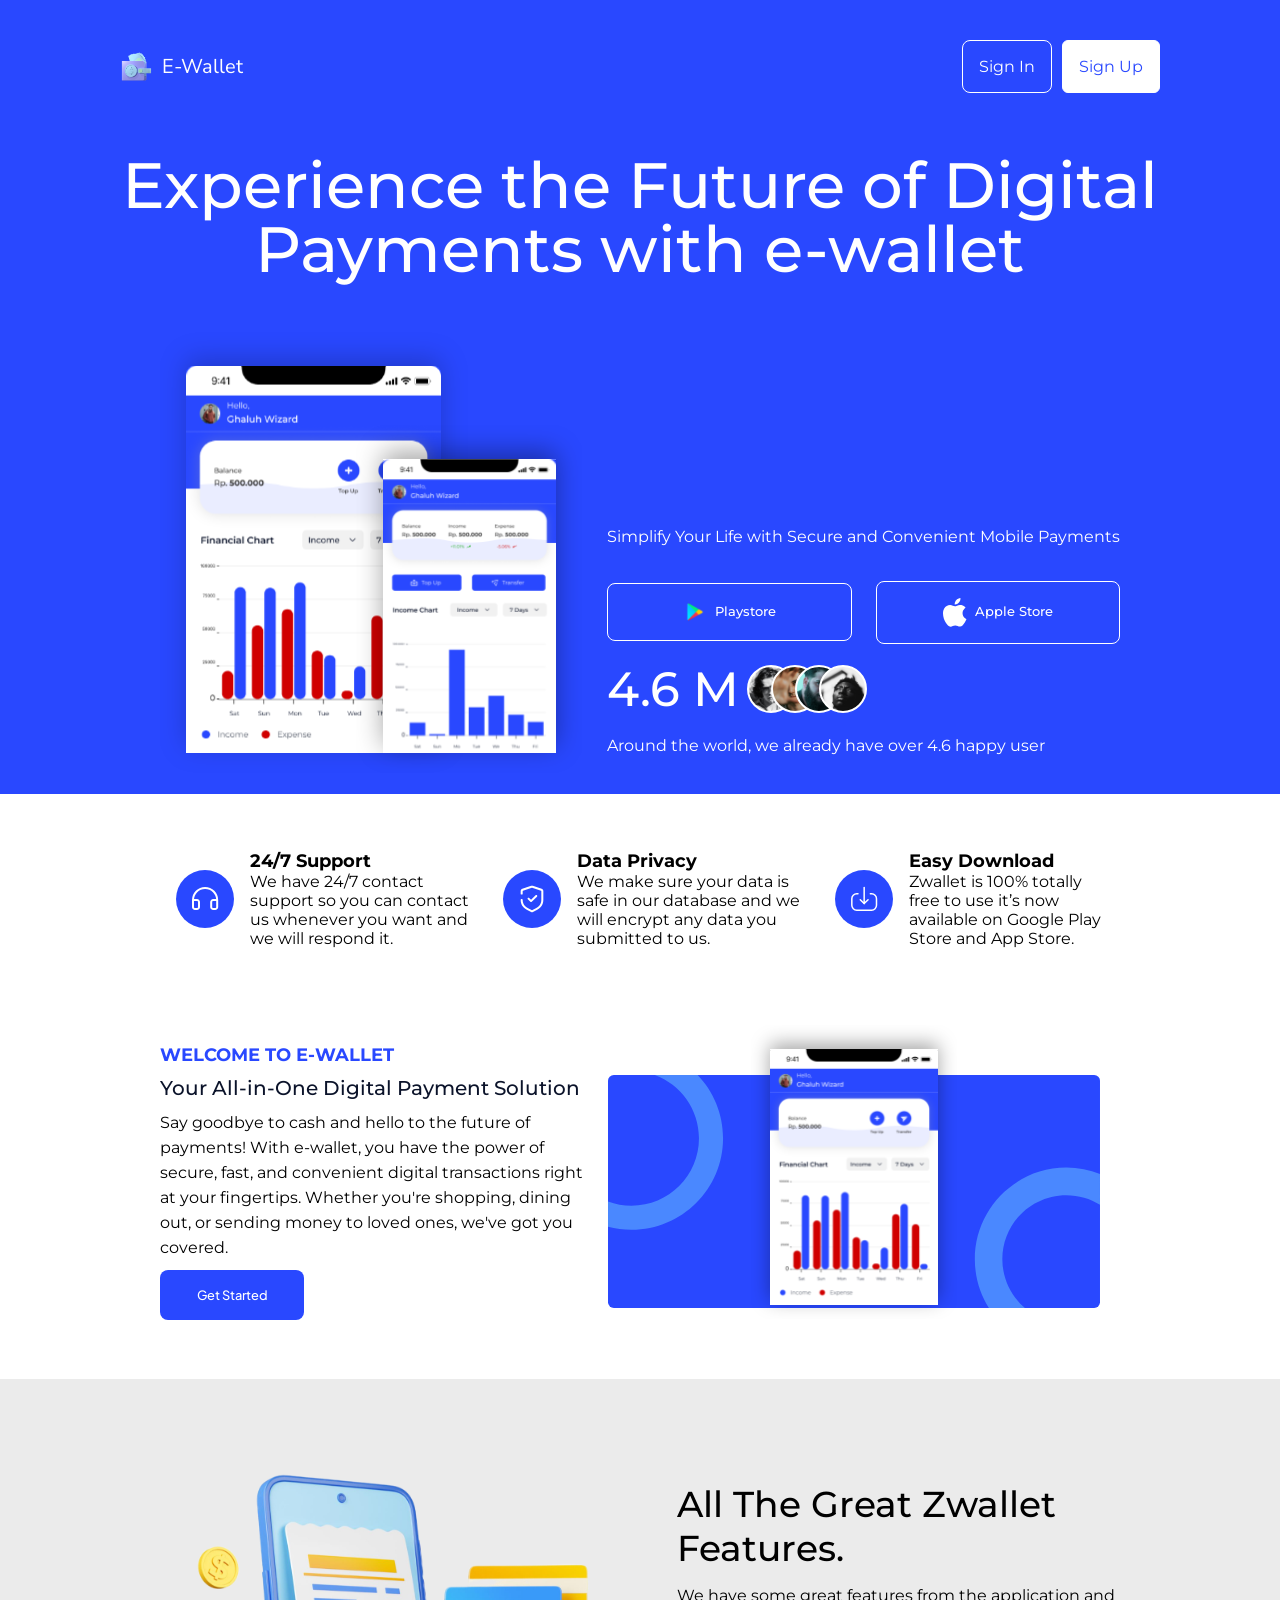
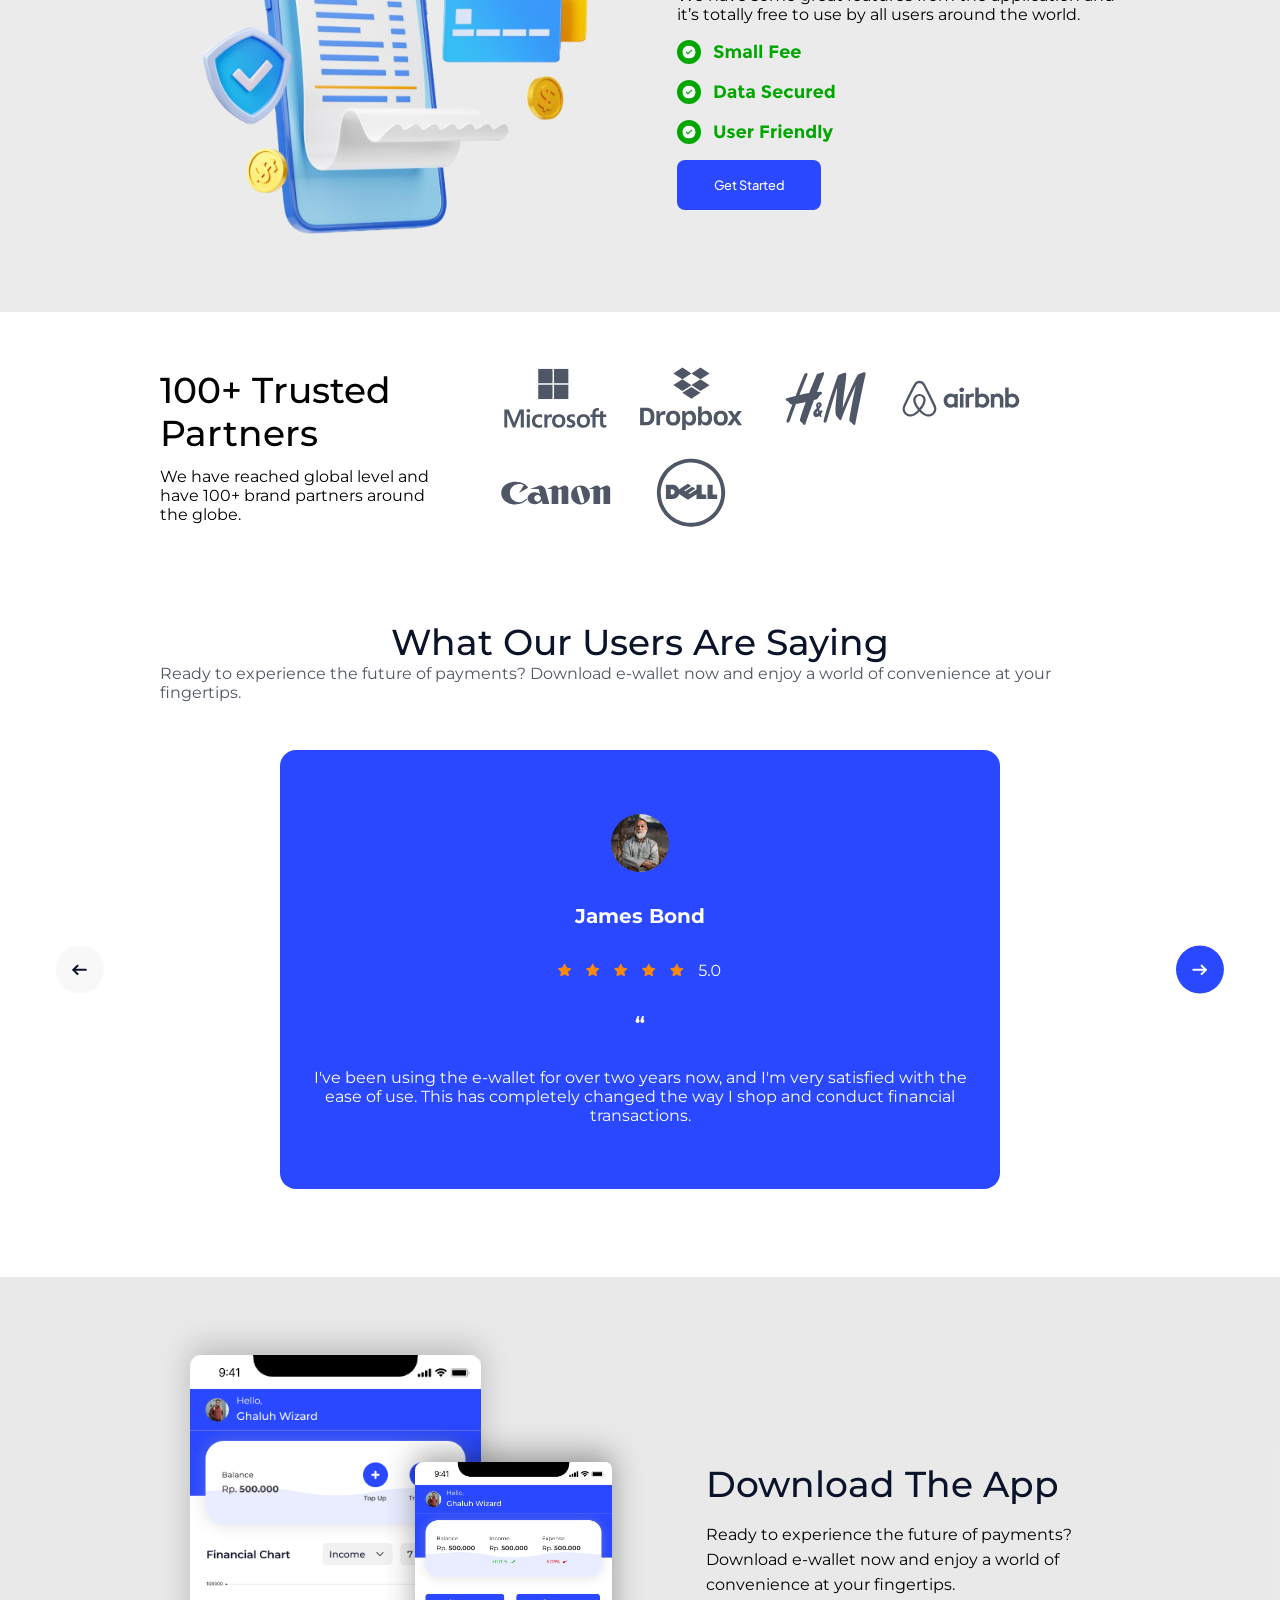
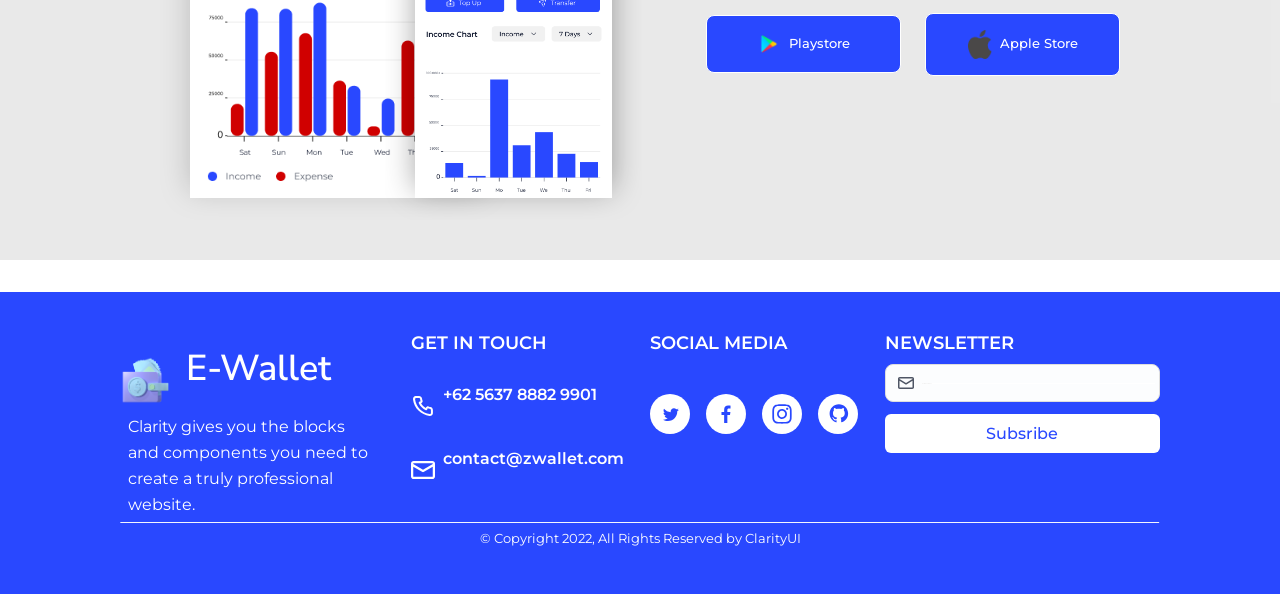
<file: index.html>
<!doctype html>
<html lang="en">
  <head>
    <meta charset="UTF-8" />
    <meta name="viewport" content="width=device-width, initial-scale=1.0" />
    <title>Landing Page V2</title>
    <link rel="preconnect" href="https://fonts.googleapis.com" />
    <link rel="preconnect" href="https://fonts.gstatic.com" crossorigin />
    <link
      href="https://fonts.googleapis.com/css2?family=Montserrat:ital,wght@0,100..900;1,100..900&family=Nunito+Sans:ital,opsz,wght@0,6..12,200..1000;1,6..12,200..1000&family=Plus+Jakarta+Sans:ital,wght@0,200..800;1,200..800&display=swap"
      rel="stylesheet"
    />
    <link rel="stylesheet" href="/style/landingPageV2.css" />
  </head>
  <body>
    <header>
      <nav class="navbar">
        <div class="logo">
          <img class="logo_image" src="../asset/money_wallet.png" alt="logo" />
          <p class="brand">E-Wallet</p>
        </div>

        <div class="btn-nav">
          <button onclick="location.href='../pages/register.html'" class="btn-detail">Sign In</button>
          <button onclick="location.href='../pages/login.html'" class="btn-detail-white">Sign Up</button>
        </div>
      </nav>
    </header>

    <main>
      <section class="hero">
        <div class="title">
          <h1>Experience the Future of Digital Payments with e-wallet</h1>
        </div>
        <div class="description">
          <img src="../asset/Group 1580.svg" alt="dashboard" />
          <div class="user-download">
            <p class="ads">
              Simplify Your Life with Secure and Convenient Mobile Payments
            </p>
            <div class="btn-download">
              <button>
                <img src="../asset/gplay.png" alt="gplay" />
                <p>Playstore</p>
              </button>
              <button>
                <img src="../asset/iconapple.svg" id="apple" alt="apple-store" />
                <p>Apple Store</p>
              </button>
            </div>
            <div class="total-user">
              <h1>4.6 M</h1>
              <img src="../asset/user.svg" alt="user" />
            </div>
            <p class="ads">
              Around the world, we already have over 4.6 happy user
            </p>
          </div>
        </div>
      </section>

      <section class="hero-1">
        <div class="feature-detail">
          <img src="../asset/Group 1307.svg" alt="icon-headphone" />
          <div class="content">
            <h3>24/7 Support</h3>
            <p>
              We have 24/7 contact support so you can contact us whenever you
              want and we will respond it.
            </p>
          </div>
        </div>
        <div class="feature-detail">
          <img src="../asset/Group 1307 (1).svg" alt="icon-shield" />
          <div class="content">
            <h3>Data Privacy</h3>
            <p>
              We make sure your data is safe in our database and we will encrypt
              any data you submitted to us.
            </p>
          </div>
        </div>
        <div class="feature-detail">
          <img src="../asset/Group 1307 (2).svg" alt="icon-download" />
          <div class="content">
            <h3>Easy Download</h3>
            <p>
              Zwallet is 100% totally free to use it’s now available on Google
              Play Store and App Store.
            </p>
          </div>
        </div>
      </section>

      <section class="hero-2">
        <div class="intro-detail">
          <h3>WELCOME TO E-WALLET</h3>
          <h1>Your All-in-One Digital Payment Solution</h1>
          <p>
            Say goodbye to cash and hello to the future of payments! With
            e-wallet, you have the power of secure, fast, and convenient digital
            transactions right at your fingertips. Whether you're shopping,
            dining out, or sending money to loved ones, we've got you covered.
          </p>
          <button onclick="location.href='../pages/login.html'">Get Started</button>
        </div>

        <div class="image">
          <img class="bg" src="../asset/Group 1308.svg" alt="bg" />
          <img
            class="mobile"
            src="../asset/Mobile - Dashboard V2.svg"
            alt="image-phone"
          />
        </div>
      </section>

      <section class="hero-3">
        <div class="benefit">
          <img
            src="../asset/online-payment-security-concept-3d-phone-bill 1.svg"
            alt="image"
          />
          <div class="benefit-detail">
            <h1>All The Great Zwallet Features.</h1>
            <p>
              We have some great features from the application and it’s totally
              free to use by all users around the world.
            </p>
            <img class="img1" src="../asset/Frame 57.svg" alt="small-fee" />
            <img class="img2" src="../asset/Frame 58.svg" alt="data-secure" />
            <img class="img3" src="../asset/Frame 59.svg" alt="user-friendly" />
            <button onclick="location.href='../pages/login.html'">Get Started</button>
          </div>
        </div>
      </section>

      <section class="hero-4">
        <div class="partners">
          <h2>100+ Trusted Partners</h2>
          <p>
            We have reached global level and have 100+ brand partners around the
            globe.
          </p>
        </div>
        <div class="brand-support">
          <img src="../asset/Group 21.svg" alt="icon-microsoft" />
          <img src="../asset/Group 22.svg" alt="icon-dropbox" />
          <img src="../asset/Group 23.svg" alt="icon-hm" />
          <img src="../asset/Group 16.svg" alt="icon-airbnb" />
          <img src="../asset/Group 17.svg" alt="icon-canon" />
          <img src="../asset/Group 18.svg" alt="icon-dell" />
        </div>
      </section>

      <section class="hero-5">
        <h2>What Our Users Are Saying</h2>
        <p>
          Ready to experience the future of payments? Download e-wallet now and
          enjoy a world of convenience at your fingertips.
        </p>
        <div class="testimoni">
          <img src="../asset/Group 1305.svg" class="arrow" alt="left-arrow" />
          <div class="box-testimoni">
            <img src="../asset/james.svg" class="profil" alt="james" />
            <h3>James Bond</h3>
            <img src="../asset/Frame 41 white.svg"  class="star" alt="rating" />
            <h3>“</h3>
            <p>
              I've been using the e-wallet for over two years now, and I'm very satisfied with the ease of use. This has completely changed the way I shop and conduct financial transactions.
            </p>
          </div>
          <img src="../asset/Group 1304.svg" class="arrow" alt="right-arrow">
        </div>
      </section>

      <section class="hero-6">
        <img src="../asset/Group 1580.svg" alt="mobile-dashboard">

        <div class="download">
          <h1>Download The App</h1>
          <p>Ready to experience the future of payments? Download e-wallet now and enjoy a world of convenience at your fingertips.</p>
          <div class="btn-download">
              <button>
                <img src="../asset/gplay.png" alt="gplay" />
                <p>Playstore</p>
              </button>
              <button>
                <img src="../asset/icon.png" alt="apple-store" />
                <p>Apple Store</p>
              </button>
          </div>
        </div>
      </section>
    </main>

    <footer>
      <div class="footer-desc">
        <div class="detail-brand">
          <div class="logo-footer">
            <img src="../asset/money_wallet.png" alt="logo" />
            <p>E-Wallet</p>
          </div>
          <p>
            Clarity gives you the blocks and components you need to create a
            truly professional website.
          </p>
        </div>

        <div class="contact">
          <h2>GET IN TOUCH</h2>
          <div class="phone">
            <img src="../asset/u_phone.svg" alt="phone" />
            <p>+62 5637 8882 9901</p>
          </div>
          <div class="mail">
            <img src="../asset/mail.svg" alt="mail" />
            <p>contact@zwallet.com</p>
          </div>
        </div>
        <div class="sosmed">
          <h2>SOCIAL MEDIA</h2>
          <div class="sosmed-icon">
            <img src="../asset/twt.svg" alt="twitter" />
            <img src="../asset/2.svg" alt="fb" />
            <img src="../asset/3.svg" alt="ig" />
            <img src="../asset/4.svg" alt="github" />
          </div>
        </div>
        <form>
          <label for="email-footer">NEWSLETTER</label>
          <div class="input-box">
            <img src="../asset/Vector.svg" alt="icon_email" />
            <input type="email" id="email" placeholder="Enter Your Email" />
          </div>
          <button>Subsribe</button>
        </form>
      </div>
      <img src="../asset/Line 63.svg" alt="line">
      <p>© Copyright 2022, All Rights Reserved by ClarityUI</p>
    </footer>
  </body>
</html>
</file>
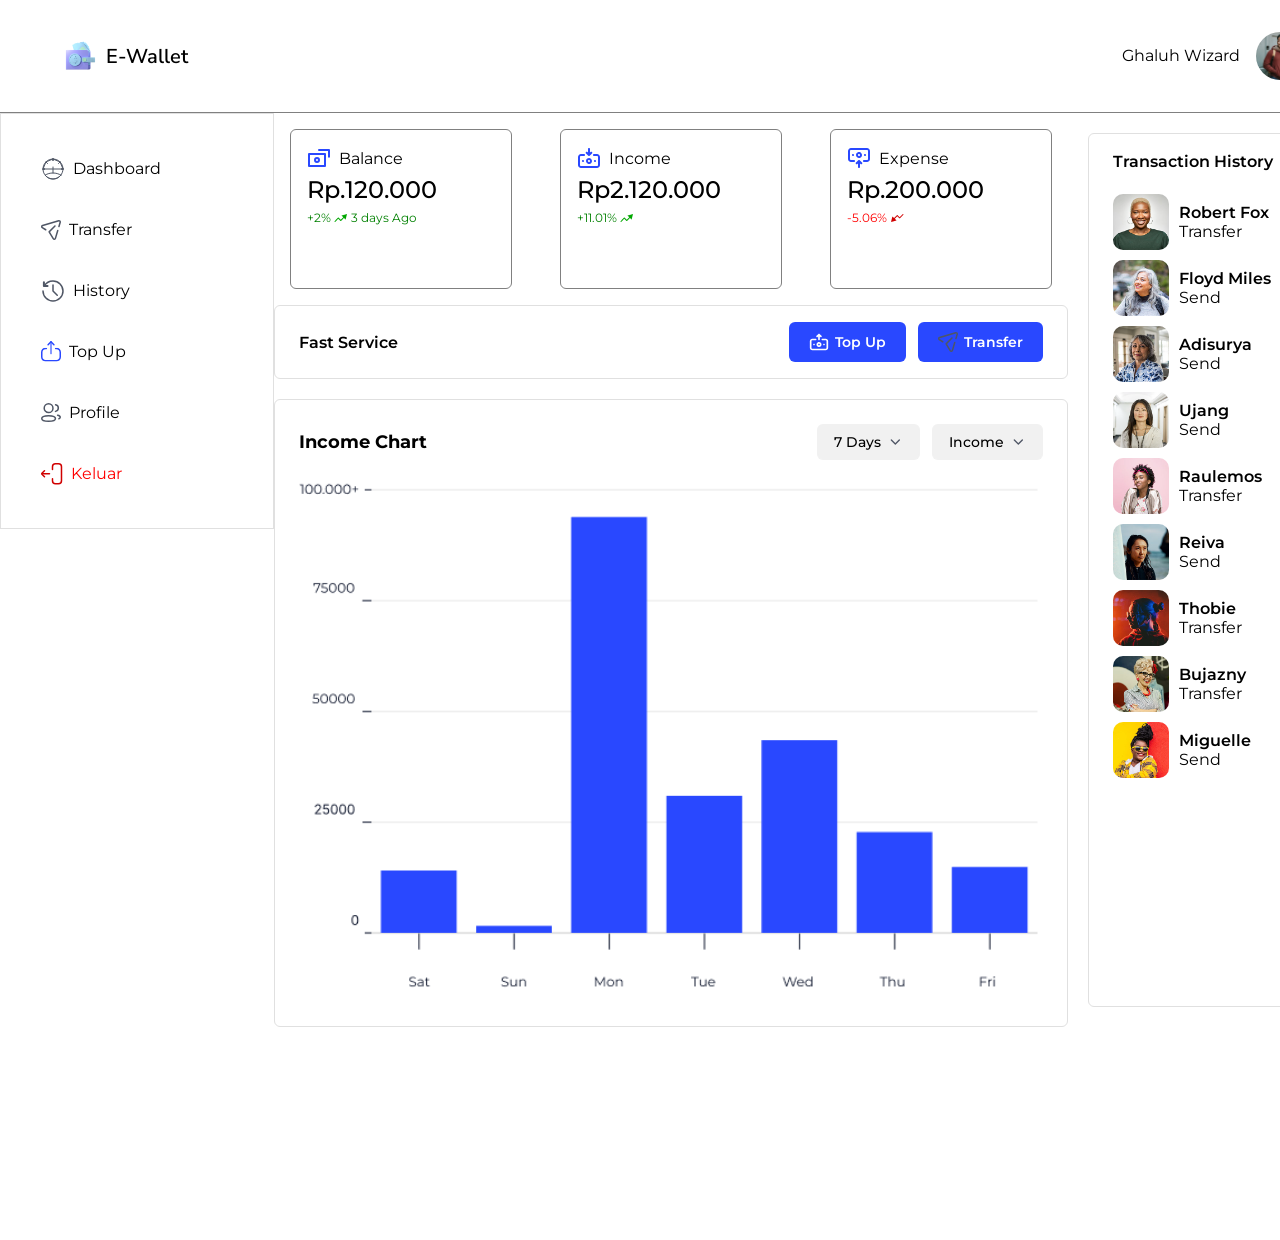
<file: pages/dashboardV1.html>
<!doctype html>
<html lang="en">
  <head>
    <meta charset="UTF-8" />
    <meta name="viewport" content="width=device-width, initial-scale=1.0" />
    <title>Dashboard V1</title>
    <link rel="preconnect" href="https://fonts.googleapis.com" />
    <link rel="preconnect" href="https://fonts.gstatic.com" crossorigin />
    <link
      href="https://fonts.googleapis.com/css2?family=Montserrat:ital,wght@0,100..900;1,100..900&family=Nunito+Sans:ital,opsz,wght@0,6..12,200..1000;1,6..12,200..1000&family=Plus+Jakarta+Sans:ital,wght@0,200..800;1,200..800&display=swap"
      rel="stylesheet"
    />
    <link rel="stylesheet" href="../style/dashboardV1.css" />
  </head>
  <body>
    <header>
      <div class="logo">
        <img class="logo_image" src="../asset/money_wallet.png" alt="logo" />
        <p class="brand">E-Wallet</p>
      </div>

      <div class="profil">
        <p class="name">Ghaluh Wizard</p>
        <img src="../asset/Ellipse 185.svg" class="pp" alt="photo" />
        <img src="../asset/down.svg" alt="dropdown" />
      </div>
    </header>

    <main>
      <section class="hero">
        <div class="menu">
          <button>
            <img src="../asset/dashboard-two (1).svg" alt="dashboard" />
            <p>Dashboard</p>
          </button>
          <button>
            <img src="../asset/Send.svg" alt="transfer" />
            <p>Transfer</p>
          </button>
          <button>
            <img src="../asset/history.svg" alt="history" />
            <p>History</p>
          </button>
          <button>
            <img src="../asset/Upload.svg" alt="top Up" />
            <p>Top Up</p>
          </button>
          <button>
            <img src="../asset/2 User.svg" alt="profile" />
            <p>Profile</p>
          </button>
          <button class="exit">
            <img src="../asset/Icon.svg" alt="Exit" />
            <p>Keluar</p>
          </button>
        </div>
      </section>

      <section class="hero-1">
        <div class="information">
          <div class="box-information">
            <div class="head">
              <img src="../asset/balance.svg" alt="balance" />
              <p>Balance</p>
            </div>
            <h3>Rp.120.000</h3>
            <div class="tail">
              <p>+2%</p>
              <img src="../asset/ArrowRise-s.png" alt="arrow-rise" />
              <p>3 days Ago</p>
            </div>
          </div>
          <div class="box-information">
            <div class="head">
              <img src="../asset/u_money-withdraw.svg" alt="income" />
              <p>Income</p>
            </div>
            <h3>Rp2.120.000</h3>
            <div class="tail">
              <p>+11.01%</p>
              <img src="../asset/ArrowRise-s.png" alt="arrow-rise" />
            </div>
          </div>
          <div class="box-information">
            <div class="head">
              <img src="../asset/u_money-withdraw (1).svg" alt="expense" />
              <p>Expense</p>
            </div>
            <h3>Rp.200.000</h3>
            <div class="tail">
              <p class="minus">-5.06%</p>
              <img src="../asset/ArrowRise-red.svg" alt="arrow-rise" />
            </div>
          </div>
        </div>

        <div class="service">
          <h3>Fast Service</h3>
          <div class="btn-service">
            <button>
              <img src="../asset/u_money-insert.svg" alt="insert" />
              <p>Top Up</p>
            </button>
            <button>
              <img src="../asset/Send.svg" alt="send" />
              <p>Transfer</p>
            </button>
          </div>
        </div>

        <div class="income">
          <div class="head-income">
            <h3>Income Chart</h3>
            <button>
              <p>7 Days</p>
              <img src="../asset/down.svg" alt="down" />
            </button>
            <button>
              <p>Income</p>
              <img src="../asset/down.svg" alt="down" />
            </button>
          </div>
          <div class="bar-chart">
            <img src="/asset/Chart.png" alt="chart" />
          </div>
        </div>
      </section>

      <section class="hero-2">
        <div class="head-history">
          <h3>Transaction History</h3>
          <p>See All</p>
        </div>

        <div class="history">
          <img src="../asset/1.svg" alt="profil" />
          <div class="status">
            <h3>Robert Fox</h3>
            <p>Transfer</p>
          </div>
          <h3 class="in">+Rp50.000</h3>
        </div>
        <div class="history">
          <img src="../asset/1-1.svg" alt="profil" />
          <div class="status">
            <h3>Floyd Miles</h3>
            <p>Send</p>
          </div>
          <h3 class="out">-Rp50.000</h3>
        </div>
        <div class="history">
          <img src="../asset/1-2.svg" alt="profil" />
          <div class="status">
            <h3>Adisurya</h3>
            <p>Send</p>
          </div>
          <h3 class="out">-Rp50.000</h3>
        </div>
        <div class="history">
          <img src="../asset/1-3.svg" alt="profil" />
          <div class="status">
            <h3>Ujang</h3>
            <p>Send</p>
          </div>
          <h3 class="out">-Rp50.000</h3>
        </div>
        <div class="history">
          <img src="../asset/1-4.svg" alt="profil" />
          <div class="status">
            <h3>Raulemos</h3>
            <p>Transfer</p>
          </div>
          <h3 class="in">+Rp50.000</h3>
        </div>
        <div class="history">
          <img src="../asset/1-5.svg" alt="profil" />
          <div class="status">
            <h3>Reiva    </h3>
            <p>Send</p>
          </div>
          <h3 class="out">-Rp50.000</h3>
        </div>
        <div class="history">
          <img src="../asset/1-6.svg" alt="profil" />
          <div class="status">
            <h3>Thobie</h3>
            <p>Transfer</p>
          </div>
          <h3 class="in">+Rp50.000</h3>
        </div>
        <div class="history">
          <img src="../asset/1-7.svg" alt="profil" />
          <div class="status">
            <h3>Bujazny</h3>
            <p>Transfer</p>
          </div>
          <h3 class="in">+Rp50.000</h3>
        </div>
        <div class="history">
          <img src="../asset/1-8.svg" alt="profil" />
          <div class="status">
            <h3>Miguelle</h3>
            <p>Send</p>
          </div>
          <h3 class="out">-Rp50.000</h3>
        </div>
      </section>
    </main>
  </body>
</html>
</file>
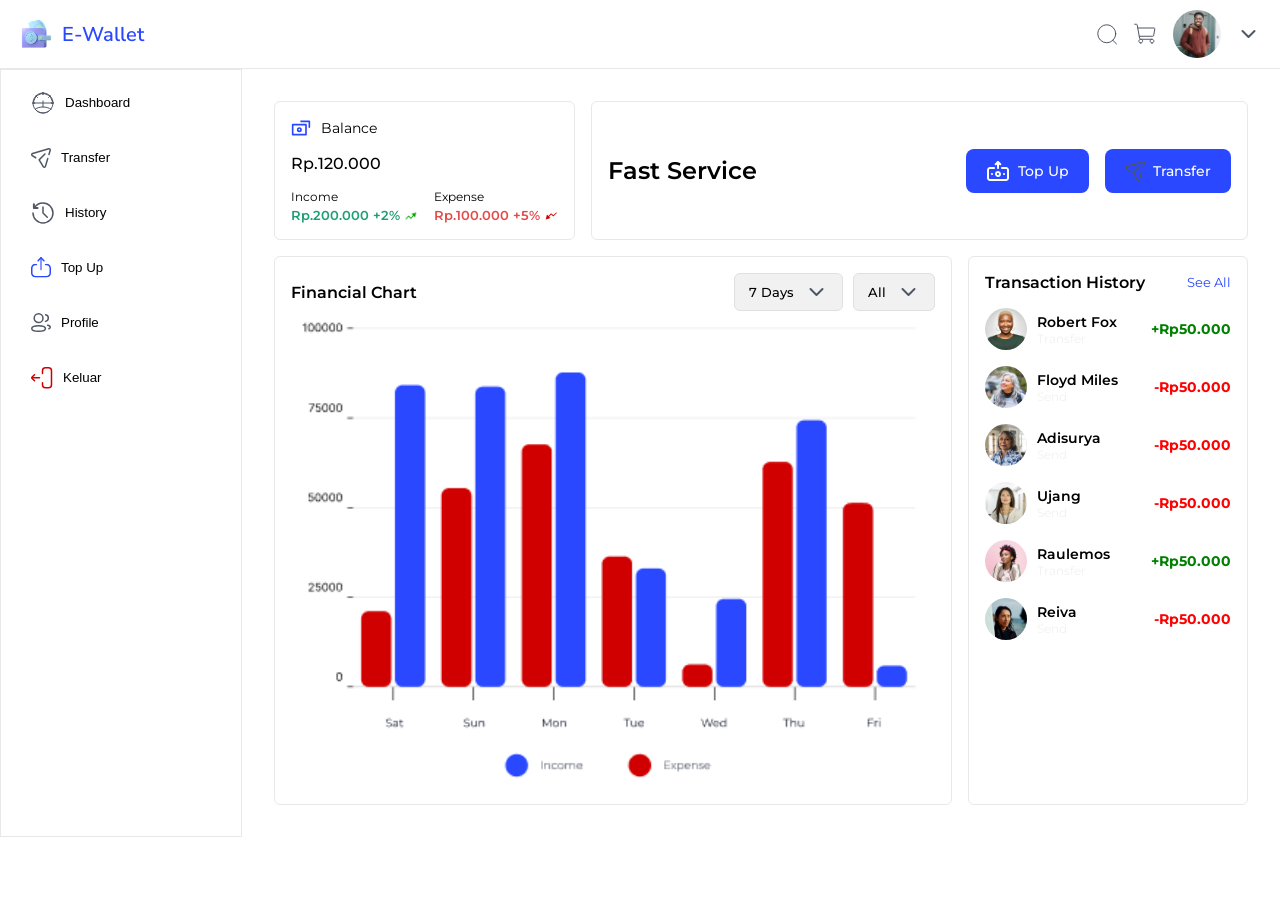
<file: pages/dashboardV2.html>
<!doctype html>
<html lang="en">
  <head>
    <meta charset="UTF-8" />
    <meta name="viewport" content="width=device-width, initial-scale=1.0" />
    <title>Dashbaord V2</title>
    <link rel="preconnect" href="https://fonts.googleapis.com" />
    <link rel="preconnect" href="https://fonts.gstatic.com" crossorigin />
    <link
      href="https://fonts.googleapis.com/css2?family=Montserrat:ital,wght@0,100..900;1,100..900&family=Nunito+Sans:ital,opsz,wght@0,6..12,200..1000;1,6..12,200..1000&family=Plus+Jakarta+Sans:ital,wght@0,200..800;1,200..800&display=swap"
      rel="stylesheet"
    />
    <link rel="stylesheet" href="../style/dashboardV2.css" />
  </head>
  <body>
    <header>
      <div class="logo">
        <img class="logo_image" src="../asset/money_wallet.png" alt="logo" />
        <p class="brand">E-Wallet</p>
      </div>

      <div class="profil">
        <img src="../asset/Search.svg" alt="search" />
        <img src="../asset/ShoppingCart.svg" alt="cart" />
        <img src="../asset/Ellipse 185.svg" class="pp" alt="photo" />
        <img src="../asset/down.svg" alt="dropdown" />
      </div>
    </header>

    <div class="layout">
      <aside class="menu-bar">
        <button onclick="location.href='../pages/dashboardV2.html'">
          <img src="../asset/dashboard-two (1).svg" alt="dashboard" />
          <p>Dashboard</p>
        </button>
        <button onclick="location.href='../pages/transfer.html'">
          <img src="../asset/Send.svg" alt="transfer" />
          <p>Transfer</p>
        </button>
        <button onclick="location.href='../pages/history.html'">
          <img src="../asset/history.svg" alt="history" />
          <p>History</p>
        </button>
        <button onclick="location.href='../pages/topUp.html'">
          <img src="../asset/Upload.svg" alt="top Up" />
          <p>Top Up</p>
        </button>
        <button onclick="location.href='../pages/editProfileNext.html'">
          <img src="../asset/2 User.svg" alt="profile" />
          <p>Profile</p>
        </button>
        <button class="exit">
          <img src="../asset/Icon.svg" alt="Exit" />
          <p>Keluar</p>
        </button>
      </aside>

      <main class="content">
        <section class="top-content">
          <div class="information">
            <div class="box-information">
              <div class="head">
                <img src="../asset/balance.svg" alt="balance" />
                <p>Balance</p>
              </div>
              <h3>Rp.120.000</h3>
              <div class="tail">
                <div class="add">
                  <h4>Income</h4>
                  <div class="more">
                    <p class="in">Rp.200.000 +2%</p>
                    <img src="../asset/ArrowRise-s.png" alt="arrow" />
                  </div>
                </div>
                <div class="add">
                  <h4>Expense</h4>
                  <div class="more">
                    <p class="out-1">Rp.100.000 +5%</p>
                    <img src="../asset/ArrowRise-red.svg" alt="arrow" />
                  </div>
                </div>
              </div>
            </div>
            <div class="service-1">
              <h3>Fast Service</h3>
              <div class="btn-service">
                <button>
                  <img src="../asset/u_money-insert.svg" alt="insert" />
                  <p>Top Up</p>
                </button>
                <button>
                  <img src="../asset/Send.svg" alt="send" />
                  <p>Transfer</p>
                </button>
              </div>
            </div>
          </div>
        </section>

        <section class="bottom-content">
          <div class="box-chart">
            <div class="chart-header">
              <h3>Financial Chart</h3>
              <div class="chart-filters">
                <button class="chip">
                  7 Days <img src="../asset/down.svg" alt="down" />
                </button>
                <button class="chip">
                  All <img src="../asset/down.svg" alt="down" />
                </button>
              </div>
            </div>

            <div class="bar-chart">
              <img src="../asset/sc-chart.png" alt="chart" />
            </div>
          </div>
        </section>

        <section class="hero-2">
          <div class="head-history">
            <h3>Transaction History</h3>
            <p>See All</p>
          </div>

          <div class="history">
            <img src="../asset/1.svg" alt="profil" />
            <div class="status">
              <h3>Robert Fox</h3>
              <p>Transfer</p>
            </div>
            <h3 class="in">+Rp50.000</h3>
          </div>
          <div class="history">
            <img src="../asset/1-1.svg" alt="profil" />
            <div class="status">
              <h3>Floyd Miles</h3>
              <p>Send</p>
            </div>
            <h3 class="out">-Rp50.000</h3>
          </div>
          <div class="history">
            <img src="../asset/1-2.svg" alt="profil" />
            <div class="status">
              <h3>Adisurya</h3>
              <p>Send</p>
            </div>
            <h3 class="out">-Rp50.000</h3>
          </div>
          <div class="history">
            <img src="../asset/1-3.svg" alt="profil" />
            <div class="status">
              <h3>Ujang</h3>
              <p>Send</p>
            </div>
            <h3 class="out">-Rp50.000</h3>
          </div>
          <div class="history">
            <img src="../asset/1-4.svg" alt="profil" />
            <div class="status">
              <h3>Raulemos</h3>
              <p>Transfer</p>
            </div>
            <h3 class="in">+Rp50.000</h3>
          </div>
          <div class="history">
            <img src="../asset/1-5.svg" alt="profil" />
            <div class="status">
              <h3>Reiva</h3>
              <p>Send</p>
            </div>
            <h3 class="out">-Rp50.000</h3>
          </div>
        </section>
      </main>
    </div>
  </body>
</html>
</file>
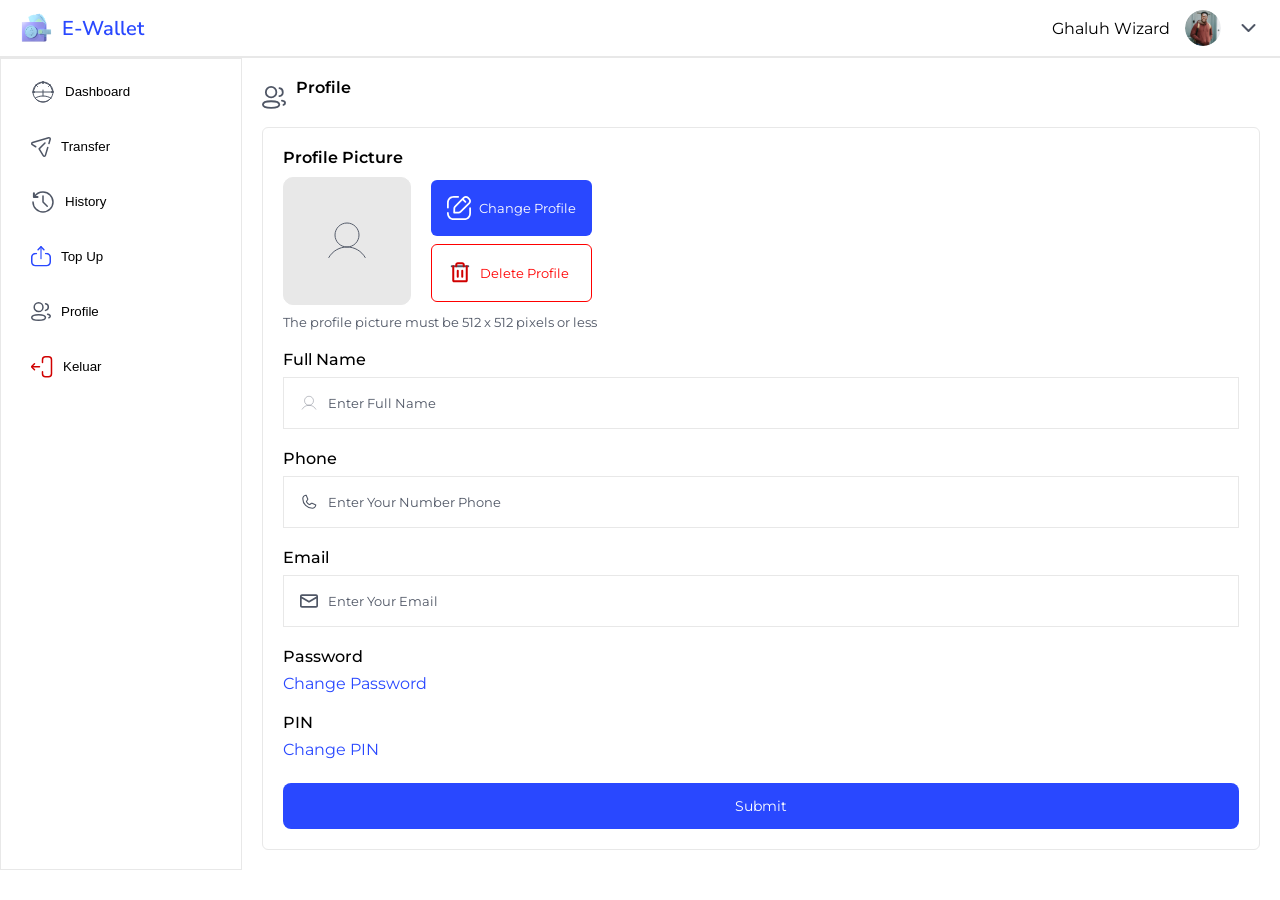
<file: pages/editProfile.html>
<!doctype html>
<html lang="en">
  <head>
    <meta charset="UTF-8" />
    <meta name="viewport" content="width=device-width, initial-scale=1.0" />
    <title>Edit Profile</title>
    <link rel="preconnect" href="https://fonts.googleapis.com" />
    <link rel="preconnect" href="https://fonts.gstatic.com" crossorigin />
    <link
      href="https://fonts.googleapis.com/css2?family=Montserrat:ital,wght@0,100..900;1,100..900&family=Nunito+Sans:ital,opsz,wght@0,6..12,200..1000;1,6..12,200..1000&family=Plus+Jakarta+Sans:ital,wght@0,200..800;1,200..800&display=swap"
      rel="stylesheet"
    />
    <link rel="stylesheet" href="/style/editProfile.css" />
  </head>
  <body>
    <header>
      <div class="logo">
        <img class="logo_image" src="../asset/money_wallet.png" alt="logo" />
        <p class="brand">E-Wallet</p>
      </div>
      <div class="profil">
        <p>Ghaluh Wizard</p>
        <img class="avatar" src="../asset/Ellipse 185.svg" alt="photo" />
        <img src="../asset/down.svg" alt="dropdown" />
      </div>
    </header>

    <div class="layout">
      <aside class="menu-bar">
        <button onclick="location.href='../pages/dashboardV2.html'">
          <img src="../asset/dashboard-two (1).svg" alt="dashboard" />
          <p>Dashboard</p>
        </button>
        <button onclick="location.href='../pages/transfer.html'">
          <img src="../asset/Send.svg" alt="transfer" />
          <p>Transfer</p>
        </button>
        <button onclick="location.href='../pages/history.html'">
          <img src="../asset/history.svg" alt="history" />
          <p>History</p>
        </button>
        <button onclick="location.href='../pages/topUp.html'">
          <img src="../asset/Upload.svg" alt="top Up" />
          <p>Top Up</p>
        </button>
        <button onclick="location.href='../pages/editProfileNext.html'">
          <img src="../asset/2 User.svg" alt="profile" />
          <p>Profile</p>
        </button>
        <button class="exit">
          <img src="../asset/Icon.svg" alt="Exit" />
          <p>Keluar</p>
        </button>
      </aside>

      <main class="content">
        <div class="page-title">
          <img src="/asset/2 User.svg" alt="icon-profile" />
          <p>Profile</p>
        </div>

        <section class="card-section">
          <div class="profile-picture">
            <h3>Profile Picture</h3>

            <div class="picture-content">
              <div class="picture-preview">
                <img
                  src="../asset/User edit.svg"
                  alt="empty-profile"
                  class="preview-img"
                />
              </div>

              <div class="picture-action">
                <button class="btn-change">
                  <img src="/asset/Edit Square.svg" alt="icon profile" />
                  <span>Change Profile</span>
                </button>
                <button>
                  <img src="/asset/Trash.svg" alt="icon trash" />
                  <span>Delete Profile</span>
                </button>
              </div>
            </div>

            <div class="picture-note">
              <p>The profile picture must be 512 x 512 pixels or less</p>
            </div>
          </div>

          <div class="form-group">
            <label>Full Name</label>
            <div class="input-box">
              <img src="../asset/User edit.svg" alt="name-box" />
              <input type="text" placeholder="Enter Full Name" />
            </div>
          </div>

          <div class="form-group">
            <label>Phone</label>
            <div class="input-box">
              <img src="../asset/Phone.svg" alt="phone-box" />
              <input type="tel" placeholder="Enter Your Number Phone" />
            </div>
          </div>

          <div class="form-group">
            <label>Email</label>
            <div class="input-box">
              <img src="../asset/mail2.svg" alt="mail-box" />
              <input type="email" placeholder="Enter Your Email" />
            </div>
          </div>

          <div class="form-group">
            <label>Password</label>
            <a href="#" class="link-action">Change Password</a>
          </div>

          <div class="form-group">
            <label>PIN</label>
            <a href="#" class="link-action">Change PIN</a>
          </div>

          <button class="btn-submit">Submit</button>
        </section>
      </main>
    </div>
  </body>
</html>
</file>
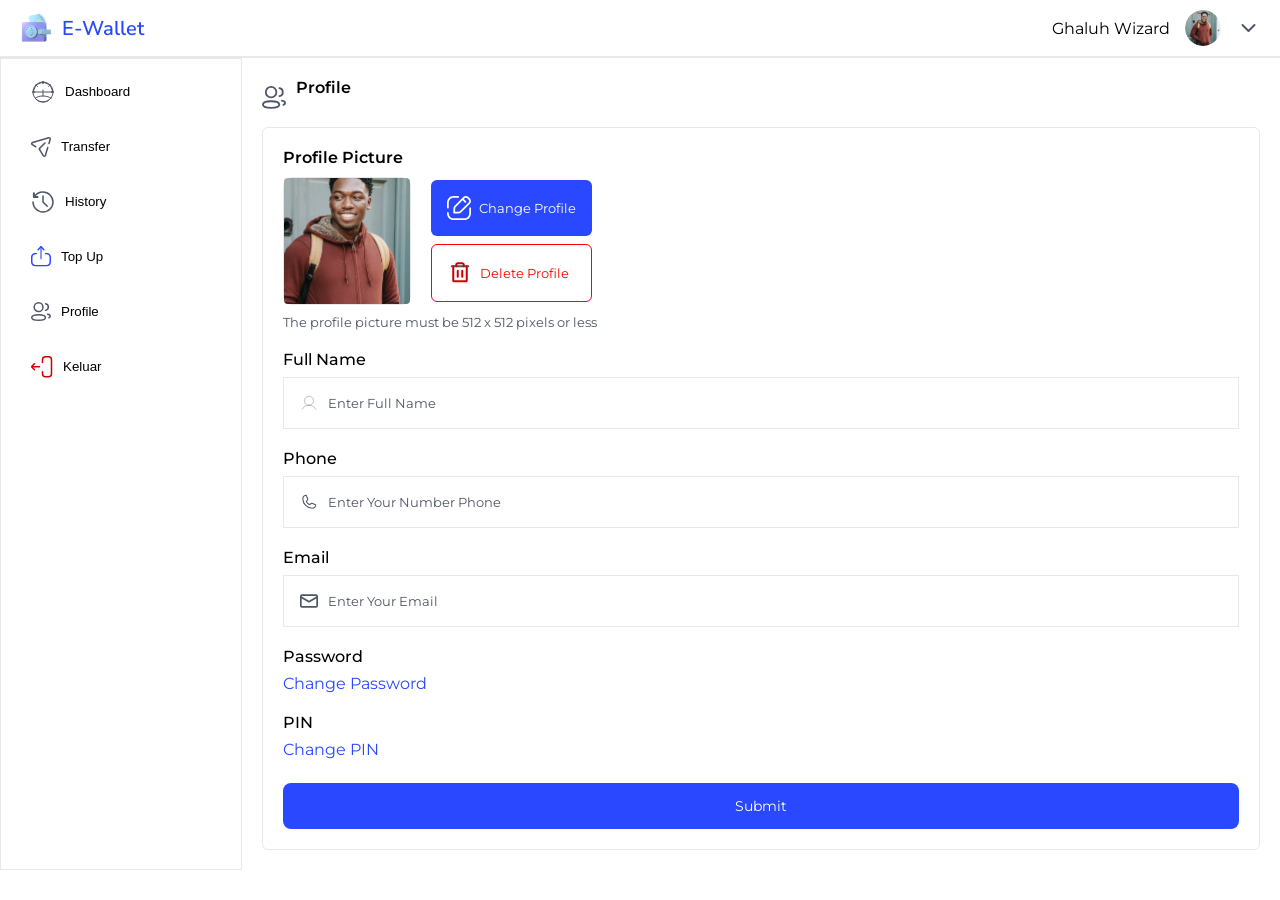
<file: pages/editProfileNext.html>
<!doctype html>
<html lang="en">
  <head>
    <meta charset="UTF-8" />
    <meta name="viewport" content="width=device-width, initial-scale=1.0" />
    <title>Edit Profile Proces</title>
    <link rel="preconnect" href="https://fonts.googleapis.com" />
    <link rel="preconnect" href="https://fonts.gstatic.com" crossorigin />
    <link
      href="https://fonts.googleapis.com/css2?family=Montserrat:ital,wght@0,100..900;1,100..900&family=Nunito+Sans:ital,opsz,wght@0,6..12,200..1000;1,6..12,200..1000&family=Plus+Jakarta+Sans:ital,wght@0,200..800;1,200..800&display=swap"
      rel="stylesheet"
    />
    <link rel="stylesheet" href="/style/editProfileNext.css" />
  </head>
  <body>
    <header>
      <div class="logo">
        <img class="logo_image" src="../asset/money_wallet.png" alt="logo" />
        <p class="brand">E-Wallet</p>
      </div>
      <div class="profil">
        <p>Ghaluh Wizard</p>
        <img class="avatar" src="../asset/Ellipse 185.svg" alt="photo" />
        <img src="../asset/down.svg" alt="dropdown" />
      </div>
    </header>

    <div class="layout">
      <aside class="menu-bar">
        <button onclick="location.href='../pages/dashboardV2.html'">
          <img src="../asset/dashboard-two (1).svg" alt="dashboard" />
          <p>Dashboard</p>
        </button>
        <button onclick="location.href='../pages/transfer.html'">
          <img src="../asset/Send.svg" alt="transfer" />
          <p>Transfer</p>
        </button>
        <button onclick="location.href='../pages/history.html'">
          <img src="../asset/history.svg" alt="history" />
          <p>History</p>
        </button>
        <button onclick="location.href='../pages/topUp.html'">
          <img src="../asset/Upload.svg" alt="top Up" />
          <p>Top Up</p>
        </button>
        <button onclick="location.href='../pages/editProfileNext.html'">
          <img src="../asset/2 User.svg" alt="profile" />
          <p>Profile</p>
        </button>
        <button class="exit">
          <img src="../asset/Icon.svg" alt="Exit" />
          <p>Keluar</p>
        </button>
      </aside>

      <main class="content">
        <div class="page-title">
          <img src="/asset/2 User.svg" alt="icon-profile" />
          <p>Profile</p>
        </div>

        <section class="card-section">
          <div class="profile-picture">
            <h3>Profile Picture</h3>

            <div class="picture-content">
              <div class="picture-preview">
                <img
                  src="../asset/ghaluh.svg"
                  alt="photo-profile"
                  class="preview-img"
                />
              </div>

              <div class="picture-action">
                <button class="btn-change">
                  <img src="/asset/Edit Square.svg" alt="icon profile" />
                  <span>Change Profile</span>
                </button>
                <button>
                  <img src="/asset/Trash.svg" alt="icon trash" />
                  <span>Delete Profile</span>
                </button>
              </div>
            </div>

            <div class="picture-note">
              <p>The profile picture must be 512 x 512 pixels or less</p>
            </div>
          </div>

          <div class="form-group">
            <label>Full Name</label>
            <div class="input-box">
              <img src="../asset/User edit.svg" alt="name-box" />
              <input type="text" placeholder="Enter Full Name" />
            </div>
          </div>

          <div class="form-group">
            <label>Phone</label>
            <div class="input-box">
              <img src="../asset/Phone.svg" alt="phone-box" />
              <input type="tel" placeholder="Enter Your Number Phone" />
            </div>
          </div>

          <div class="form-group">
            <label>Email</label>
            <div class="input-box">
              <img src="../asset/mail2.svg" alt="mail-box" />
              <input type="email" placeholder="Enter Your Email" />
            </div>
          </div>

          <div class="form-group">
            <label>Password</label>
            <a href="#" class="link-action">Change Password</a>
          </div>

          <div class="form-group">
            <label>PIN</label>
            <a href="#" class="link-action">Change PIN</a>
          </div>

          <button class="btn-submit">Submit</button>
        </section>
      </main>
    </div>
  </body>
</html>
</file>
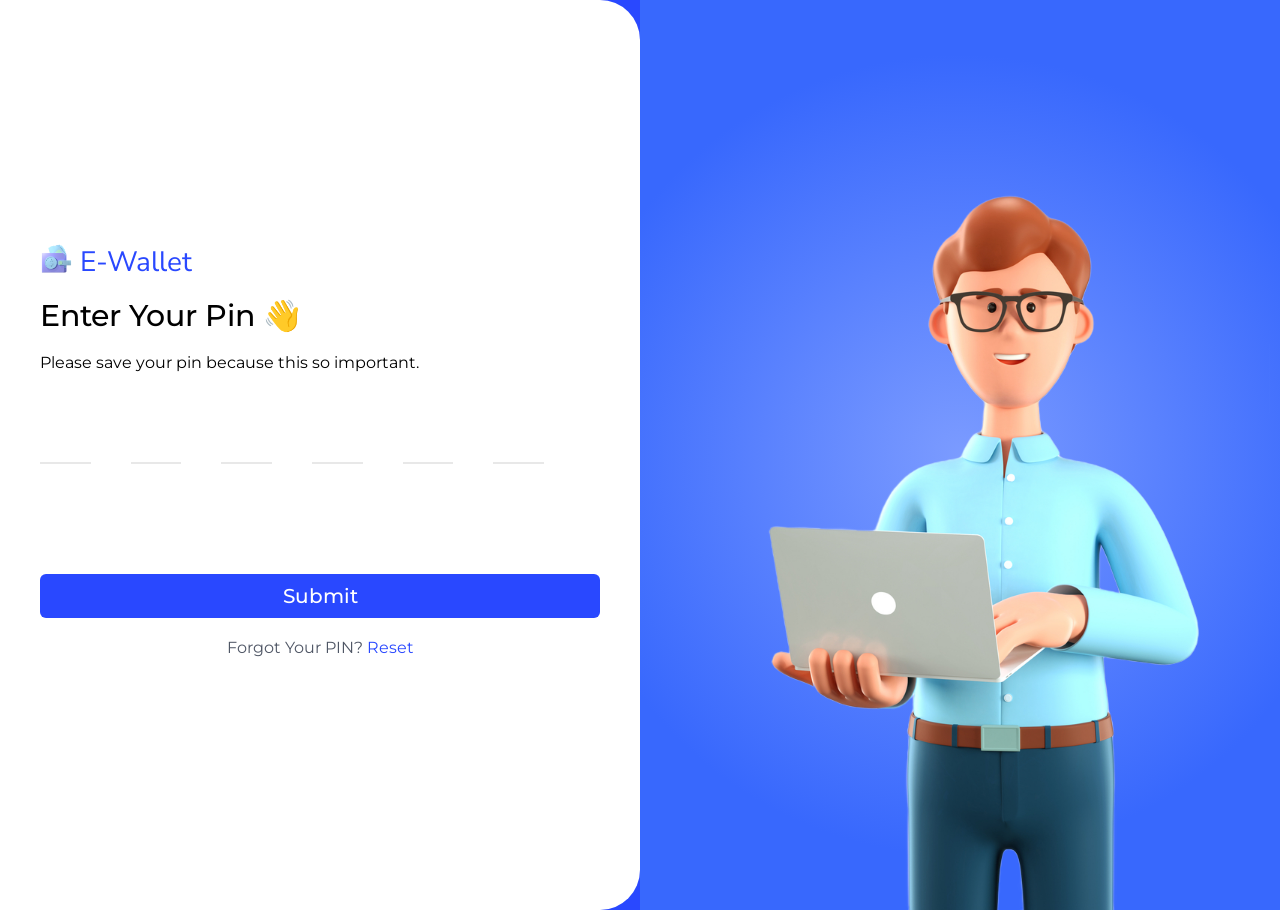
<file: pages/enterPin.html>
<!DOCTYPE html>
<html lang="en">
<head>
    <meta charset="UTF-8">
    <meta name="viewport" content="width=device-width, initial-scale=1.0">
    <title>Enter PIN</title>
    <link rel="preconnect" href="https://fonts.googleapis.com">
    <link rel="preconnect" href="https://fonts.gstatic.com" crossorigin>
    <link href="https://fonts.googleapis.com/css2?family=Montserrat:ital,wght@0,100..900;1,100..900&family=Nunito+Sans:ital,opsz,wght@0,6..12,200..1000;1,6..12,200..1000&display=swap" rel="stylesheet">
    <link rel="stylesheet" href="../style/enterPin.css">
</head>
<body>
    <main class="container">
        <!--bagian kiri-->
        <section class="left">
            <div class="logo">
                <img class="logo_image" src="../asset/money_wallet.png" alt="logo">
                <p class="brand">E-Wallet</p>
            </div>

            <div class="desc">
                <h1 class="desc1">
                   Enter Your Pin 👋
                </h1>
                <p class="desc2">
                    Please save your pin because this so important.     
                </p>
            </div>

            <div class="input-pin">
                <input type="text" inputmode="numeric" maxlength="1" pattern="[0-9]*">
                <input type="text" inputmode="numeric" maxlength="1" pattern="[0-9]*">
                <input type="text" inputmode="numeric" maxlength="1" pattern="[0-9]*">
                <input type="text" inputmode="numeric" maxlength="1" pattern="[0-9]*">
                <input type="text" inputmode="numeric" maxlength="1" pattern="[0-9]*">
                <input type="text" inputmode="numeric" maxlength="1" pattern="[0-9]*">
            </div>

          
           

            <button onclick="location.href='../pages/dashboardV2.html'" class="btn-submit">Submit</button>

            <div class="reset">
                <p>Forgot Your PIN? <a href="#">Reset</a></p>
                
            </div>
        </section>

        <!--bagian kanan-->
        <aside class="illustration">
            <img src="../asset/character.png" alt="illustration">
        </aside>

    </main>
</body>
</html>
</file>
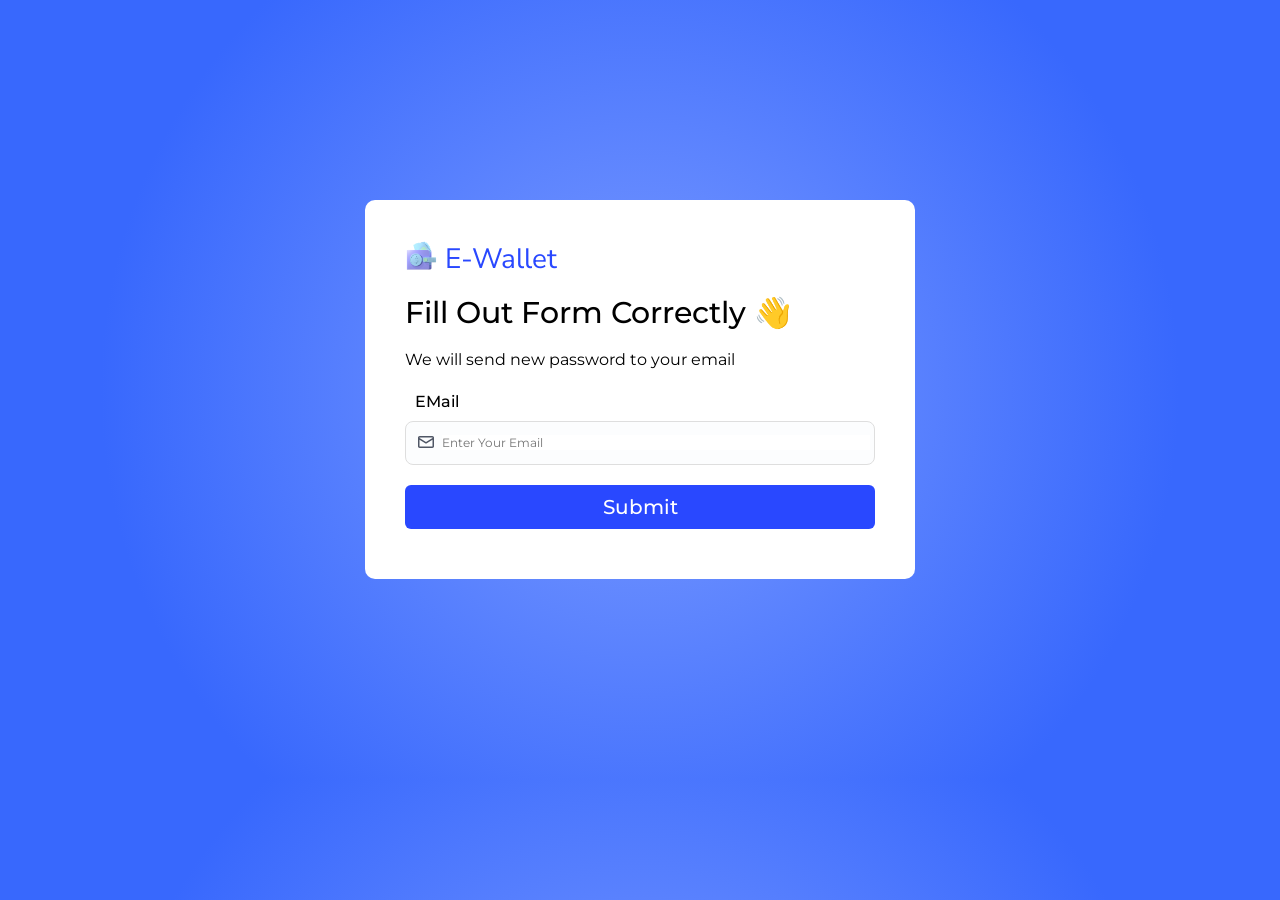
<file: pages/forgotPassword.html>
<!DOCTYPE html>
<html lang="en">
<head>
    <meta charset="UTF-8">
    <meta name="viewport" content="width=device-width, initial-scale=1.0">
    <title>Forgot Password</title>
    <link rel="preconnect" href="https://fonts.googleapis.com">
    <link rel="preconnect" href="https://fonts.gstatic.com" crossorigin>
    <link href="https://fonts.googleapis.com/css2?family=Montserrat:ital,wght@0,100..900;1,100..900&family=Nunito+Sans:ital,opsz,wght@0,6..12,200..1000;1,6..12,200..1000&display=swap" rel="stylesheet">
    <link rel="stylesheet" href="../style/forgotPassword.css">
</head>
<body>
    <main class="container">
        <div class="logo">
             <img class="logo_image" src="../asset/money_wallet.png" alt="logo">
               <p class="brand">E-Wallet</p>
        </div>
        <div class="desc">
                <h1 class="desc1">
                   Fill Out Form Correctly 👋
                </h1>
                <p class="desc2">
                    We will send new password to your email     
                </p>
        </div>

        <form>
                <div class="form-group">
                    <label for="email">EMail</label>
                    <div class="input-box">
                        <span class="icon"><img src="../asset/Vector.svg" alt="icon_email"></span>
                        <input type="email" id="email" placeholder="Enter Your Email">
                    </div>
                </div>
            </form>

             <button class="btn-submit">Submit</button>
    </main>
</body>
</html>
</file>
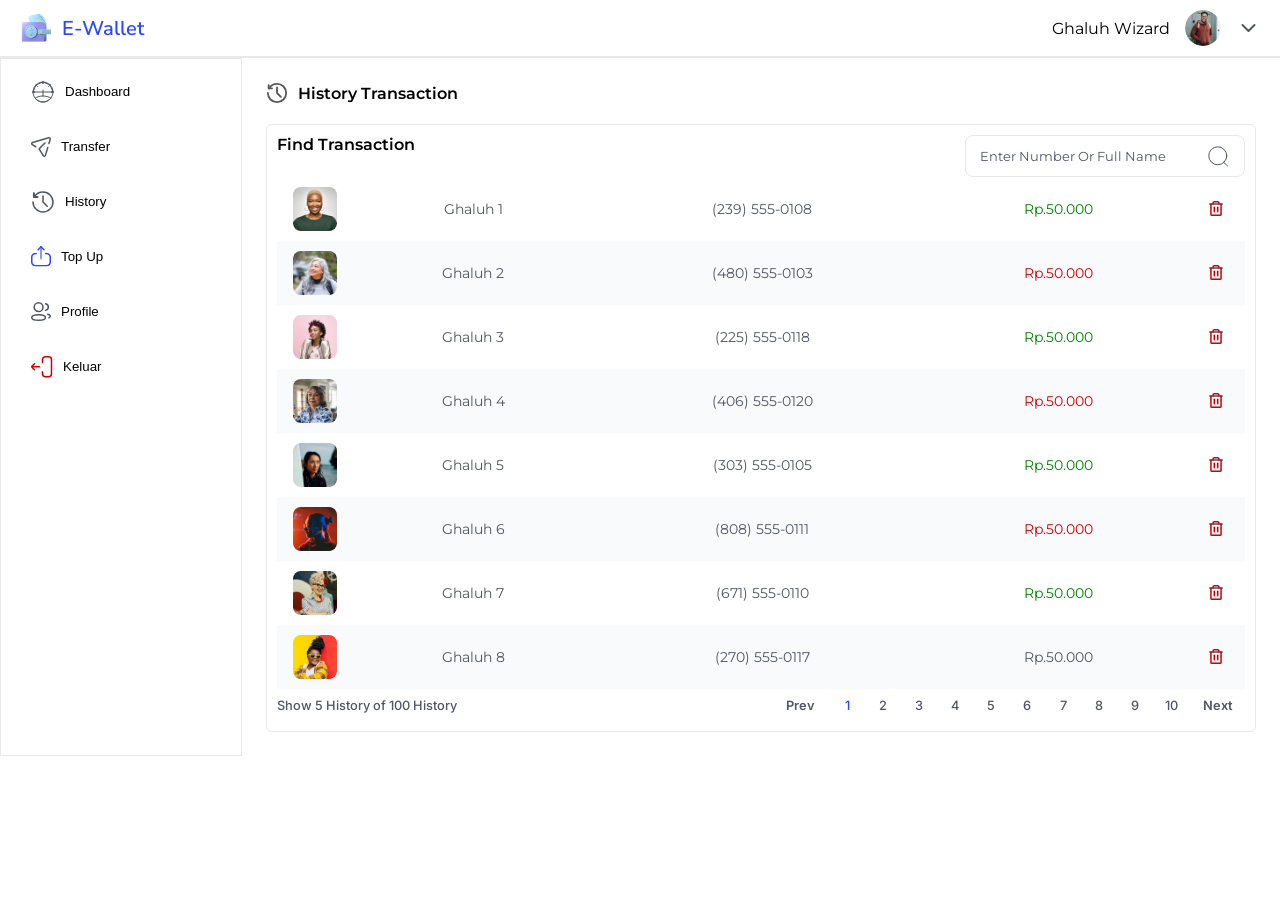
<file: pages/history.html>
<!doctype html>
<html lang="en">
  <head>
    <meta charset="UTF-8" />
    <meta name="viewport" content="width=device-width, initial-scale=1.0" />
    <title>History Transaction</title>
    <link rel="preconnect" href="https://fonts.googleapis.com" />
    <link rel="preconnect" href="https://fonts.gstatic.com" crossorigin />
    <link href="https://fonts.googleapis.com/css2?family=Inter:ital,opsz,wght@0,14..32,100..900;1,14..32,100..900&family=Montserrat:ital,wght@0,100..900;1,100..900&family=Nunito+Sans:ital,opsz,wght@0,6..12,200..1000;1,6..12,200..1000&family=Plus+Jakarta+Sans:ital,wght@0,200..800;1,200..800&display=swap" rel="stylesheet">

    <link rel="stylesheet" href="/style/history.css" />
  </head>
  <body>
    <header>
      <div class="logo">
        <img class="logo_image" src="../asset/money_wallet.png" alt="logo" />
        <p class="brand">E-Wallet</p>
      </div>

      <div class="profil">
       <p>Ghaluh Wizard</p>
        <img class="avatar" src="../asset/Ellipse 185.svg" class="pp" alt="photo" />
        <img src="../asset/down.svg" alt="dropdown" />
      </div>
    </header>

    <div class="layout">
      <aside class="menu-bar">
        <button onclick="location.href='../pages/dashboardV2.html'">
          <img src="../asset/dashboard-two (1).svg" alt="dashboard" />
          <p>Dashboard</p>
        </button>
        <button onclick="location.href='../pages/transfer.html'">
          <img src="../asset/Send.svg" alt="transfer" />
          <p>Transfer</p>
        </button>
        <button onclick="location.href='../pages/history.html'">
          <img src="../asset/history.svg" alt="history" />
          <p>History</p>
        </button>
        <button onclick="location.href='../pages/topUp.html'">
          <img src="../asset/Upload.svg" alt="top Up" />
          <p>Top Up</p>
        </button>
        <button onclick="location.href='../pages/editProfileNext.html'">
          <img src="../asset/2 User.svg" alt="profile" />
          <p>Profile</p>
        </button>
        <button class="exit">
          <img src="../asset/Icon.svg" alt="Exit" />
          <p>Keluar</p>
        </button>
      </aside>

      <main class="content">
        <div class="page-title">
          <img src="/asset/time.svg" alt="icon-history" />
          <p>History Transaction</p>
        </div>

        <section class="card-history">
          <div class="card-history-header">
            <div class="find">
              <h3>Find Transaction</h3>
            </div>
            <div class="search-box">
              <input type="text" placeholder="Enter Number Or Full Name" />
              <img src="/asset/Search.svg" alt="icon-search" />
            </div>
          </div>

          <table class="people-table">
            <tbody>
              <tr>
                <td class="col-avatar">
                  <img src="../asset/1.svg" alt="Ghaluh 1" />
                </td>
                <td class="col-name">Ghaluh 1</td>
                <td class="col-phone">(239) 555-0108</td>
                <td class="col-transaction in">Rp.50.000</td>
                <td class="col-action">
                  <button class="btn-trash">
                    <img src="../asset/Trash.svg" alt="delete" />
                  </button>
                </td>
              </tr>
              <tr class="row-alt">
                <td class="col-avatar">
                  <img src="../asset/1-1.svg" alt="Ghaluh 2" />
                </td>
                <td class="col-name">Ghaluh 2</td>
                <td class="col-phone">(480) 555-0103</td>
               <td class="col-transaction out" >Rp.50.000</td>
                <td class="col-action">
                  <button class="btn-trash">
                    <img src="../asset/Trash.svg" alt="delete" />
                  </button>
                </td>
              </tr>
              <tr>
                <td class="col-avatar">
                  <img src="../asset/1-4.svg" alt="Ghaluh 3" />
                </td>
                <td class="col-name">Ghaluh 3</td>
                <td class="col-phone">(225) 555-0118</td>
                <td class="col-transaction in">Rp.50.000</td>
                <td class="col-action">
                  <button class="btn-trash">
                    <img src="../asset/Trash.svg" alt="delete" />
                  </button>
                </td>
              </tr>
              <tr class="row-alt">
                <td class="col-avatar">
                  <img src="../asset/1-2.svg" alt="Ghaluh 4" />
                </td>
                <td class="col-name">Ghaluh 4</td>
                <td class="col-phone">(406) 555-0120</td>
                <td class="col-transaction out">Rp.50.000</td>
                <td class="col-action">
                  <button class="btn-trash">
                    <img src="../asset/Trash.svg" alt="delete" />
                  </button>
                </td>
              </tr>
              <tr>
                <td class="col-avatar">
                  <img src="../asset/1-5.svg" alt="Ghaluh 5" />
                </td>
                <td class="col-name">Ghaluh 5</td>
                <td class="col-phone">(303) 555-0105</td>
                <td class="col-transaction in">Rp.50.000</td>
                <td class="col-action">
                  <button class="btn-trash">
                    <img src="../asset/Trash.svg" alt="delete" />
                  </button>
                </td>
              </tr>
              <tr class="row-alt">
                <td class="col-avatar">
                  <img src="../asset/1-6.svg" alt="Ghaluh 6" />
                </td>
                <td class="col-name">Ghaluh 6</td>
                <td class="col-phone">(808) 555-0111</td>
                <td class="col-transaction out">Rp.50.000</td>
                <td class="col-action">
                  <button class="btn-trash">
                    <img src="../asset/Trash.svg" alt="delete" />
                  </button>
                </td>
              </tr>
              <tr>
                <td class="col-avatar">
                  <img src="../asset/1-7.svg" alt="Ghaluh 7" />
                </td>
                <td class="col-name">Ghaluh 7</td>
                <td class="col-phone">(671) 555-0110</td>
                <td class="col-transaction in">Rp.50.000</td>
                <td class="col-action">
                  <button class="btn-trash">
                    <img src="../asset/Trash.svg" alt="delete" />
                  </button>
                </td>
              </tr>
              <tr class="row-alt">
                <td class="col-avatar">
                  <img src="../asset/1-8.svg" alt="Ghaluh 8" />
                </td>
                <td class="col-name">Ghaluh 8</td>
                <td class="col-phone">(270) 555-0117</td>
                <td class="col-transaction">Rp.50.000</td>
                <td class="col-action">
                  <button class="btn-trash">
                    <img src="../asset/Trash.svg" alt="delete" />
                  </button>
                </td>
              </tr>
            </tbody>
          </table>

          <div class="pagination">
            <p class="pagination-info">
                Show 5 History of 100 History
            </p>
            <nav class="pagination-nav">
                <button class="btn-page prev">Prev</button>
                <button class="btn-page active">1</button>
                <button class="btn-page">2</button>
                <button class="btn-page">3</button>
                <button class="btn-page">4</button>
                <button class="btn-page">5</button>
                <button class="btn-page">6</button>
                <button class="btn-page">7</button>
                <button class="btn-page">8</button>
                <button class="btn-page">9</button>
                <button class="btn-page">10</button>
                <button class="btn-page next">Next</button>
            </nav>
          </div>
        </section>


      </main>
    </div>
  </body>
</html>
</file>
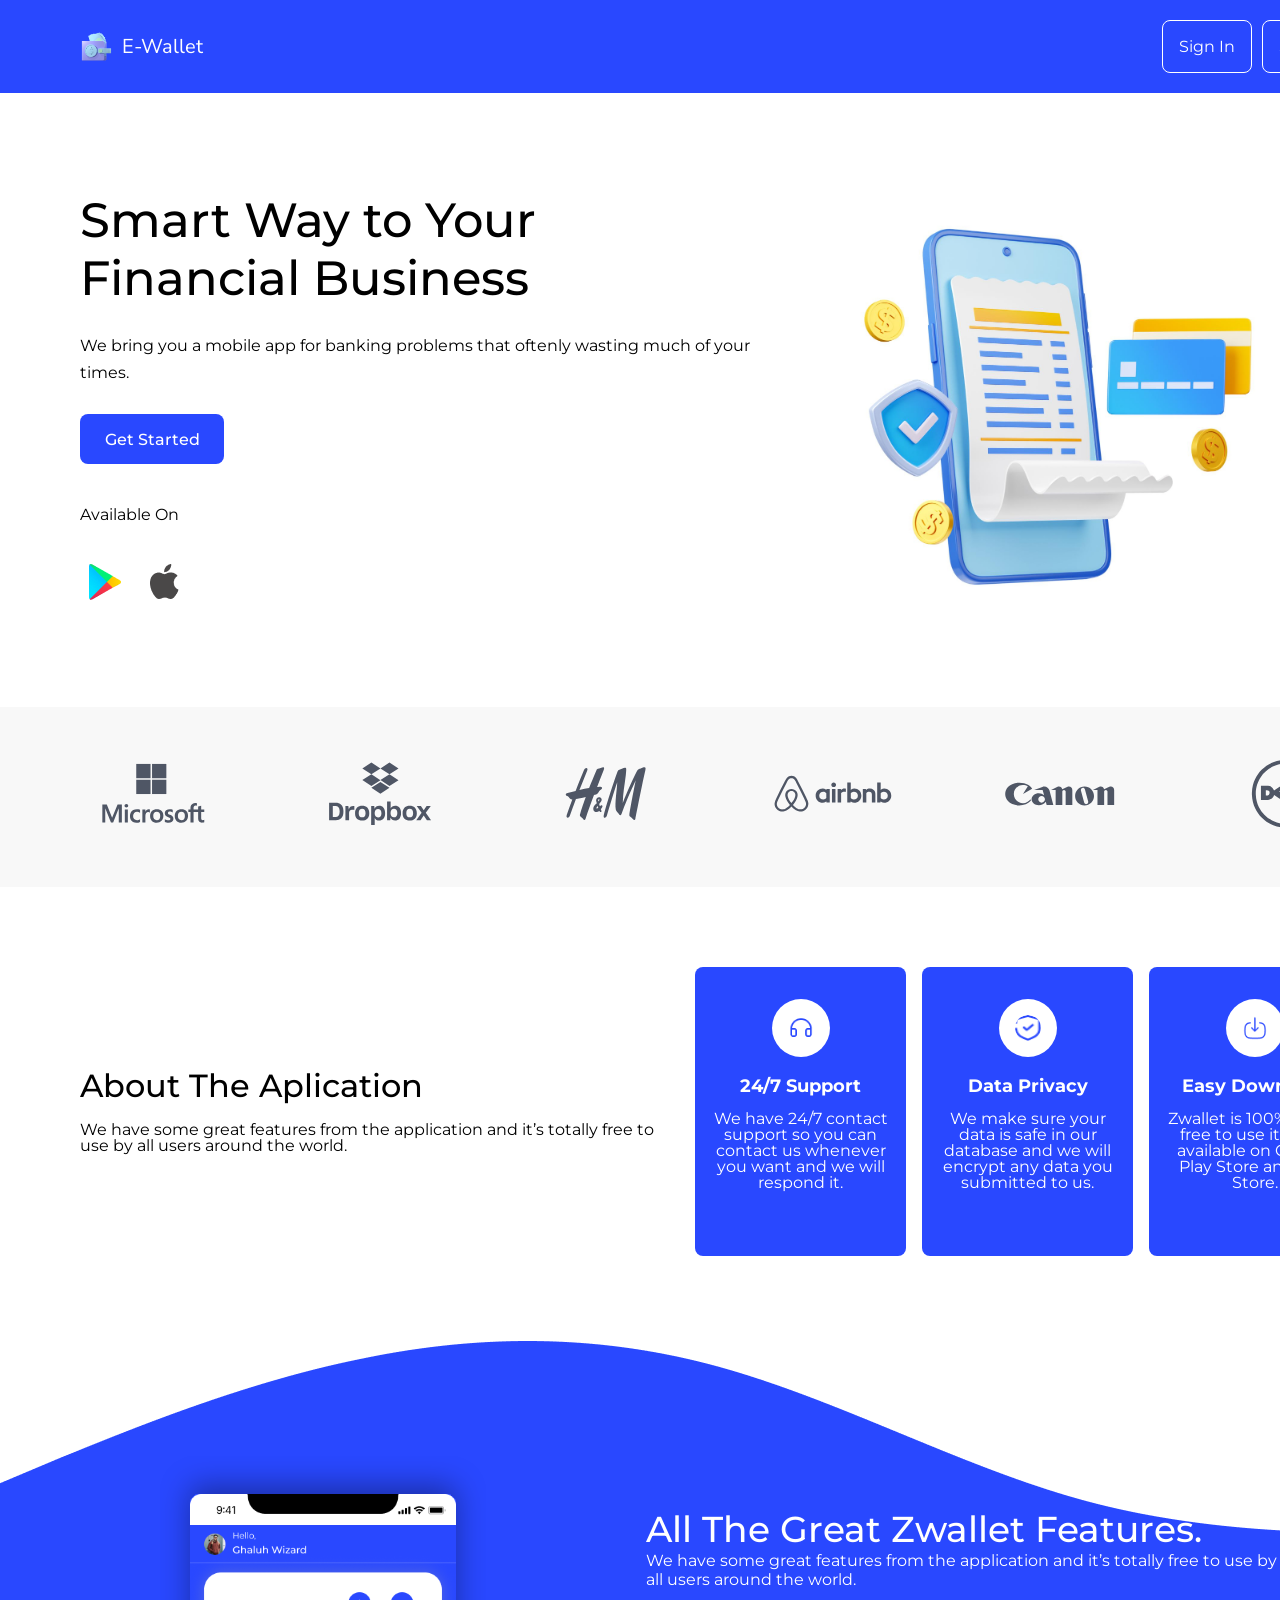
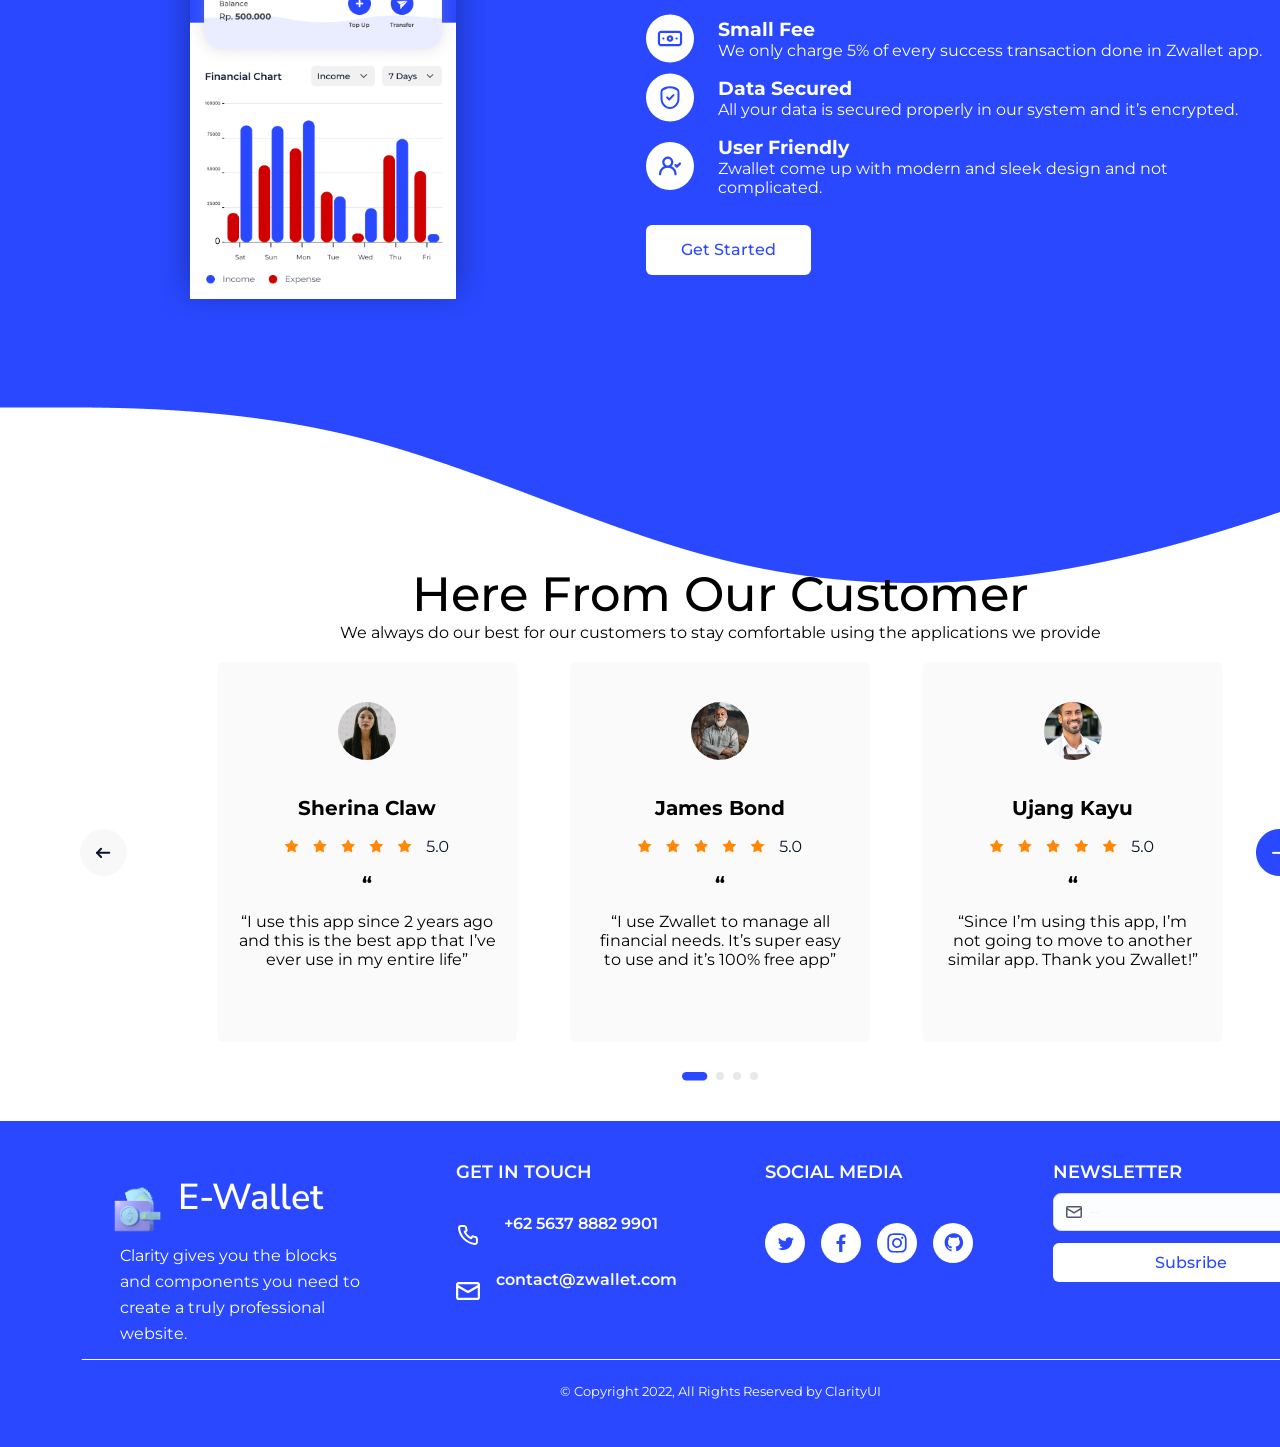
<file: pages/landingPageV1.html>
<!doctype html>
<html lang="en">
  <head>
    <meta charset="UTF-8" />
    <meta name="viewport" content="width=device-width, initial-scale=1.0" />
    <title>Landing Page V1</title>
    <link rel="preconnect" href="https://fonts.googleapis.com" />
    <link rel="preconnect" href="https://fonts.gstatic.com" crossorigin />
    <link
      href="https://fonts.googleapis.com/css2?family=Montserrat:ital,wght@0,100..900;1,100..900&family=Nunito+Sans:ital,opsz,wght@0,6..12,200..1000;1,6..12,200..1000&display=swap"
      rel="stylesheet"
    />
    <link rel="stylesheet" href="../style/landingPageV1.css" />
  </head>
  <body>
    <header>
      <nav class="navbar">
        <div class="logo">
          <img class="logo_image" src="../asset/money_wallet.png" alt="logo" />
          <p class="brand">E-Wallet</p>
        </div>

        <div class="btn-nav">
          <button class="btn-detail">Sign In</button>
          <button class="btn-detail">Sign Up</button>
        </div>
      </nav>
    </header>

    <main>
      <section class="hero">
        <div class="desc">
          <h1 class="desc1">Smart Way to Your Financial Business</h1>

          <p class="desc2">
            We bring you a mobile app for banking problems that oftenly wasting
            much of your times.
          </p>

          <button class="btn-get">Get Started</button>

          <p class="desc3">Available On</p>

          <div class="get-app">
            <img src="../asset/gplay.png" alt="google_icon" />
            <img src="../asset/icon.png" alt="apple_icon" />
          </div>
        </div>
        <div class="illustration">
          <img src="../asset/secure_payment.jpg" alt="icon_landingPage" />
        </div>
      </section>

      <section class="hero-1">
        <div class="brand-support">
          <img src="../asset/Group 21.svg" alt="icon-microsoft" />
          <img src="../asset/Group 22.svg" alt="icon-dropbox" />
          <img src="../asset/Group 23.svg" alt="icon-hm" />
          <img src="../asset/Group 16.svg" alt="icon-airbnb" />
          <img src="../asset/Group 17.svg" alt="icon-canon" />
          <img src="../asset/Group 18.svg" alt="icon-dell" />
        </div>
      </section>

      <section class="hero-2">
        <div class="about">
          <h2>About The Aplication</h2>
          <p>
            We have some great features from the application and it’s totally
            free to use by all users around the world.
          </p>
        </div>

        <div class="feature">
          <div class="feature-detail">
            <img src="../asset/Headphones.png" alt="icon-headphone" />
            <h3>24/7 Support</h3>
            <p>
              We have 24/7 contact support so you can contact us whenever you
              want and we will respond it.
            </p>
          </div>
          <div class="feature-detail">
            <img src="../asset/Shield Done.png" alt="icon-shield" />
            <h3>Data Privacy</h3>
            <p>
              We make sure your data is safe in our database and we will encrypt
              any data you submitted to us.
            </p>
          </div>
          <div class="feature-detail">
            <img src="../asset/Download.png" alt="icon-download" />
            <h3>Easy Download</h3>
            <p>
              Zwallet is 100% totally free to use it’s now available on Google
              Play Store and App Store.
            </p>
          </div>
        </div>
      </section>

      <section class="hero-3">
        <!-- background -->
        <div class="background">
          <img src="../asset/background_top.png" class="top" alt="top" />
          <img src="../asset/backgroung-bottom.png" alt="bottom" />
        </div>

        <div class="phone">
          <img
            src="../asset/Mobile - Dashboard V2.svg"
            alt="mobile-dashboard"
          />
        </div>

        <div class="greats">
          <h2>All The Great Zwallet Features.</h2>
          <p>
            We have some great features from the application and it’s totally
            free to use by all users around the world.
          </p>
          <div class="great-detail">
            <div class="properties">
              <img src="../asset/Group 52 (2).svg" alt="icon-money" />
              <div class="property-detail">
                <h3>Small Fee</h3>
                <p>
                  We only charge 5% of every success transaction done in Zwallet
                  app.
                </p>
              </div>
            </div>
            <div class="properties">
              <img src="../asset/Group 52.svg" alt="icon-shield1" />
              <div class="property-detail">
                <h3>Data Secured</h3>
                <p>
                  All your data is secured properly in our system and it’s
                  encrypted.
                </p>
              </div>
            </div>
            <div class="properties">
              <img src="../asset/Group 52 (1).svg" alt="icon-profil" />
              <div class="property-detail">
                <h3>User Friendly</h3>
                <p>
                  Zwallet come up with modern and sleek design and not
                  complicated.
                </p>
              </div>
            </div>
          </div>
          <button class="get-app1">Get Started</button>
        </div>
      </section>

      <section class="hero-4">
        <div class="text-testimoni">
          <h2>Here From Our Customer</h2>
          <p>
            We always do our best for our customers to stay comfortable using
            the applications we provide
          </p>
        </div>

        <div class="testimoni">
          <img src="../asset/Group 1305.svg" class="arrow" alt="left-arrow" />
          <div class="box-testimoni">
            <img src="../asset/Ellipse 2.svg" class="profil" alt="profil-1" />
            <h3>Sherina Claw</h3>
            <img src="../asset/Frame 41.svg" alt="rating" />
            <h3>“</h3>
            <p>
              “I use this app since 2 years ago and this is the best app that
              I’ve ever use in my entire life”
            </p>
          </div>

          <div class="box-testimoni">
            <img src="../asset/james.svg" class="profil" alt="james" />
            <h3>James Bond</h3>
            <img src="../asset/Frame 41.svg" alt="rating" />
            <h3>“</h3>
            <p>
              “I use Zwallet to manage all financial needs. It’s super easy to
              use and it’s 100% free app”
            </p>
          </div>

          <div class="box-testimoni">
            <img
              src="../asset/Ellipse 2 (1).svg"
              class="profil"
              alt="profil-1"
            />
            <h3>Ujang Kayu</h3>
            <img src="../asset/Frame 41.svg" alt="rating" />
            <h3>“</h3>
            <p>
              “Since I’m using this app, I’m not going to move to another
              similar app. Thank you Zwallet!”
            </p>
          </div>
          <img src="../asset/Group 1304.png" class="arrow" alt="right-arrow" />
        </div>

        <img src="../asset/Group 1300.svg" class="slide" alt="slide" />
      </section>
    </main>
    <footer>
      <div class="footer-desc">
        <div class="detail-brand">
          <div class="logo-footer">
            <img src="../asset/money_wallet.png" alt="logo" />
            <p>E-Wallet</p>
          </div>
          <p>
            Clarity gives you the blocks and components you need to create a
            truly professional website.
          </p>
        </div>

        <div class="contact">
          <h2>GET IN TOUCH</h2>
          <div class="phone">
            <img src="../asset/u_phone.svg" alt="phone" />
            <p>+62 5637 8882 9901</p>
          </div>
          <div class="mail">
            <img src="../asset/mail.svg" alt="mail" />
            <p>contact@zwallet.com</p>
          </div>
        </div>
        <div class="sosmed">
          <h2>SOCIAL MEDIA</h2>
          <div class="sosmed-icon">
            <img src="../asset/twt.svg" alt="twitter" />
            <img src="../asset/2.svg" alt="fb" />
            <img src="../asset/3.svg" alt="ig" />
            <img src="../asset/4.svg" alt="github" />
          </div>
        </div>
        <form>
          <label for="email-footer">NEWSLETTER</label>
          <div class="input-box">
            <img src="../asset/Vector.svg" alt="icon_email" />
            <input type="email" id="email" placeholder="Enter Your Email" />
          </div>
          <button>Subsribe</button>
        </form>
      </div>
      <img src="..//asset/Line 63.svg" alt="line">
      <p>© Copyright 2022, All Rights Reserved by ClarityUI</p>
    </footer>
  </body>
</html>
</file>
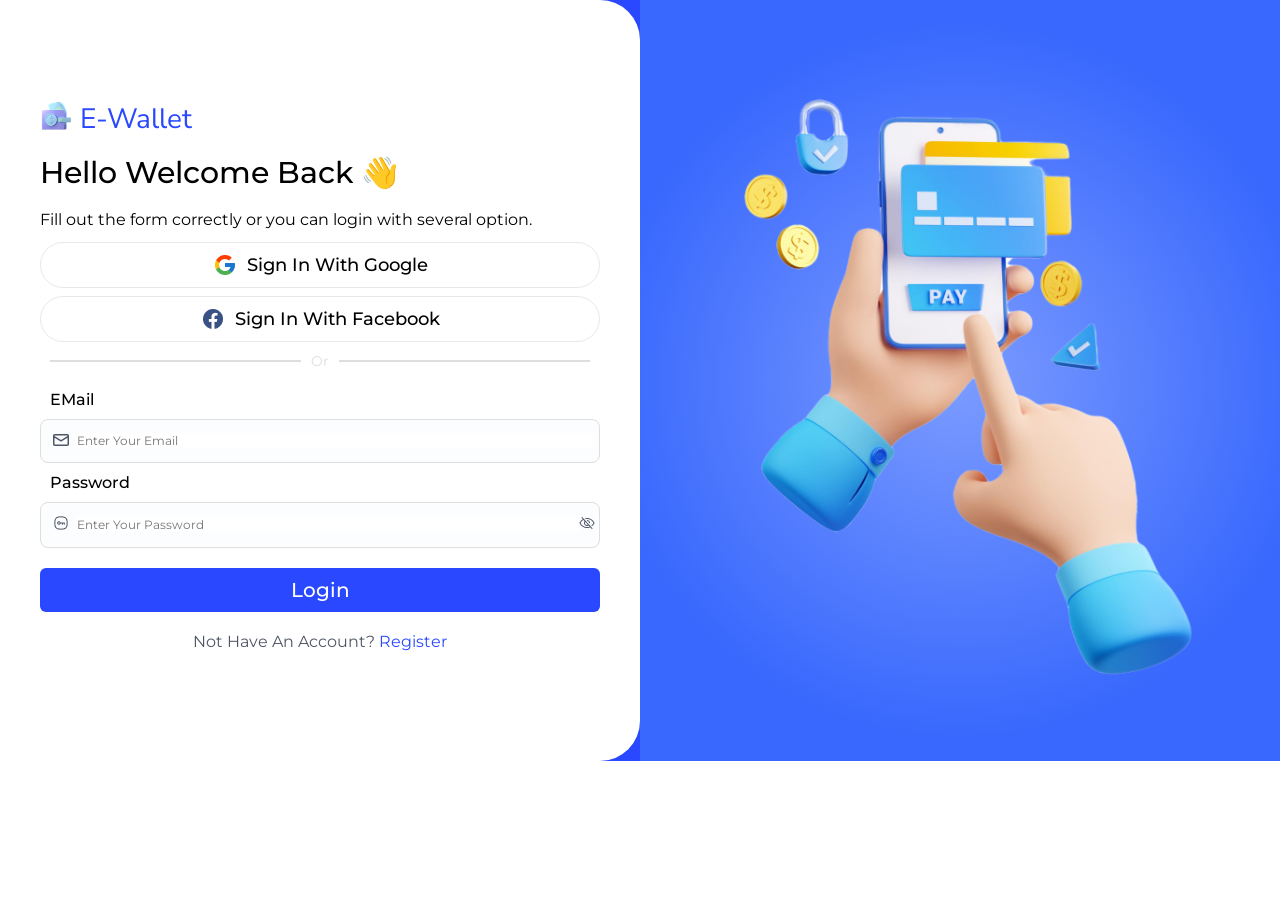
<file: pages/login.html>
<!DOCTYPE html>
<html lang="en">
<head>
    <meta charset="UTF-8">
    <meta name="viewport" content="width=device-width, initial-scale=1.0">
    <title>Login</title>
    <link rel="preconnect" href="https://fonts.googleapis.com">
    <link rel="preconnect" href="https://fonts.gstatic.com" crossorigin>
    <link href="https://fonts.googleapis.com/css2?family=Montserrat:ital,wght@0,100..900;1,100..900&family=Nunito+Sans:ital,opsz,wght@0,6..12,200..1000;1,6..12,200..1000&display=swap" rel="stylesheet">
    <link rel="stylesheet" href="../style/login.css">
</head>
<body>
    <main class="container">
        <!--bagian kiri-->
        <section class="left">
            <div class="logo">
                <img class="logo_image" src="../asset/money_wallet.png" alt="logo">
                <p class="brand">E-Wallet</p>
            </div>

            <div class="desc">
                <h1 class="desc1">
                    Hello Welcome Back 👋
                </h1>
                <p class="desc2">
                    Fill out the form correctly or you can login with several option.
                </p>
            </div>

            <div class="social-login">
                <button class="btn-google">
                    <img src="..\asset\flat-color-icons_google.png" alt="icon google">
                    <span>Sign In With Google</span>
                </button>

                <button class="btn-fb">
                    <img src="../asset/bx_bxl-facebook-circle.png" alt="icon FB">
                    <span>Sign In With Facebook</span>
                </button>
            </div>

            <div class="divider">
                <hr>
                <span>Or</span>
                <hr>
            </div>

            <form>
                <div class="form-group">
                    <label for="email">EMail</label>
                    <div class="input-box">
                        <span class="icon"><img src="../asset/Vector.svg" alt="icon_email"></span>
                        <input type="email" id="email" placeholder="Enter Your Email">
                    </div>
                </div>

                <div class="form-group">
                    <label for="password">Password</label>
                    <div class="input-box">
                        <span class="icon"><img src="../asset/Password.png" alt="icon_password"></span>
                        <input type="password" placeholder="Enter Your Password" id="password">
                        <span><img src="../asset/EyeSlash.png" alt="icon_eyeslash"></span>
                    </div>
                    
                </div>
            </form>

            <button onclick="location.href='../pages/enterPin.html'" class="btn-submit">Login</button>

            <div class="register">
                <p>Not Have An Account? <a href="../pages/register.html">Register</a></p>
                
            </div>
        </section>

        <!--bagian kanan-->
        <aside class="illustration">
            <img src="../asset/pay_regist.png" alt="illustration">
        </aside>

    </main>
</body>
</html>
</file>
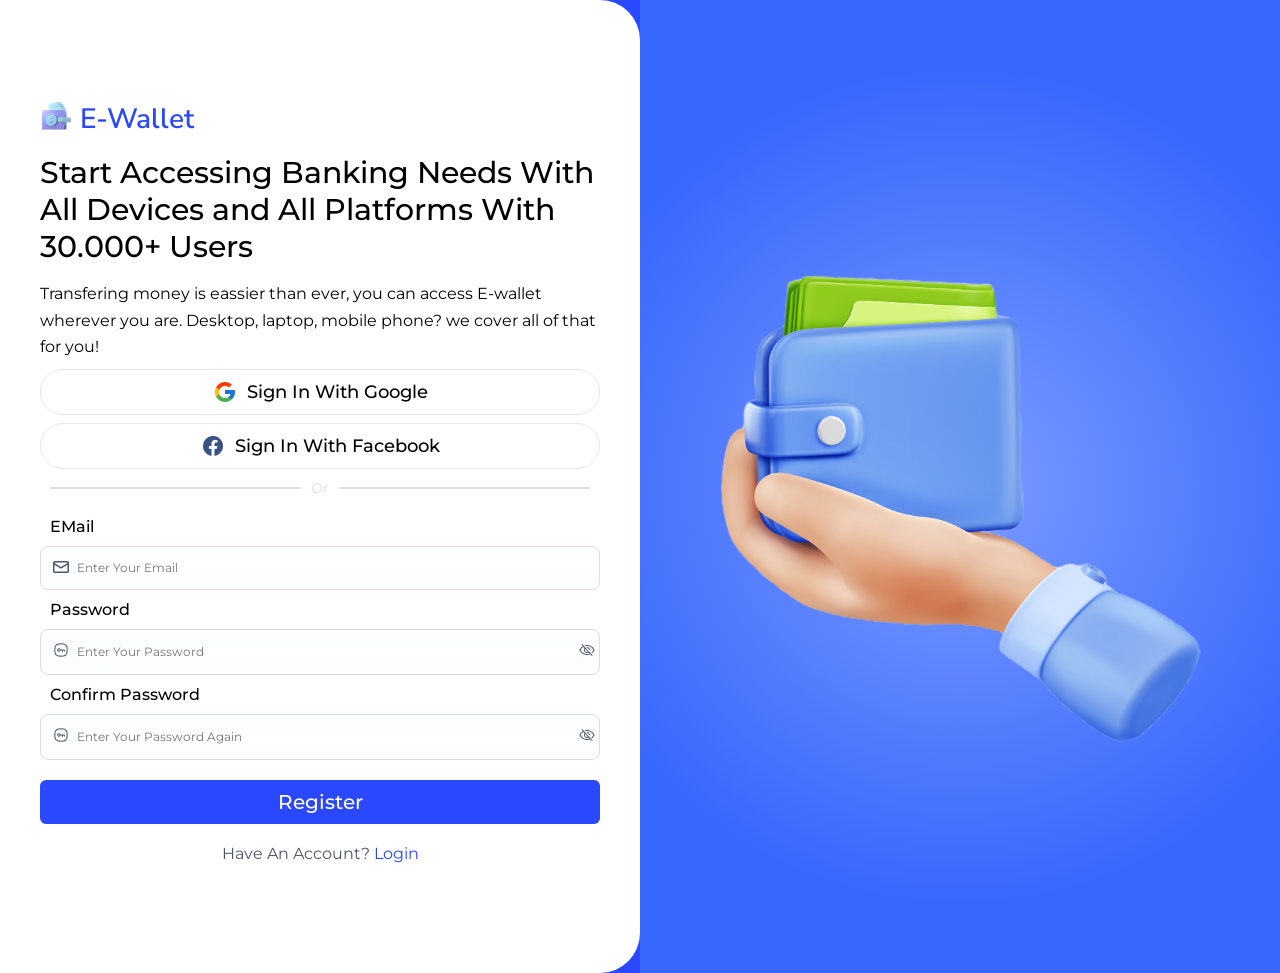
<file: pages/register.html>
<!DOCTYPE html>
<html lang="en">
<head>
    <meta charset="UTF-8">
    <meta name="viewport" content="width=device-width, initial-scale=1.0">
    <title>Register</title>
    <link rel="preconnect" href="https://fonts.googleapis.com">
    <link rel="preconnect" href="https://fonts.gstatic.com" crossorigin>
    <link href="https://fonts.googleapis.com/css2?family=Montserrat:ital,wght@0,100..900;1,100..900&family=Nunito+Sans:ital,opsz,wght@0,6..12,200..1000;1,6..12,200..1000&display=swap" rel="stylesheet">
    <link rel="stylesheet" href="../style/register.css">
</head>
<body>
    <main class="container">
        <!--bagian kiri-->
        <section class="left">
            <div class="logo">
                <img class="logo_image" src="../asset/money_wallet.png" alt="logo">
                <p class="brand">E-Wallet</p>
            </div>

            <div class="desc">
                <h1 class="desc1">
                    Start Accessing Banking Needs With All Devices and All Platforms With 30.000+ Users
                </h1>
                <p class="desc2">
                    Transfering money is eassier than ever, you can access E-wallet wherever you are. Desktop, laptop, mobile phone? we cover all of that for you!
                </p>
            </div>

            <div class="social-login">
                <button class="btn-google">
                    <img src="..\asset\flat-color-icons_google.png" alt="icon google">
                    <span>Sign In With Google</span>
                </button>

                <button class="btn-fb">
                    <img src="../asset/bx_bxl-facebook-circle.png" alt="icon FB">
                    <span>Sign In With Facebook</span>
                </button>
            </div>

            <div class="divider">
                <hr>
                <span>Or</span>
                <hr>
            </div>

            <form>
                <div class="form-group">
                    <label for="email">EMail</label>
                    <div class="input-box">
                        <span class="icon"><img src="../asset/Vector.svg" alt="icon_email"></span>
                        <input type="email" id="email" placeholder="Enter Your Email">
                    </div>
                </div>

                <div class="form-group">
                    <label for="password">Password</label>
                    <div class="input-box">
                        <span class="icon"><img src="../asset/Password.png" alt="icon_password"></span>
                        <input type="password" placeholder="Enter Your Password" id="password">
                        <span><img src="../asset/EyeSlash.png" alt="icon_eyeslash"></span>
                    </div>
                    
                </div>
                <div class="form-group">
                    <label for="confirm_password">Confirm Password</label>
                    <div class="input-box">
                        <span class="icon"><img src="../asset/Password.png" alt="icon_password"></span>
                        <input type="password" placeholder="Enter Your Password Again" id="confirm_password">
                        <span><img src="../asset/EyeSlash.png" alt="icon_eyeslash"></span>
                    </div>
                </div>
            </form>

            <button onclick="location.href='../pages/enterPin.html'" class="btn-submit" href="../pages/enterPin.html">Register</button>

            <div class="login">
                <p>Have An Account? <a href="../pages/login.html">Login</a></p>
                
            </div>
        </section>

        <!--bagian kanan-->
        <aside class="illustration">
            <img src="../asset/dompet_tangan.png" alt="illustration">
        </aside>

    </main>
</body>
</html>
</file>
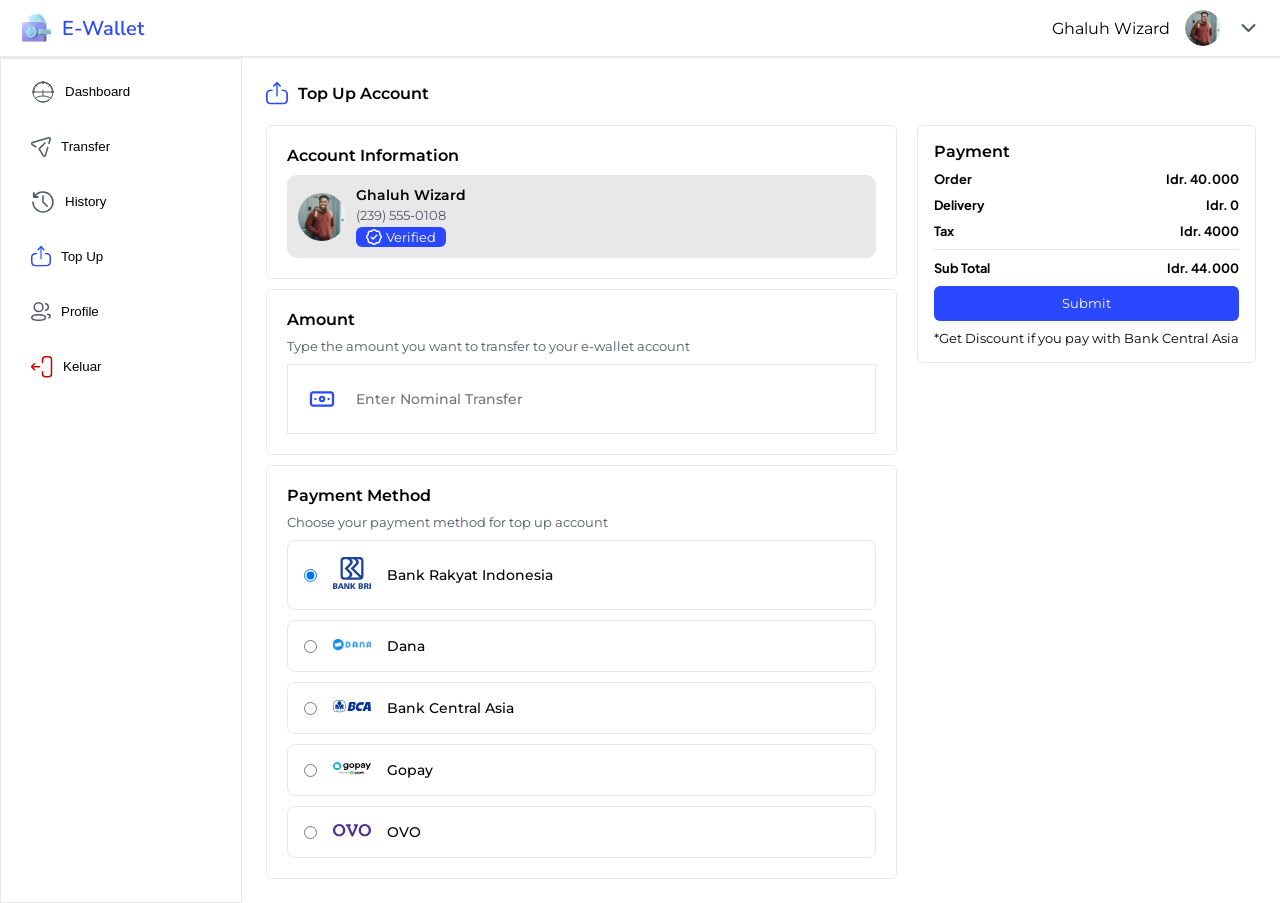
<file: pages/topUp.html>
<!doctype html>
<html lang="en">
  <head>
    <meta charset="UTF-8" />
    <meta name="viewport" content="width=device-width, initial-scale=1.0" />
    <title>Top Up</title>
    <link rel="preconnect" href="https://fonts.googleapis.com" />
    <link rel="preconnect" href="https://fonts.gstatic.com" crossorigin />
    <link
      href="https://fonts.googleapis.com/css2?family=Montserrat:ital,wght@0,100..900;1,100..900&family=Nunito+Sans:ital,opsz,wght@0,6..12,200..1000;1,6..12,200..1000&family=Plus+Jakarta+Sans:ital,wght@0,200..800;1,200..800&display=swap"
      rel="stylesheet"
    />
    <link rel="stylesheet" href="/style/topUp.css" />
  </head>
  <body>

    <header>
      <div class="logo">
        <img class="logo_image" src="../asset/money_wallet.png" alt="logo" />
        <p class="brand">E-Wallet</p>
      </div>
      <div class="profil">
        <p>Ghaluh Wizard</p>
        <img class="avatar" src="../asset/Ellipse 185.svg" alt="photo" />
        <img src="../asset/down.svg" alt="dropdown" />
      </div>
    </header>

    <div class="layout">

     <aside class="menu-bar">
        <button onclick="location.href='../pages/dashboardV2.html'">
          <img src="../asset/dashboard-two (1).svg" alt="dashboard" />
          <p>Dashboard</p>
        </button>
        <button onclick="location.href='../pages/transfer.html'">
          <img src="../asset/Send.svg" alt="transfer" />
          <p>Transfer</p>
        </button>
        <button onclick="location.href='../pages/history.html'">
          <img src="../asset/history.svg" alt="history" />
          <p>History</p>
        </button>
        <button onclick="location.href='../pages/topUp.html'">
          <img src="../asset/Upload.svg" alt="top Up" />
          <p>Top Up</p>
        </button>
        <button onclick="location.href='../pages/editProfileNext.html'">
          <img src="../asset/2 User.svg" alt="profile" />
          <p>Profile</p>
        </button>
        <button class="exit">
          <img src="../asset/Icon.svg" alt="Exit" />
          <p>Keluar</p>
        </button>
      </aside>

      <main class="content">
        <div class="page-title">
          <img src="/asset/Upload.svg" alt="icon-upload" />
          <h2>Top Up Account</h2>
        </div>

        <div class="account">

          
          <div class="account-information">

            <section class="card-section">
              <h3>Account Information</h3>
              <div class="people-card">
                <img src="/asset/Ellipse 185.svg" alt="icon-avatar" />
                <div class="people-detail">
                  <p class="people-name">Ghaluh Wizard</p>
                  <p class="people-phone">(239) 555-0108</p>
                  <div class="people-badge">
                    <img src="/asset/badge.svg" alt="verified" />
                    <span>Verified</span>
                  </div>
                </div>
              </div>
            </section>

            <section class="card-section">
              <h3>Amount</h3>
              <p class="form-desc">
                Type the amount you want to transfer to your e-wallet account
              </p>
              <div class="input-box">
                <img src="/asset/money.png" alt="icon-money" />
                <input type="number" placeholder="Enter Nominal Transfer" />
              </div>
            </section>

            <section class="card-section">
              <h3>Payment Method</h3>
              <p class="form-desc">
                Choose your payment method for top up account
              </p>
              <div class="payment-list">
                <label class="payment-item active">
                  <input type="radio" name="payment" value="bri" checked />
                  <div class="payment-logo">
                    <img src="/asset/Bank BRI (Bank Rakyat Indonesia) Logo (SVG-240p) - FileVector69 1.svg" alt="bri-logo" />
                  </div>
                  <span>Bank Rakyat Indonesia</span>
                </label>
                <label class="payment-item">
                  <input type="radio" name="payment" value="dana" />
                  <div class="payment-logo">
                    <img src="/asset/Logo DANA (PNG-240p) - FileVector69 1.svg" alt="dana-logo" />
                  </div>
                  <span>Dana</span>
                </label>
                <label class="payment-item">
                  <input type="radio" name="payment" value="bca" />
                  <div class="payment-logo">
                    <img src="/asset/Bank BCA Logo (SVG-240p) - FileVector69 1.svg" alt="bca-logo" />
                  </div>
                  <span>Bank Central Asia</span>
                </label>
                <label class="payment-item">
                  <input type="radio" name="payment" value="gopay" />
                  <div class="payment-logo">
                    <img src="/asset/Logo GoPay (SVG-240p) - FileVector69 1.svg" alt="gopay-logo" />
                  </div>
                  <span>Gopay</span>
                </label>
                <label class="payment-item">
                  <input type="radio" name="payment" value="ovo" />
                  <div class="payment-logo">
                    <img src="/asset/ovo.svg" alt="ovo-logo" />
                  </div>
                  <span>OVO</span>
                </label>
              </div>
            </section>

          </div>
          

          <aside class="payment">
            <section class="payment-section">
              <h3>Payment</h3>

              <div class="summary-item">
                <p>Order</p>
                <p>Idr. 40.000</p>
              </div>
              <div class="summary-item">
                <p>Delivery</p>
                <p>Idr. 0</p>
              </div>
              <div class="summary-item">
                <p>Tax</p>
                <p>Idr. 4000</p>
              </div>

              <div class="summary-divider"></div>

              <div class="summary-item summary-total">
                <p>Sub Total</p>
                <p>Idr. 44.000</p>
              </div>

              <button class="btn-submit">Submit</button>

              <p class="summary-note">
                *Get Discount if you pay with Bank Central Asia
              </p>
            </section>
          </aside>
          

        </div>

      </main>
    </div>

  </body>
</html>
</file>
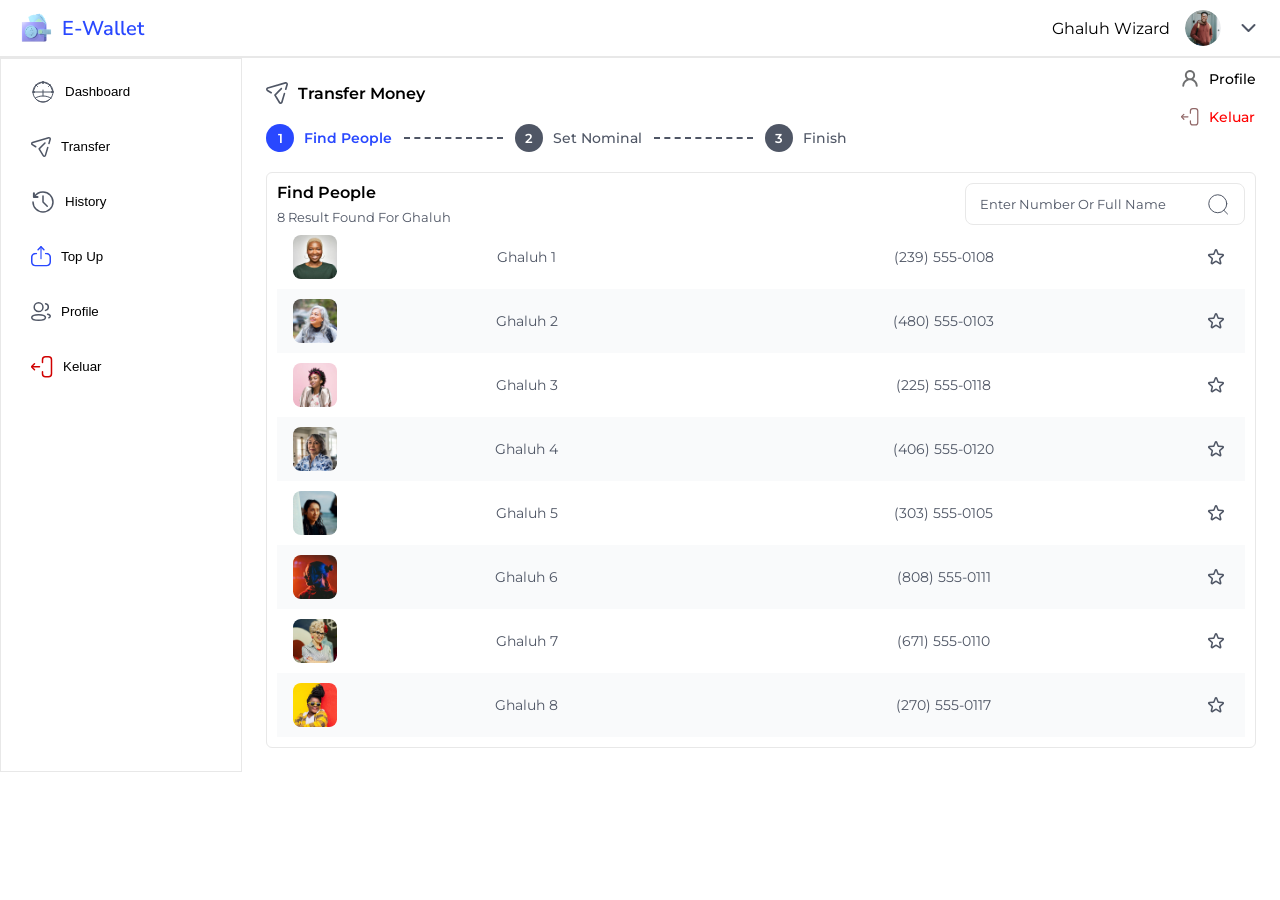
<file: pages/transfer.html>
<!doctype html>
<html lang="en">
  <head>
    <meta charset="UTF-8" />
    <meta name="viewport" content="width=device-width, initial-scale=1.0" />
    <title>Transfer</title>
    <link rel="preconnect" href="https://fonts.googleapis.com" />
    <link rel="preconnect" href="https://fonts.gstatic.com" crossorigin />
    <link
      href="https://fonts.googleapis.com/css2?family=Montserrat:ital,wght@0,100..900;1,100..900&family=Nunito+Sans:ital,opsz,wght@0,6..12,200..1000;1,6..12,200..1000&family=Plus+Jakarta+Sans:ital,wght@0,200..800;1,200..800&display=swap"
      rel="stylesheet"
    />

    <link rel="stylesheet" href="/style/transfer.css" />
  </head>
  <body>
    <header>
      <div class="logo">
        <img class="logo_image" src="../asset/money_wallet.png" alt="logo" />
        <p class="brand">E-Wallet</p>
      </div>

      <div class="profil">
       <p>Ghaluh Wizard</p>
        <img class="avatar" src="../asset/Ellipse 185.svg" class="pp" alt="photo" />
        <img src="../asset/down.svg" alt="dropdown" />
      </div>

      <div class="dropdown">
        <button class="btn-profile">
          <img src="/asset/icon-profile-b.svg" alt="icon-profile" />
          <p>Profile</p>
        </button>
        <button class="exit">
          <img src="../asset/Icon.svg" alt="Exit" />
          <p>Keluar</p>
        </button>
      </div>
    </header>

    <div class="layout">
      <aside class="menu-bar">
        <button onclick="location.href='../pages/dashboardV2.html'">
          <img src="../asset/dashboard-two (1).svg" alt="dashboard" />
          <p>Dashboard</p>
        </button>
        <button onclick="location.href='../pages/transfer.html'">
          <img src="../asset/Send.svg" alt="transfer" />
          <p>Transfer</p>
        </button>
        <button onclick="location.href='../pages/history.html'">
          <img src="../asset/history.svg" alt="history" />
          <p>History</p>
        </button>
        <button onclick="location.href='../pages/topUp.html'">
          <img src="../asset/Upload.svg" alt="top Up" />
          <p>Top Up</p>
        </button>
        <button onclick="location.href='../pages/editProfileNext.html'">
          <img src="../asset/2 User.svg" alt="profile" />
          <p>Profile</p>
        </button>
        <button class="exit">
          <img src="../asset/Icon.svg" alt="Exit" />
          <p>Keluar</p>
        </button>
      </aside>

      <main class="content">
        <div class="page-title">
          <img src="/asset/Send.svg" alt="icon-transfer" />
          <p>Transfer Money</p>
        </div>

        <div class="steps">
          <div class="step active">
            <span class="step-number">1</span>
            <p class="step-label">Find People</p>
          </div>
          <div class="step-line"></div>
          <div class="step">
            <span class="step-number">2</span>
            <p class="step-label">Set Nominal</p>
          </div>
          <div class="step-line"></div>
          <div class="step">
            <span class="step-number">3</span>
            <p class="step-label">Finish</p>
          </div>
        </div>

        <section class="card-transfer">
          <div class="card-transfer-header">
            <div class="find">
              <h3>Find People</h3>
              <p>8 Result Found For Ghaluh</p>
            </div>
            <div class="search-box">
              <input type="text" placeholder="Enter Number Or Full Name" />
              <img src="/asset/Search.svg" alt="icon-search" />
            </div>
          </div>

          <table class="people-table">
            <tbody>
              <tr>
                <td class="col-avatar">
                  <img src="../asset/1.svg" alt="Ghaluh 1" />
                </td>
                <td class="col-name">Ghaluh 1</td>
                <td class="col-phone">(239) 555-0108</td>
                <td class="col-action">
                  <button class="btn-star">
                    <img src="../asset/Star.svg" alt="favorit" />
                  </button>
                </td>
              </tr>
              <tr class="row-alt">
                <td class="col-avatar">
                  <img src="../asset/1-1.svg" alt="Ghaluh 2" />
                </td>
                <td class="col-name">Ghaluh 2</td>
                <td class="col-phone">(480) 555-0103</td>
                <td class="col-action">
                  <button class="btn-star">
                    <img src="../asset/Star.svg" alt="favorit" />
                  </button>
                </td>
              </tr>
              <tr>
                <td class="col-avatar">
                  <img src="../asset/1-4.svg" alt="Ghaluh 3" />
                </td>
                <td class="col-name">Ghaluh 3</td>
                <td class="col-phone">(225) 555-0118</td>
                <td class="col-action">
                  <button class="btn-star">
                    <img src="../asset/Star.svg" alt="favorit" />
                  </button>
                </td>
              </tr>
              <tr class="row-alt">
                <td class="col-avatar">
                  <img src="../asset/1-2.svg" alt="Ghaluh 4" />
                </td>
                <td class="col-name">Ghaluh 4</td>
                <td class="col-phone">(406) 555-0120</td>
                <td class="col-action">
                  <button class="btn-star">
                    <img src="../asset/Star.svg" alt="favorit" />
                  </button>
                </td>
              </tr>
              <tr>
                <td class="col-avatar">
                  <img src="../asset/1-5.svg" alt="Ghaluh 5" />
                </td>
                <td class="col-name">Ghaluh 5</td>
                <td class="col-phone">(303) 555-0105</td>
                <td class="col-action">
                  <button class="btn-star">
                    <img src="../asset/Star.svg" alt="favorit" />
                  </button>
                </td>
              </tr>
              <tr class="row-alt">
                <td class="col-avatar">
                  <img src="../asset/1-6.svg" alt="Ghaluh 6" />
                </td>
                <td class="col-name">Ghaluh 6</td>
                <td class="col-phone">(808) 555-0111</td>
                <td class="col-action">
                  <button class="btn-star">
                    <img src="../asset/Star.svg" alt="favorit" />
                  </button>
                </td>
              </tr>
              <tr>
                <td class="col-avatar">
                  <img src="../asset/1-7.svg" alt="Ghaluh 7" />
                </td>
                <td class="col-name">Ghaluh 7</td>
                <td class="col-phone">(671) 555-0110</td>
                <td class="col-action">
                  <button class="btn-star">
                    <img src="../asset/Star.svg" alt="favorit" />
                  </button>
                </td>
              </tr>
              <tr class="row-alt">
                <td class="col-avatar">
                  <img src="../asset/1-8.svg" alt="Ghaluh 8" />
                </td>
                <td class="col-name">Ghaluh 8</td>
                <td class="col-phone">(270) 555-0117</td>
                <td class="col-action">
                  <button class="btn-star">
                    <img src="../asset/Star.svg" alt="favorit" />
                  </button>
                </td>
              </tr>
            </tbody>
          </table>
        </section>
      </main>
    </div>
  </body>
</html>
</file>
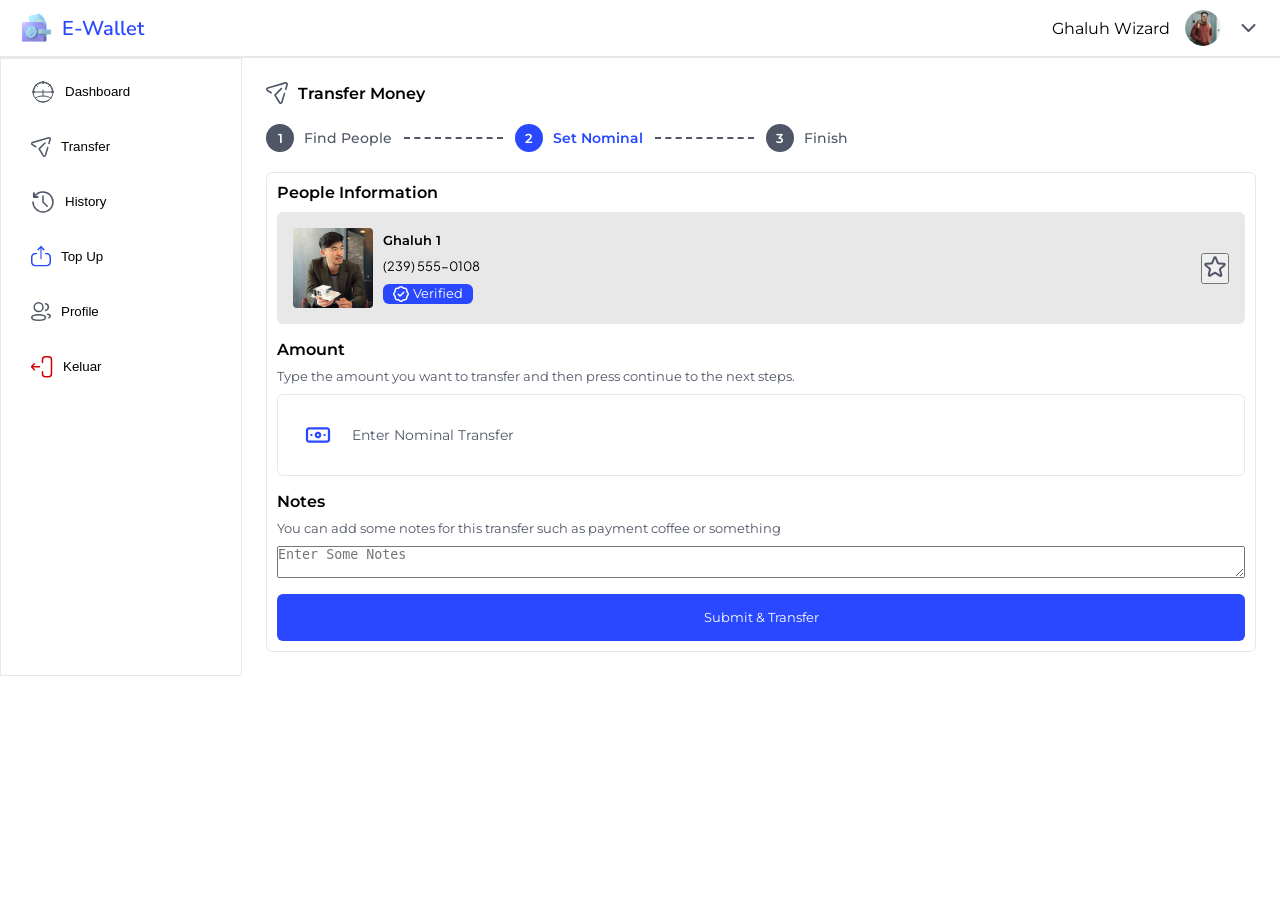
<file: pages/transferDetail.html>
<!doctype html>
<html lang="en">
  <head>
    <meta charset="UTF-8" />
    <meta name="viewport" content="width=device-width, initial-scale=1.0" />
    <title>Transfer Detail</title>
    <link rel="preconnect" href="https://fonts.googleapis.com" />
    <link rel="preconnect" href="https://fonts.gstatic.com" crossorigin />
    <link
      href="https://fonts.googleapis.com/css2?family=Montserrat:ital,wght@0,100..900;1,100..900&family=Nunito+Sans:ital,opsz,wght@0,6..12,200..1000;1,6..12,200..1000&family=Plus+Jakarta+Sans:ital,wght@0,200..800;1,200..800&display=swap"
      rel="stylesheet"
    />

    <link rel="stylesheet" href="/style/transferDetail.css" />
  </head>
  <body>
    <header>
      <div class="logo">
        <img class="logo_image" src="../asset/money_wallet.png" alt="logo" />
        <p class="brand">E-Wallet</p>
      </div>

      <div class="profil">
        <p>Ghaluh Wizard</p>
        <img
          class="avatar"
          src="../asset/Ellipse 185.svg"
          class="pp"
          alt="photo"
        />
        <img src="../asset/down.svg" alt="dropdown" />
      </div>
    </header>

    <div class="layout">
      <aside class="menu-bar">
        <button onclick="location.href='../pages/dashboardV2.html'">
          <img src="../asset/dashboard-two (1).svg" alt="dashboard" />
          <p>Dashboard</p>
        </button>
        <button onclick="location.href='../pages/transfer.html'">
          <img src="../asset/Send.svg" alt="transfer" />
          <p>Transfer</p>
        </button>
        <button onclick="location.href='../pages/history.html'">
          <img src="../asset/history.svg" alt="history" />
          <p>History</p>
        </button>
        <button onclick="location.href='../pages/topUp.html'">
          <img src="../asset/Upload.svg" alt="top Up" />
          <p>Top Up</p>
        </button>
        <button onclick="location.href='../pages/editProfileNext.html'">
          <img src="../asset/2 User.svg" alt="profile" />
          <p>Profile</p>
        </button>
        <button class="exit">
          <img src="../asset/Icon.svg" alt="Exit" />
          <p>Keluar</p>
        </button>
      </aside>

      <main class="content">
        <div class="page-title">
          <img src="/asset/Send.svg" alt="icon-transfer" />
          <p>Transfer Money</p>
        </div>

        <div class="steps">
          <div class="step">
            <span class="step-number">1</span>
            <p class="step-label">Find People</p>
          </div>
          <div class="step-line"></div>
          <div class="step active">
            <span class="step-number">2</span>
            <p class="step-label">Set Nominal</p>
          </div>
          <div class="step-line"></div>
          <div class="step">
            <span class="step-number">3</span>
            <p class="step-label">Finish</p>
          </div>
        </div>

        <section class="card-transfer">
          <div class="people-information">
            <h3>People Information</h3>

            <div class="people-card">
              <img src="/asset/Rectangle 648.svg" alt="photo-profile" />
              <div class="people-detail">
                <p class="people-name">Ghaluh 1</p>
                <p class="people-phone">(239) 555-0108</p>
                <div class="people-badge">
                  <img src="/asset/badge.svg" alt="verified" />
                  <span>Verified</span>
                </div>
              </div>
              <button class="btn-star">
                <img src="/asset/Star.svg" alt="favorite" />
              </button>
            </div>
          </div>

          <div class="form-group">
            <h3>Amount</h3>
            <p class="form-desc">
              Type the amount you want to transfer and then press continue to
              the next steps.
            </p>
            <div class="input-box">
              <img src="/asset/money.png" alt="icon-money" />
              <input type="number" placeholder="Enter Nominal Transfer" />
            </div>
          </div>

          <div class="form-group">
            <h3>Notes</h3>
            <p class="form-desc">
              You can add some notes for this transfer such as payment coffee or
              something
            </p>
            <textarea placeholder="Enter Some Notes"></textarea>
          </div>

          <button class="btn-submit">Submit & Transfer</button>
        </section>
      </main>
    </div>
  </body>
</html>
</file>
<file: style/landingPageV2.css>
* {
  box-sizing: border-box;
  margin: 0;
  padding: 0;
}

:root {
  --primary: rgb(41, 72, 255);
  --secondary: white;
  --font: "Montserrat", nuno-serif;
}
body {
  width: 100%;
  height: auto;
}
/* header side */
header {
  background-color: var(--primary);
  padding: 40px 120px;
  .navbar {
    display: flex;
    justify-content: space-between;
  }
}

.logo {
  display: flex;
  align-items: center;
  gap: 10px;
  .logo_image {
    width: 2rem;
  }
  .brand {
    font-family: "Nunito Sans", sans-serif;
    font-size: 1.25rem;
    color: var(--secondary);
  }
}

.btn-nav {
  display: flex;
  justify-content: space-between;
  align-items: center;
  gap: 10px;
  .btn-detail {
    background-color: var(--primary);
    border: 1px solid white;
    border-radius: 0.5rem;
    font-family: "Montserrat", sans-serif;
    font-size: 1rem;
    color: var(--secondary);
    padding: 1rem;
  }
  .btn-detail-white {
    background-color: var(--secondary);
    border: 1px solid var(--secondary);
    border-radius: 6px;
    font-family: "Montserrat", sans-serif;
    font-size: 1rem;
    color: var(--primary);
    padding: 1rem;
  }
}

/* section-1 side */
.hero {
  width: 100%;
  display: flex;
  flex-direction: column;
  background-color: var(--primary);

  .title {
    text-align: center;
    padding: 20px 40px;
    margin-bottom: 10px;

    h1 {
      font-family: "Montserrat", sans-serif;
      font-weight: 500;
      font-style: normal;
      font-size: 4rem;
      line-height: 100%;
      color: var(--secondary);
    }
  }

  .description {
    padding: 20px 160px;
    display: flex;
    justify-content: space-between;
    align-items: flex-;

    & > img {
      width: 422px;
      height: 443px;
    }

    .user-download {
      display: flex;
      justify-content: flex-end;
      flex-direction: column;
      gap: 16px;

      p {
        font-family: "Montserrat", sans-serif;
        font-weight: 400;
        font-style: normal;
        line-height: 1.5;
        margin-bottom: 1rem;
      }

      .btn-download {
        display: flex;
        justify-content: flex-start;
        align-items: center;
        gap: 24px;

        button {
          display: flex;
          align-items: center;
          justify-content: center;
          width: 100%;
          gap: 8px;
          background-color: var(--primary);
          border: 1px solid white;
          border-radius: 0.5rem;
          font-family: "Montserrat", sans-serif;
          font-size: 1rem;
          color: var(--secondary);
          padding: 1rem;

          img {
            width: 24px;
            height: auto;
          }

          p {
            font-family: "Montserrat", sans-serif;
            font-weight: 500;
            font-size: 0.8rem;
            line-height: 20px;
            margin: 0;
          }
        }
        button:hover {
          background-color: var(--secondary);
          color: var(--primary);
        }
      }
      .total-user {
        display: flex;
        gap: 8px;
        align-items: center;
        h1 {
          font-family: "Montserrat", sans-serif;
          font-weight: 500;
          font-size: 3rem;
          color: var(--secondary);
        }
      }
      .ads {
        font-family: "Montserrat", sans-serif;
        font-weight: 400;
        font-size: 16px;
        color: var(--secondary);
      }
    }
  }
}

/* sectio-2 side */
.hero-1 {
  width: 100%;
  display: flex;
  padding: 40px 160px;
  .feature-detail {
    display: flex;
    justify-content: flex-start;
    gap: 1rem;
    margin: 1rem;
    img {
      width: 58px;
    }
    .content {
      display: flex;
      flex-direction: column;
      h3 {
        font-family: "Montserrat", sans-serif;
        color: black;
        font-weight: 700;
        font-size: 18px;
      }
      p {
        font-family: "Montserrat", sans-serif;
        font-weight: 400;
        font-style: Regular;
        color: black;
        font-size: 16px;
      }
    }
  }
}

/* section-3 side */
.hero-2 {
  width: 100%;
  padding: 40px 160px;
  display: flex;
  justify-content: flex-start;

  .intro-detail {
    display: flex;
    flex-direction: column;
    gap: 10px;
    h3 {
      font-family: "Montserrat", sans-serif;
      font-weight: 700;
      font-size: 1.125rem;
      color: var(--primary);
    }
    h1 {
      font-family: "Montserrat", sans-serif;
      font-weight: 500;
      font-size: 1.25rem;
      color: #0b132a;
    }
    p {
      font-family: "Montserrat", sans-serif;
      font-weight: 400;
      font-size: 1rem;
      line-height: 25px;
    }
    button {
      width: 144px;
      height: 50px;
      border-radius: 0.5rem;
      background-color: var(--primary);
      color: var(--secondary);
      font-family: "Plus Jakarta Sans";
      font-weight: 500;
      font-size: 0.8rem;
      border: none;
    }
  }
  .image {
    display: grid;
    place-items: center;
    width: 250%;
    margin: 20px;

    & > * {
      grid-area: 1 / 1;
    }

    .bg {
      width: 100%;
      height: auto;
    }

    .mobile {
      width: 42%;
      height: auto;
      z-index: 1;
      margin-top: -8%;
    }
  }
}

/* section-4 side */
.hero-3 {
  width: 100%;
  padding: 40px 160px;
  background-color: #e8e8e8da;
  .benefit {
    display: flex;
    gap: 4rem;
    align-items: center;
    img {
      width: 453px;
    }
    .benefit-detail {
      display: flex;
      flex-direction: column;
      gap: 1rem;
      h1 {
        font-family: "Montserrat", sans-serif;
        font-weight: 500;
        font-size: 2.25rem;
      }
      p {
        font-family: "Montserrat", sans-serif;
        font-weight: 400;
        font-size: 1rem;
      }
      .img1 {
        width: 125px;
        height: 24px;
      }
      .img2 {
        width: 159px;
      }
      .img3 {
        width: 157px;
      }
      button {
        width: 144px;
        height: 50px;
        border-radius: 0.5rem;
        background-color: var(--primary);
        color: var(--secondary);
        font-family: "Plus Jakarta Sans";
        font-weight: 500;
        font-size: 0.8rem;
        border: none;
      }
    }
  }
}

/* section-5 side */
.hero-4 {
  width: 100%;
  padding: 40px 160px;
  display: flex;
  justify-content: space-between;
  align-items: center;
  gap: 40px;
  .partners {
    display: flex;
    flex-direction: column;
    gap: 0.75rem;
    flex: 0 0 30%;
    min-width: 200px;
    h2 {
      font-family: "Montserrat", sans-serif;
      font-weight: 500;
      font-size: 2.25rem;
      line-height: 1.2;
    }
    p {
      font-family: "Montserrat", sans-serif;
      font-weight: 400;
      font-size: 1rem;
    }
  }
  .brand-support {
    display: flex;
    flex: 1;
    flex-wrap: wrap;
    width: 240px;
    align-items: center;
  }
}

/* section-6 side */
.hero-5 {
  width: 100%;
  padding: 40px 160px;
  display: flex;
  flex-direction: column;
  justify-content: center;
  align-items: center;
  h2 {
    font-family: "Montserrat", sans-serif;
    font-weight: 500;
    font-size: 2.25rem;
    color: #0b132a;
  }
  p {
    font-family: "Montserrat";
    font-weight: 400;
    font-size: 1rem;
    color: #4f5665;
  }
  .testimoni {
    display: flex;
    justify-content: space-around;
    gap: 8rem;
    img {
      width: 48px;
    }
    .box-testimoni {
      display: flex;
      flex-direction: column;
      gap: 1rem;
      width: 720px;
      background-color: var(--primary);
      border-radius: 1rem;
      align-items: center;
      padding: 4rem 1rem;
      margin: 3rem;
      .profil {
        width: 58px;
      }
      h3 {
        font-family: "Montserrat", sans-serif;
        font-weight: 700;
        font-style: Bold;
        font-size: 1.25rem;
        margin: 1rem;
        color: var(--secondary);
      }
      p {
        font-family: "Montserrat", sans-serif;
        font-weight: 400;
        font-style: Regular;
        font-size: 1rem;
        color: var(--secondary);
        text-align: center;
      }
      .star {
        width: 164px;
      }
    }
  }
}

/* section-7 side */
.hero-6 {
  width: 100%;
  padding: 40px 160px;
  display: flex;
  justify-content: center;
  align-items: center;
  gap: 4rem;
  background-color: #e8e8e8eb;
  margin-bottom: 2rem;
  img {
    width: 422;
    height: 443;
  }
  .download {
    display: flex;
    flex-direction: column;
    gap: 1rem;
    h1 {
      font-family: "Montserrat";
      font-weight: 500;
      font-size: 2.25rem;
      color: #0b132a;
    }
    p {
      font-family: "Montserrat", sans-serif;
      font-weight: 400;
      font-size: 1rem;
      line-height: 25px;
    }
  }
  .btn-download {
    display: flex;
    justify-content: flex-start;
    align-items: center;
    gap: 24px;

    button {
      display: flex;
      align-items: center;
      justify-content: center;
      width: 100%;
      gap: 8px;
      background-color: var(--primary);
      border: 1px solid white;
      border-radius: 0.5rem;
      font-family: "Montserrat", sans-serif;
      font-size: 1rem;
      color: var(--secondary);
      padding: 1rem;

      img {
        width: 24px;
        height: auto;
      }

      p {
        font-family: "Montserrat", sans-serif;
        font-weight: 500;
        font-size: 0.8rem;
        line-height: 20px;
        margin: 0;
      }
    }
    button:hover {
      background-color: var(--secondary);
      color: var(--primary);
    }
  }
}

footer {
  width: 100%;
  padding: 40px 120px;
  background-color: var(--primary);
  display: flex;
  flex-direction: column;
  .footer-desc {
    width: 100%;
    display: flex;
    justify-content: space-between;
    gap: 1rem;
    /* flex-wrap: wrap; */
    margin-bottom: 1rem;
    .detail-brand {
      display: flex;
      flex-direction: column;
      /* gap: 0.5rem; */
      width: 264px;
      height: 78px;
      .logo-footer {
        display: flex;
        justify-content: flex-start;
        align-items: center;
        gap: 0.5rem;
        /* margin-bottom: 1rem; */

        img {
          width: 50px;
        }
        p {
          font-family: "Nunito Sans", sans-serif;
          color: var(--secondary);
          font-weight: 600;
          font-size: 2.25rem;
        }
      }
      p {
        font-family: "Montserrat", sans-serif;
        font-weight: 400;
        font-style: Regular;
        font-size: 1rem;
        color: var(--secondary);
        text-align: left;
        line-height: 26px;
      }
    }
    .contact {
      display: flex;
      flex-direction: column;
      gap: 0.5rem;

      h2 {
        font-family: "Montserrat", sans-serif;
        font-weight: 600;
        font-size: 1.125rem;
        color: var(--secondary);
        margin-bottom: 0.5rem;
      }

      .phone,
      .mail {
        display: flex;
        align-items: center;
        gap: 0.5rem;

        img {
          width: 24px;
          height: 24px;
          flex-shrink: 0;
        }

        p {
          font-family: "Montserrat", sans-serif;
          font-weight: 600;
          font-size: 16px;
          color: var(--secondary);
          margin: 0;
        }
      }

      .phone {
        margin-bottom: 0.5rem;
      }
    }
    .sosmed {
      display: flex;
      flex-direction: column;
      h2 {
        font-family: "Montserrat", sans-serif;
        font-weight: 600;
        font-style: SemiBold;
        color: var(--secondary);
        font-size: 1.125rem;
        margin-bottom: 1rem;
      }
      .sosmed-icon {
        display: flex;
        gap: 1rem;
        img {
          width: 2.5rem;
        }
      }
    }
    form {
      display: flex;
      flex-direction: column;
      /* gap: 0.5rem; */
      label {
        font-family: "Montserrat", sans-serif;
        font-weight: 600;
        font-style: SemiBold;
        font-size: 1.125rem;
        color: var(--secondary);
        margin-bottom: 0.5rem;
      }
      .input-box {
        display: flex;
        width: 275px;
        align-items: center;
        padding: 4px;
        border: 1px solid #dedede;
        border-radius: 8px;
        background-color: #fcfdfe;
        margin: 2px 0;
        img {
          margin: 0.5rem;
          color: 4F5665;
        }
        input {
          border: none;
          outline: none;
          width: 100%;
          font-family: "Montserrat", sans-serif;
          font-weight: 400;
          font-size: 0.75px;
        }
      }
      button {
        width: 100%;
        padding: 10px;
        border: none;
        border-radius: 6px;
        background-color: var(--secondary);
        color: var(--primary);
        font-family: "Montserrat", sans-serif;
        font-weight: 500;
        font-size: 1rem;
        margin: 10px 0;
      }
    }
  }
  img {
    margin-top: 1.5rem;
  }
  p {
    text-align: center;
    color: var(--secondary);
    font-family: "Montserrat", sans-serif;
    font-weight: 400;
    font-size: 0.8rem;
    margin: 0.5rem;
  }
}

@media (max-width: 480px) {
  header {
    padding: 20px;

    .navbar {
      flex-wrap: wrap;
      gap: 10px;
    }
  }

  .btn-nav {
    width: 100%;
    justify-content: flex-start;

    .btn-detail,
    .btn-detail-white {
      font: 0.5rem;
      padding: 0.8rem;
    }
  }

  .hero {
    .title {
      padding: 16px;

      h1 {
        font-size: 2rem;
      }
    }

    .description {
      flex-direction: column;
      padding: 16px;
      align-items: center;
      gap: 1rem;

      & > img {
        width: 100%;

        p {
          font-size: 1rem;
        }

        .btn-download {
          flex-direction: column;
          font-size: 0.8rem;
        }
      }

      .total-user {
        h1 {
          font-size: 2rem;
        }
      }
      .ads {
        font-size: 0.8rem;
      }
    }
  }
  .hero-1 {
    padding: 20px;
    flex-direction: column;

    .feature-detail {
      margin: 0.5rem 0;
    }

    img {
      width: 40px;
    }

    .content {
      h3 {
        font-size: 1rem;
      }
      p {
        font-size: 0.8rem;
      }
    }
  }

  .hero-2 {
    padding: 20px;
    flex-direction: column;

    .intro-detail {
      width: 100%;

      h3 {
        font-size: 1rem;
      }

      h1 {
        font-size: 1.1rem;
      }

      p {
        font-size: 0.9rem;
      }

      button {
        width: 100px;
        height: 40px;
      }
    }
    .image {
      width: 100%;
      margin: 16px;

      .bg {
        width: 100%;
      }
      .mobile {
        width: 42%;
      }
    }
  }

  .hero-3 {
    padding: 20px;

    .benefit {
      flex-direction: column;
      gap: 1.2rem;

      img {
        width: 100%;
      }

      .benefit-detail {
        width: 100%;

        h1 {
          font-size: 1.2rem;
        }

        p {
          font-size: 0.9rem;
        }

        button {
          width: 100%;
          height: 40px;
        }
      }
    }
  }
  .hero-4 {
    padding: 20px;
    flex-direction: column;
    gap: 1.5rem;

    .partners {
      flex: unset;
      width: 100%;
      min-width: unset;

      h2 {
        font-size: 1.5rem;
      }

      p {
        font-size: 0.9rem;
      }
    }

    .brand-support {
      width: 100%;
      justify-content: center;
      gap: 10px;
    }
  }
  .hero-5 {
    padding: 24px 16px;

    h2 {
      font-size: 1.5rem;
      text-align: center;
    }

    p {
      font-size: 0.9rem;
      text-align: center;
    }

    .testimoni {
      flex-direction: column;
      gap: 1rem;
      align-items: center;

      & > img {
        display: none;
      }

      .box-testimoni {
        width: 100%;
        padding: 20px;
        margin: 0.5rem 0;

        h3 {
          font-size: 1rem;
          margin: 0.5rem;
        }

        p {
          font-size: 0.85rem;
        }
      }
    }
  }
  .hero-6 {
    padding: 20px;
    flex-direction: column;
    gap: 1.5rem;

    img {
      width: 100%;
      height: auto;
    }

    .download {
      width: 100%;

      h1 {
        font-size: 1.5rem;

        p {
          font-size: 0.9rem;
        }
      }

      .btn-download {
        flex-direction: column;

        button {
          width: 100%;
          font-size: 0.8rem;
        }
      }
    }
  }
  footer {
    padding: 24px 16px;

    .footer-desc {
      flex-direction: column; 
      gap: 1.5rem;

      .detail-brand {
        width: 100%;
        height: auto;

        .logo-footer {
          img {
            width: 36px;
          }

          p {
            font-size: 1.5rem; 
          }
        }

        p {
          font-size: 0.9rem;
        }
      }

      .contact {
        width: 100%;

        h2 {
          font-size: 1rem;
        }

        .phone,
        .mail {
          p {
            font-size: 14px;
          }
        }
      }

      .sosmed {
        width: 100%;

        h2 {
          font-size: 1rem;
          margin-bottom: 0.5rem;
        }

        .sosmed-icon {
          gap: 0.75rem;

          img {
            width: 2rem;
          }
        }
      }

      form {
        width: 100%;

        label {
          font-size: 1rem;
        }

        .input-box {
          width: 100%; 

          input {
            font-size: 0.85rem;
          }
        }

        button {
          font-size: 0.9rem;
        }
      }
    }
  }
}
</file>
<file: style/dashboardV1.css>
* {
  box-sizing: border-box;
  margin: 0;
  padding: 0;
}

:root {
  --primary: rgb(41, 72, 255);
  --secondary: white;
  --third: rgb(232 232 232) --font-main: "Montserrat", sans-serif;
  --font-second: "Nunito Sans", sans-serif;
}

body {
  width: 1440px;
  height: 1240px;
}

main {
  display: flex;
}

header {
  width: 100%;
  /* margin: 40px; */
  padding: 1rem 4rem;
  display: flex;
  justify-content: space-between;
  border-bottom: 1px solid grey;
  .logo {
    display: flex;
    justify-content: flex-start;
    align-items: center;
    gap: 10px;
    .logo_image {
      width: 32px;
      height: 32px;
    }
    .brand {
      font-family: var(--font-second);
      font-weight: 600;
      font-size: 20px;
    }
  }
  .profil {
    display: flex;
    justify-content: flex-start;
    align-items: center;
    gap: 1rem;
    padding: 1rem 2rem;
    .name {
      font-family: "Montserrat";
      font-weight: 400;
      font-size: 16px;
      line-height: 24px;
      letter-spacing: -0.6%;
    }
    .pp {
      width: 48px;
    }
    img {
      width: 24px;
    }
  }
}
main {
  width: 100%;
  display: flex;
  /* border-top: 1px solid black; */
}

.menu {
  display: flex;
  flex-direction: column;
  align-items: flex-start;
  gap: 1rem;
  padding: 2rem;
  border: 1px solid #e0e0e0;
  height: max-content;
  button {
    display: flex;
    align-items: center;
    padding: 0.5rem;
    width: 208px;
    height: 45px;
    gap: 0.5rem;
    border: none;
    border-radius: 6px;
    background-color: var(--secondary);
  }
  button:hover {
    background-color: var(--primary);
    color: var(--secondary);
    img {
      color: var(--secondary);
    }
  }

  p {
    font-family: "Montserrat";
    font-weight: 400;
    font-size: 1rem;
    line-height: 24px;
    letter-spacing: -0.6%;
  }
}

.exit p {
  color: red;
}

.exit:hover {
  background-color: red;
  color: var(--secondary);
}

.hero-1 {
  display: flex;
  flex-direction: column;
  .information {
    display: flex;
    gap: 1rem;
    .box-information {
      display: flex;
      flex-direction: column;
      gap: 0.5rem;
      border: 1px solid grey;
      width: 222px;
      height: 160px;
      padding: 1rem;
      border-radius: 6px;
      margin: 1rem;
      .head {
        display: flex;
        gap: 0.5rem;
        align-items: center;
        p {
          font-family: "Montserrat";
          font-weight: 400;
          font-size: 16px;
        }
      }
      h3 {
        font-family: "Montserrat";
        font-weight: 500;
        font-size: 24px;
        line-height: 24px;
      }
      .tail {
        display: flex;
        gap: 2px;
        p {
          font-family: "Montserrat";
          font-weight: 400;
          font-size: 12px;
          color: green;
        }
        .minus {
          color: red;
        }
      }
    }
  }
}

.service {
  display: flex;
  align-items: center;
  justify-content: space-between;
  border: 1px solid #e0e0e0;
  border-radius: 6px;
  padding: 1rem 1.5rem;
  margin-bottom: 20px;

  h3 {
    font-family: "Montserrat";
    font-weight: 600;
    font-size: 16px;
  }

  .btn-service {
    display: flex;
    gap: 0.75rem;
  }

  button {
    display: flex;
    align-items: center;
    justify-content: center;
    gap: 6px;
    padding: 10px 20px;
    border-radius: 6px;
    font-family: "Montserrat";
    font-size: 14px;
    font-weight: 600;
    border: none;
    background: var(--primary);
    color: var(--secondary);

    img {
      width: 20px;
      height: 20px;
    }

    p {
      margin: 0;
      font-family: "Montserrat";
      font-size: 14px;
      font-weight: 600;
      color: var(--secondary);
    }
  }
}

.income {
  display: flex;
  flex-direction: column;
  gap: 1rem;
  border: 1px solid #e0e0e0;
  border-radius: 6px;
  padding: 1.5rem;

  .head-income {
    display: flex;
    align-items: center;
    gap: 0.75rem;

    h3 {
      font-family: "Montserrat";
      font-weight: 700;
      font-size: 18px;
      flex: 1;
    }

    button {
      display: flex;
      align-items: center;
      gap: 6px;
      padding: 8px 16px;
      border-radius: 6px;
      border: 1px solid #f1f1f186;
      background: #f1f1f1;

      p {
        font-family: "Montserrat";
        font-size: 14px;
        font-weight: 500;
        margin: 0;
      }

      img {
        width: 16px;
        height: 16px;
      }
    }
  }

  .bar-chart {
    width: 100%;

    img {
      width: 100%;
      height: auto;
      display: block;
    }
  }
}

.hero-2 {
  width: auto;
  margin: 20px;
  display: flex;
  flex-direction: column;
  border: 1px solid #e0e0e0;
  border-radius: 6px;
  padding: 1rem 1.5rem;
  .head-history {
    display: flex;
    justify-content: space-between;
    align-items: center;
    margin-bottom: 20px;
    h3 {
      font-family: "Montserrat";
      font-weight: 600;
      font-size: 16px;
      line-height: 24px;
    }
    p {
      font-family: "Montserrat";
      font-weight: 500;
      font-size: 12px;
      color: var(--primary);
    }
  }
  .history {
    display: flex;
    gap: 10px;
    justify-content: space-between;
    align-items: center;
    margin-bottom: 10px;
    .status {
      flex: 1;
      h3 {
        font-family: "Montserrat";
        font-weight: 600;
        font-style: SemiBold;
        font-size: 16px;
      }
      p {
        font-family: "Montserrat";
        font-weight: 400;
        font-size: 16px;
      }
      img{
        flex-shrink: 0;
      };
    }
  }
}
.in {
  font-family: "Montserrat";
  font-weight: 600;
  font-size: 16px;
  color: green;
}
.out{
  font-family: "Montserrat";
  font-weight: 600;
  font-size: 16px;
  color: red;
}
</file>
<file: style/dashboardV2.css>
* {
  box-sizing: border-box;
  margin: 0;
  padding: 0;
}

:root {
  --primary: rgb(41, 72, 255);
  --secondary: white;
}

header {
  display: flex;
  justify-content: space-between;
  padding: 10px 20px;
}

/* kiri */
.logo {
  display: flex;
  align-items: center;
  gap: 10px;
}

.logo_image {
  width: 32px;
  height: 32px;
}

.brand {
  font-family: "Nunito Sans", sans-serif;
  font-weight: 600;
  font-size: 20px;
  color: var(--primary);
}

/* kanan */
.profil {
  display: flex;
  align-items: center;
  gap: 15px;
}

/* aside */
.layout {
  display: flex;
  border-top: 1px solid #e8e8e8;
  .menu-bar {
    display: flex;
    flex-direction: column;
    border: 1px solid #e8e8e8;
    gap: 10px;
    padding: 10px 20px;
    button {
      display: flex;
      gap: 10px;
      align-items: center;
      padding: 10px;
      width: 200px;
      height: 45px;
      border: none;
      border-radius: 6px;
      background-color: var(--secondary);
    }
    button:hover {
      background-color: var(--primary);
      color: var(--secondary);
    }
  }

  /* content side */
  .content {
    display: grid;
    flex: 1;
    grid-template-columns: 1fr 280px;
    grid-template-rows: auto 1fr;
    grid-template-areas:
      "top     top"
      "chart   history";
    gap: 1rem;
    padding: 2rem;

    .top-content {
      grid-area: top;

      .information {
        display: flex;
        gap: 1rem;

        .box-information {
          display: flex;
          flex-direction: column;
          gap: 1rem;
          background-color: var(--secondary);
          border: 1px solid #e8e8e8;
          border-radius: 6px;
          padding: 1rem;

          .head {
            display: flex;
            align-items: center;
            gap: 10px;

            img {
              width: 20px;
            }

            p {
              font-family: "Montserrat", sans-serif;
              font-size: 0.9rem;
              font-weight: 400;
            }
          }

          h3 {
            font-family: "Montserrat", sans-serif;
            font-size: 1rem;
            font-weight: 500;
            margin: 0;
          }

          .tail {
            display: flex;
            gap: 1rem;

            .add {
              display: flex;
              flex-direction: column;
              gap: 4px;

              h4 {
                font-family: "Montserrat", sans-serif;
                font-weight: 400;
                font-size: 0.75rem;
                margin: 0;
              }

              .more {
                display: flex;
                align-items: center;
                gap: 4px;

                img {
                  width: 14px;
                  height: 14px;
                }

                .in {
                  font-family: "Montserrat", sans-serif;
                  font-size: 0.8rem;
                  font-weight: 600;
                  color: #1d9e75;
                  margin: 0;
                }

                .out-1 {
                  font-family: "Montserrat", sans-serif;
                  font-size: 0.8rem;
                  font-weight: 600;
                  color: #e24b4a;
                  margin: 0;
                }
              }
            }
          }
        }

        .service-1 {
          flex: 1;
          display: flex;
          align-items: center;
          justify-content: space-between;
          border: 1px solid #e8e8e8;
          border-radius: 6px;
          padding: 1rem;

          h3 {
            font-family: "Montserrat", sans-serif;
            font-size: 1.5rem;
            font-weight: 600;
          }

          .btn-service {
            display: flex;
            gap: 1rem;

            button {
              display: flex;
              align-items: center;
              gap: 0.5rem;
              padding: 10px 20px;
              border: none;
              border-radius: 8px;
              background-color: var(--primary);
              color: var(--secondary);
              font-family: "Montserrat", sans-serif;
              font-size: 0.9rem;
              font-weight: 500;
              cursor: pointer;
            }
          }
        }
      }
    }
    .bottom-content {
      grid-area: chart;
      .box-chart {
        background-color: var(--secondary);
        border: 1px solid #e8e8e8;
        border-radius: 6px;
        padding: 1rem;

        .chart-header {
          display: flex;
          align-items: center;
          justify-content: space-between;

          h3 {
            font-family: "Montserrat", sans-serif;
            font-size: 1rem;
            font-weight: 600;
          }

          .chart-filters {
            display: flex;
            gap: 10px;

            .chip {
              display: flex;
              align-items: center;
              gap: 10px;
              padding: 6px 14px;
              border: 1px solid #e0e0e0;
              border-radius: 6px;
              background-color: #f1f1f1;
              font-family: "Montserrat", sans-serif;
              font-size: 0.8rem;
              font-weight: 500;
            }
          }
        }
      }

      .bar-chart {
        width: 100%;

        img {
          width: 100%;
          display: block;
        }
      }
    }
  }

  .hero-2 {
    grid-area: history;
    background-color: var(--secondary);
    border: 1px solid #e8e8e8;
    border-radius: 6px;
    padding: 1rem;
    display: flex;
    flex-direction: column;
    gap: 1rem;

    .head-history {
      display: flex;
      align-items: center;
      justify-content: space-between;

      h3 {
        font-family: "Montserrat", sans-serif;
        font-size: 1rem;
        font-weight: 600;
      }

      p {
        font-family: "Montserrat", sans-serif;
        font-size: 0.8rem;
        color: var(--primary);
      }
    }
    .history {
      display: flex;
      align-items: center;
      gap: 10px;
      & > img {
        width: 42px;
        height: 42px;
        border-radius: 50%;
        object-fit: cover;
        flex-shrink: 0;
      }

      .status {
        flex: 1;
        h3 {
          font-family: "Montserrat", sans-serif;
          font-size: 0.9rem;
          font-weight: 600;
        }
        p {
          font-family: "Montserrat", sans-serif;
          font-size: 0.75rem;
          color: #f1f1f1;
        }
      }
      .in {
        font-family: "Montserrat", sans-serif;
        font-size: 0.9rem;
        font-weight: 700;
        color: green;
      }

      .out {
        font-family: "Montserrat", sans-serif;
        font-size: 0.9rem;
        font-weight: 700;
        color: red;
      }
    }
  }
}


@media (max-width: 480px) {

  header {
    padding: 16px;

    .profil {
      gap: 8px;
    }
  }

  .layout {
    flex-direction: column;

    .menu-bar {
      flex-direction: row;
      align-items: center;
      justify-content: center;
      overflow-x: auto;
      width: 100%;
      padding: 10px;
      gap: 6px;
      border-bottom: 1px solid #e8e8e8;
      border-right: none;

      button {
        flex-direction: column;
        align-items: center;
        justify-content: center;
        gap: 4px;
        width: auto;
        height: auto;
        padding: 10px;
        flex-shrink: 0;

        img {
          width: 20px;
          height: 20px;
        }

        p {
          font-family: "Montserrat", sans-serif;
          font-size: 0.5rem;
          font-weight: 500;
          color: #4f5665;
        }

        &:hover p {
          color: var(--secondary);
        }
      }
    }


    .content {
      grid-template-columns: 1fr;
      grid-template-areas:
        "top"
        "chart"
        "history";
      padding: 1rem;
      gap: 0.75rem;

      .top-content {
        .information {
          flex-direction: column;

          .box-information {
            h3 {
              font-size: 1.1rem;
            }
          }

          .service-1 {
            flex-direction: column;
            align-items: flex-start;
            gap: 0.75rem;

            h3 {
              font-size: 1rem;
            }

            .btn-service {
              width: 100%;

              button {
                flex: 1;
                justify-content: center;
              }
            }
          }
        }
      }

      .bottom-content {
        .chart-header {
          flex-wrap: wrap;
          gap: 8px;
        }

        .bar-chart img {
          height: auto;
        }
      }
    }


    .hero-2 {
      grid-area: history;
    }

  } 

}
</file>
<file: style/editProfile.css>
* {
  box-sizing: border-box;
  margin: 0;
  padding: 0;
}

:root {
  --primary: rgb(41, 72, 255);
  --secondary: white;
}

header {
  width: 100%;
  display: flex;
  align-items: center;
  justify-content: space-between;
  padding: 10px 20px;
  border-bottom: 1px solid #e8e8e8;
  .logo {
    display: flex;
    align-items: center;
    gap: 10px;
  }

  .logo_image {
    width: 32px;
    height: 32px;
  }

  .brand {
    font-family: "Nunito Sans", sans-serif;
    font-weight: 600;
    font-size: 20px;
    color: var(--primary);
  }
  .profil {
    display: flex;
    align-items: center;
    gap: 15px;
    position: relative;
    p {
      font-family: "Montserrat", sans-serif;
      font-size: 1rem;
    }
    .avatar {
      width: 36px;
      height: 36px;
      border-radius: 50%;
      object-fit: cover;
    }
  }
}

.layout {
  display: flex;
  border-top: 1px solid #e8e8e8;
  .menu-bar {
    display: flex;
    flex-direction: column;
    border: 1px solid #e8e8e8;
    gap: 10px;
    padding: 10px 20px;
    button {
      display: flex;
      gap: 10px;
      align-items: center;
      padding: 10px;
      width: 200px;
      height: 45px;
      border: none;
      border-radius: 6px;
      background-color: var(--secondary);
    }
    button:hover {
      background-color: var(--primary);
      color: var(--secondary);
    }
  }
}

.content {
  flex: 1;
  display: flex;
  flex-direction: column;
  gap: 10px;
  padding: 20px;

  .page-title {
    display: flex;
    align-items: center;
    gap: 10px;

    img {
      width: 24px;
      height: 24px;
    }

    p {
      font-family: "Montserrat", sans-serif;
      font-weight: 600;
      font-size: 1rem;
      margin-bottom: 20px;
    }
  }

  .card-section {
    border: 1px solid #e8e8e8;
    border-radius: 6px;
    padding: 20px;
    display: flex;
    flex-direction: column;
    gap: 20px;

    .profile-picture {
      display: flex;
      flex-direction: column;
      gap: 10px;

      h3 {
        font-family: "Montserrat", sans-serif;
        font-weight: 600;
        font-size: 1rem;
      }

      .picture-content {
        display: flex;
        align-items: center;
        gap: 20px;

        .picture-preview {
          width: 128px;
          height: 128px;
          border: 1px solid #e8e8e8;
          background-color: #e8e8e8;
          display: flex;
          align-items: center;
          justify-content: center;
          border-radius: 10px;

          .preview-img {
            width: 48px;
            height: 48px;
          }
        }
        .picture-action {
          display: flex;
          flex-direction: column;
          gap: 8px;

          button {
            display: flex;
            align-items: center;
            background-color: var(--secondary);
            gap: 8px;
            padding: 1rem;
            border-radius: 6px;
            border: 1px solid red;
            font-family: "Montserrat", sans-serif;
            color: red;
            font-size: 0.8rem;
            font-weight: 400;
            cursor: pointer;

            img {
              width: 24px;
              height: 24px;
              flex-shrink: 0;
            }
          }
          .btn-change {
            background-color: var(--primary);
            color: var(--secondary);
            border: none;
          }
        }
      }
      .picture-note {
        font-family: "Montserrat", sans-serif;
        font-weight: 400;
        font-size: 0.8rem;
        color: #4f5665;
      }
    }
    .form-group {
      display: flex;
      flex-direction: column;
      gap: 8px;

      label {
        font-family: "Montserrat", sans-serif;
        font-size: 1rem;
        font-weight: 500;
      }

      .input-box {
        display: flex;
        align-items: center;
        gap: 10px;
        border: 1px solid #e8e8e8;
        padding: 1rem;

        &:focus-within {
          border-color: #4f5665;
        }

        img {
          width: 18px;
          height: 18px;
          flex-shrink: 0;
        }

        input {
          flex: 1;
          border: none;
          outline: none;
          font-family: "Montserrat", sans-serif;
          font-size: 0.8rem;
          background-color: transparent;

          &::placeholder {
            color: #4f5665;
          }
        }
      }

      .link-action {
        font-family: "Montserrat", sans-serif;
        font-size: 1rem;
        font-weight: 400;
        color: var(--primary);
        text-decoration: none;
      }
    }
  }
  .btn-submit {
    width: 100%;
    padding: 14px;
    border: none;
    border-radius: 8px;
    background-color: var(--primary);
    color: var(--secondary);
    font-family: "Montserrat", sans-serif;
    font-size: 0.9rem;
    font-weight: 400;
    cursor: pointer;
    margin-top: 0.25rem;
  }
}

@media (max-width: 480px) {

  header {
    padding: 16px;

    .brand {
      font-size: 16px;
    }

    .profil {
      gap: 8px;

      p {
        font-size: 0.8rem;
      }

      .avatar {
        width: 30px;
        height: 30px;
      }
    }
  }

  .layout {
    flex-direction: column;

    .menu-bar {
      flex-direction: row;
      align-items: center;
      justify-content: center;
      overflow-x: auto;
      width: 100%;
      padding: 10px;
      gap: 6px;
      border-right: none;
      border-bottom: 1px solid #e8e8e8;

      button {
        flex-direction: column;
        align-items: center;
        justify-content: center;
        gap: 4px;
        width: auto;
        height: auto;
        padding: 10px;
        flex-shrink: 0;

        img {
          width: 20px;
          height: 20px;
        }

        p {
          font-size: 0.6rem;
        }
      }
    }
  }

  .content {
    padding: 1rem;
    gap: 1rem;

    .page-title {
      p {
        font-size: 0.9rem;
        margin-bottom: 10px;
      }
    }

    .card-section {
      padding: 14px;
      gap: 14px;

      .profile-picture {

        h3 {
          font-size: 0.9rem;
        }

        .picture-content {
          flex-direction: column;
          align-items: center;

          .picture-preview {
            width: 100px;
            height: 100px;
          }

          .picture-action {
            width: 100%;

            button {
              width: 100%;
              justify-content: center;
              font-size: 0.75rem;
            }
          }
        }

        .picture-note {
          font-size: 0.7rem;
        }
      }

      .form-group {

        label {
          font-size: 0.9rem;
        }

        .input-box {
          padding: 10px;

          input {
            font-size: 16px;
          }
        }

        .link-action {
          font-size: 0.9rem;
        }
      }
    }

    .btn-submit {
      padding: 12px;
      font-size: 0.8rem;
    }
  }
}
</file>
<file: style/editProfileNext.css>
* {
  box-sizing: border-box;
  margin: 0;
  padding: 0;
}

:root {
  --primary: rgb(41, 72, 255);
  --secondary: white;
}

header {
  width: 100%;
  display: flex;
  align-items: center;
  justify-content: space-between;
  padding: 10px 20px;
  border-bottom: 1px solid #e8e8e8;
  .logo {
    display: flex;
    align-items: center;
    gap: 10px;
  }

  .logo_image {
    width: 32px;
    height: 32px;
  }

  .brand {
    font-family: "Nunito Sans", sans-serif;
    font-weight: 600;
    font-size: 20px;
    color: var(--primary);
  }
  .profil {
    display: flex;
    align-items: center;
    gap: 15px;
    position: relative;
    p {
      font-family: "Montserrat", sans-serif;
      font-size: 1rem;
    }
    .avatar {
      width: 36px;
      height: 36px;
      border-radius: 50%;
      object-fit: cover;
    }
  }
}

.layout {
  display: flex;
  border-top: 1px solid #e8e8e8;
  .menu-bar {
    display: flex;
    flex-direction: column;
    border: 1px solid #e8e8e8;
    gap: 10px;
    padding: 10px 20px;
    button {
      display: flex;
      gap: 10px;
      align-items: center;
      padding: 10px;
      width: 200px;
      height: 45px;
      border: none;
      border-radius: 6px;
      background-color: var(--secondary);
    }
    button:hover {
      background-color: var(--primary);
      color: var(--secondary);
    }
  }
}

.content {
  flex: 1;
  display: flex;
  flex-direction: column;
  gap: 10px;
  padding: 20px;

  .page-title {
    display: flex;
    align-items: center;
    gap: 10px;

    img {
      width: 24px;
      height: 24px;
    }

    p {
      font-family: "Montserrat", sans-serif;
      font-weight: 600;
      font-size: 1rem;
      margin-bottom: 20px;
    }
  }

  .card-section {
    border: 1px solid #e8e8e8;
    border-radius: 6px;
    padding: 20px;
    display: flex;
    flex-direction: column;
    gap: 20px;

    .profile-picture {
      display: flex;
      flex-direction: column;
      gap: 10px;

      h3 {
        font-family: "Montserrat", sans-serif;
        font-weight: 600;
        font-size: 1rem;
      }

      .picture-content {
        display: flex;
        align-items: center;
        gap: 20px;

        .picture-preview {
          width: 128px;
          height: 128px;
          border: 1px solid #e8e8e8;
          background-color: #e8e8e8;
          display: flex;
          align-items: center;
          justify-content: center;
          border-radius: 10px;

          .preview-img {
            width: 100%;
          }
        }
        .picture-action {
          display: flex;
          flex-direction: column;
          gap: 8px;

          button {
            display: flex;
            align-items: center;
            background-color: var(--secondary);
            gap: 8px;
            padding: 1rem;
            border-radius: 6px;
            border: 1px solid red;
            font-family: "Montserrat", sans-serif;
            color: red;
            font-size: 0.8rem;
            font-weight: 400;
            cursor: pointer;

            img {
              width: 24px;
              height: 24px;
              flex-shrink: 0;
            }
          }
          .btn-change {
            background-color: var(--primary);
            color: var(--secondary);
            border: none;
          }
        }
      }
      .picture-note {
        font-family: "Montserrat", sans-serif;
        font-weight: 400;
        font-size: 0.8rem;
        color: #4f5665;
      }
    }
    .form-group {
      display: flex;
      flex-direction: column;
      gap: 8px;

      label {
        font-family: "Montserrat", sans-serif;
        font-size: 1rem;
        font-weight: 500;
      }

      .input-box {
        display: flex;
        align-items: center;
        gap: 10px;
        border: 1px solid #e8e8e8;
        padding: 1rem;

        &:focus-within {
          border-color: #4f5665;
        }

        img {
          width: 18px;
          height: 18px;
          flex-shrink: 0;
        }

        input {
          flex: 1;
          border: none;
          outline: none;
          font-family: "Montserrat", sans-serif;
          font-size: 0.8rem;
          background-color: transparent;

          &::placeholder {
            color: #4f5665;
          }
        }
      }

      .link-action {
        font-family: "Montserrat", sans-serif;
        font-size: 1rem;
        font-weight: 400;
        color: var(--primary);
        text-decoration: none;
      }
    }
  }
  .btn-submit {
    width: 100%;
    padding: 14px;
    border: none;
    border-radius: 8px;
    background-color: var(--primary);
    color: var(--secondary);
    font-family: "Montserrat", sans-serif;
    font-size: 0.9rem;
    font-weight: 400;
    cursor: pointer;
    margin-top: 0.25rem;
  }
}

@media (max-width: 480px) {

  header {
    padding: 16px;

    .brand {
      font-size: 16px;
    }

    .profil {
      gap: 8px;

      p {
        font-size: 0.8rem;
      }

      .avatar {
        width: 30px;
        height: 30px;
      }
    }
  }

  .layout {
    flex-direction: column;

    .menu-bar {
      flex-direction: row;
      align-items: center;
      justify-content: center;
      overflow-x: auto;
      width: 100%;
      padding: 10px;
      gap: 6px;
      border-right: none;
      border-bottom: 1px solid #e8e8e8;

      button {
        flex-direction: column;
        align-items: center;
        justify-content: center;
        gap: 4px;
        width: auto;
        height: auto;
        padding: 10px;
        flex-shrink: 0;
      }
    }
  }

  .content {
    padding: 1rem;
    gap: 1rem;

    .page-title {
      p {
        font-size: 0.9rem;
        margin-bottom: 10px;
      }
    }

    .card-section {
      padding: 14px;
      gap: 14px;

      .profile-picture {

        h3 {
          font-size: 0.9rem;
        }

        .picture-content {
          flex-direction: column;
          align-items: center;
          gap: 12px;

          .picture-preview {
            width: 100px;
            height: 100px;
          }

          .picture-action {
            width: 100%;

            button {
              width: 100%;
              justify-content: center;
              font-size: 0.75rem;
            }
          }
        }

        .picture-note {
          font-size: 0.7rem;
        }
      }

      .form-group {

        label {
          font-size: 0.9rem;
        }

        .input-box {
          padding: 10px;

          input {
            font-size: 16px;
          }
        }

        .link-action {
          font-size: 0.9rem;
        }
      }
    }

    .btn-submit {
      padding: 12px;
      font-size: 0.8rem;
    }
  }
}
</file>
<file: style/enterPin.css>
* {
  box-sizing: border-box;
  margin: 0;
  padding: 0;
}

:root {
  --primary: rgb(41, 72, 255);
  --secondary: white;
}

.container {
  display: flex;
  overflow: hidden;
  height: auto;
  background-color: var(--primary);
}

.left {
  width: 50%;
  background-color: var(--secondary);
  padding: 160px 40px;
  display: flex;
  flex-direction: column;
  justify-content: center;
  border-top-right-radius: 40px;
  border-bottom-right-radius: 40px;
}
.logo_image {
  width: 32px;
  height: 32px;
}

.logo {
  display: flex;
  gap: 8px;
  padding-bottom: 8px;
}

.brand {
  font-size: 28px;
  font-family: "Nunito Sans", sans-serif;
  color: var(--primary);
}

.desc1 {
  font-family: "Montserrat", sans-serif;
  font-weight: 500;
  font-size: 30px;
  padding: 8px 0;
}

.desc2 {
  font-family: "Montserrat", sans-serif;
  font-weight: 400;
  font-size: 16px;
  line-height: 166%;
  padding: 8px 0;
}

/*input Pin*/
.input-pin {
  margin-top: 25px;
  display: flex;
  gap: 40px;
  justify-content: center;
  width: 90%;
}

.input-pin input {
  width: 100%;
  height: 55px;
  font-size: 30px;
  font-family: "Montserrat", sans-serif;
  color: #0b132a;
  text-align: center;
  border: none;
  border-bottom: 2px solid #e8e8e8;
  outline: none;
  margin-bottom: 100px;
}

.input-pin input:focus {
  border-color: #3868fd;
}

/*submit side*/
.btn-submit {
  width: 100%;
  padding: 10px;
  border: none;
  border-radius: 6px;
  background-color: var(--primary);
  color: var(--secondary);
  font-family: "Montserrat", sans-serif;
  font-weight: 500;
  font-size: 20px;
  margin: 10px 0;
}

.reset {
  text-align: center;
  margin: 10px;
  font-family: "Montserrat", sans-serif;
  font-weight: 400;
  font-size: 16px;
  color: #4f5665;
}

.reset a {
  color: var(--primary);
  text-decoration: none;
}

/*right side*/
.illustration {
  width: 50%;
  display: flex;
  justify-content: end;
  align-items: center;
  background: radial-gradient(circle, #7b9bff 0%, #3868fd 72%);
  padding-top: 160px;
}

.illustration img {
  width: 600px;
}

@media (max-width: 480px) {
  .container {
    flex-direction: column;
  }

  .left {
    width: 100%;
    padding: 40px 24px;
    border-top-right-radius: 0;
    border-bottom-right-radius: 0;
  }

  .brand {
    font-size: 22px;
  }

  .desc1 {
    font-size: 20px;
    padding: 6px 0;
  }

  .desc2 {
    font-size: 14px;
    padding: 6px 0;
  }

  .input-pin {
    gap: 16px;
    width: 100%;
    margin-top: 20px;
  }

  .input-pin input {
    height: 48px;
    font-size: 22px;
    margin-bottom: 32px;
  }

  .btn-submit {
    font-size: 16px;
    padding: 14px;
    margin: 8px 0;
  }

  .reset {
    font-size: 14px;
    margin: 8px;
  }

  .illustration {
    display: none;
  }
}
</file>
<file: style/forgotPassword.css>
* {
  box-sizing: border-box;
  margin: 0;
  padding: 0;
}

:root {
  --primary: rgb(41, 72, 255);
  --secondary: white;
}

body {
  width: 100%;
  display: flex;
  justify-content: center;
  background: radial-gradient(circle, #7b9bff 0%, #3868fd 72%);
  padding: 200px;
}

.container {
  width: 550px;
  background-color: var(--secondary);
  padding: 40px;
  border-radius: 10px;
}

.logo_image {
  width: 32px;
  height: 32px;
}

.logo {
  display: flex;
  gap: 8px;
  padding-bottom: 8px;
}

.brand {
  font-size: 28px;
  font-family: "Nunito Sans", sans-serif;
  color: var(--primary);
}

.desc1 {
  font-family: "Montserrat", sans-serif;
  font-weight: 500;
  font-size: 30px;
  padding: 8px 0;
}

.desc2 {
  font-family: "Montserrat", sans-serif;
  font-weight: 400;
  font-size: 16px;
  line-height: 166%;
  padding: 8px 0;
}

/*form style*/
.form-group {
  margin: 10px 0;
}

label {
  font-family: "Montserrat", sans-serif;
  font-weight: 500;
  font-size: 16px;
  margin: 10px;
}

.input-box {
  display: flex;
  width: 100%;
  align-items: center;
  padding: 4px;
  border: 1px solid #dedede;
  border-radius: 8px;
  background-color: #fcfdfe;
  margin: 10px 0;
}
.icon {
  margin: 8px;
  color: #4f5665;
}

input {
  border: none;
  outline: none;
  width: 100%;
  font-family: "Montserrat", sans-serif;
  font-weight: 400;
  font-size: 12px;
}

/*submit side*/
.btn-submit {
  width: 100%;
  padding: 10px;
  border: none;
  border-radius: 6px;
  background-color: var(--primary);
  color: var(--secondary);
  font-family: "Montserrat", sans-serif;
  font-weight: 500;
  font-size: 20px;
  margin: 10px 0;
}

@media (max-width: 480px) {
  body {
    padding: 24px 16px;
    min-height: 100vh;
    align-items: center;
  }

  .container {
    width: 100%;
    padding: 20px 16px;
    border-radius: 8px;
  }

  .logo_image {
    width: 28px;
    height: 28px;
  }

  .brand {
    font-size: 20px;
  }

  .desc1 {
    font-size: 1rem;
    padding: 6px;
  }

  .desc2 {
    font-size: 0.8rem;
    padding: 6px 0;
  }

  label {
    font-size: 14px;
    margin: 6px 0;
    display: block;
  }

  input {
    font-size: 16px;
    padding: 4px 0;
  }

  .input-box {
    padding: 8px;
    margin: 8px 0;
  }

  .btn-submit {
    font-size: 16px;
    padding: 14px;
    margin: 8px 0;
    cursor: pointer;
  }
}
</file>
<file: style/history.css>
* {
  box-sizing: border-box;
  margin: 0;
  padding: 0;
}

:root {
  --primary: rgb(41, 72, 255);
  --secondary: white;
}

header {
  width: 100%;
  display: flex;
  align-items: center;
  justify-content: space-between;
  padding: 10px 20px;
  border-bottom: 1px solid #e8e8e8;
  .logo {
    display: flex;
    align-items: center;
    gap: 10px;
  }

  .logo_image {
    width: 32px;
    height: 32px;
  }

  .brand {
    font-family: "Nunito Sans", sans-serif;
    font-weight: 600;
    font-size: 20px;
    color: var(--primary);
  }
  .profil {
    display: flex;
    align-items: center;
    gap: 15px;
    position: relative;
    p {
      font-family: "Montserrat", sans-serif;
      font-size: 1rem;
    }
    .avatar {
      width: 36px;
      height: 36px;
      border-radius: 50%;
      object-fit: cover;
    }
  }
}

.layout {
  display: flex;
  border-top: 1px solid #e8e8e8;
  .menu-bar {
    display: flex;
    flex-direction: column;
    border: 1px solid #e8e8e8;
    gap: 10px;
    padding: 10px 20px;
    button {
      display: flex;
      gap: 10px;
      align-items: center;
      padding: 10px;
      width: 200px;
      height: 45px;
      border: none;
      border-radius: 6px;
      background-color: var(--secondary);
    }
    button:hover {
      background-color: var(--primary);
      color: var(--secondary);
    }
  }
}

.content {
  flex: 1;
  display: flex;
  flex-direction: column;
  gap: 1.25rem;
  padding: 1.5rem;

  .page-title {
    display: flex;
    align-items: center;
    gap: 10px;

    img {
      width: 22px;
    }

    p {
      font-family: "Montserrat", sans-serif;
      font-size: 1rem;
      font-weight: 600;
    }
  }
  .card-history {
    background-color: var(--secondary);
    border: 1px solid #e8e8e8;
    border-radius: 6px;
    padding: 10px;

    .card-history-header {
      display: flex;
      align-items: flex-start;
      justify-content: space-between;

      .find {
        display: flex;
        flex-direction: column;
        gap: 8px;

        h3 {
          font-family: "Montserrat", sans-serif;
          font-size: 1rem;
          font-weight: 600;
        }
        p {
          font-family: "Montserrat", sans-serif;
          font-size: 0.8rem;
          color: #4f5665;
        }
      }
      .search-box {
        display: flex;
        align-items: center;
        gap: 10px;
        border: 1px solid #e8e8e8;
        border-radius: 8px;
        padding: 8px 14px;
        min-width: 280px;
        background-color: var(--secondary);
        transition: border-color 0.2s;

        &:focus-within {
          border-color: var(--primary);
        }
        input {
          flex: 1;
          border: none;
          outline: none;
          font-family: "Montserrat", sans-serif;
          font-size: 0.8rem;
          background-color: transparent;

          &::placeholder {
            color: #4f5665;
          }
        }
      }
    }
  }
  .card-history {
    background-color: var(--secondary);
    border: 1px solid #e8e8e8;
    border-radius: 6px;
    padding: 10px;

    .card-history-header {
      display: flex;
      align-items: flex-start;
      justify-content: space-between;

      .find {
        display: flex;
        flex-direction: column;
        gap: 8px;

        h3 {
          font-family: "Montserrat", sans-serif;
          font-size: 1rem;
          font-weight: 600;
        }
        p {
          font-family: "Montserrat", sans-serif;
          font-size: 0.8rem;
          color: #4f5665;
        }
      }
      .search-box {
        display: flex;
        align-items: center;
        gap: 10px;
        border: 1px solid #e8e8e8;
        border-radius: 8px;
        padding: 8px 14px;
        min-width: 280px;
        background-color: var(--secondary);
        transition: border-color 0.2s;

        &:focus-within {
          border-color: var(--primary);
        }
        input {
          flex: 1;
          border: none;
          outline: none;
          font-family: "Montserrat", sans-serif;
          font-size: 0.8rem;
          background-color: transparent;

          &::placeholder {
            color: #4f5665;
          }
        }
      }
    }
    .people-table {
      width: 100%;
      border-collapse: collapse;

      tbody {
        tr {
          &:hover {
            background-color: #f0f3ff;
          }

          &.row-alt {
            background-color: #f9fafb;

            &:hover {
              background-color: #f0f3ff;
            }
          }

          .col-avatar {
            padding: 10px 16px;
            width: 60px;
            text-align: center;
            img {
              width: 44px;
              height: 44px;
              border-radius: 6px;
              object-fit: cover;
              display: block;
            }
          }

          .col-name {
            padding: 10px 16px;
            font-family: "Montserrat", sans-serif;
            font-size: 0.9rem;
            font-weight: 400;
            color: #4f5665;
            text-align: center;
          }

          .col-phone {
            padding: 10px 16px;
            font-family: "Montserrat", sans-serif;
            font-size: 0.9rem;
            font-weight: 400;
            color: #4f5665;
            text-align: center;
          }

          .col-transaction {
            padding: 10px 16px;
            font-family: "Montserrat", sans-serif;
            font-size: 0.9rem;
            font-weight: 400;
            color: #4f5665;
            text-align: center;
            &.in {
              color: green;
            }
            &.out {
              color: #d00000;
            }
          }

          .col-action {
            padding: 10px 16px;
            text-align: center;
            width: 50px;

            .btn-trash {
              background: none;
              border: none;
              cursor: pointer;
              padding: 4px;
              border-radius: 4px;
              transition: background-color 0.2s;

              &:hover {
                background-color: #e8e8e8;
              }

              img {
                width: 18px;
                height: 18px;
                display: block;
              }
            }
          }
        }
      }
    }

    .pagination {
      display: flex;
      align-items: center;
      justify-content: space-between;

      .pagination-info {
        font-family: "Inter", sans-serif;
        font-weight: 500;
        font-size: 0.8rem;
        color: #4f5665;
      }

      .pagination-nav {
        display: flex;
        align-items: center;
        gap: 4px;

        .btn-page {
          min-width: 32px;
          height: 32px;
          padding: 0 8px;
          border: none;
          border-radius: 6px;
          background-color: transparent;
          font-family: "Inter", sans-serif;
          font-weight: 500;
          font-size: 0.8rem;
          color: #4f5665;
          cursor: pointer;

          &:hover {
            background-color: var(--primary);
            color: var(--secondary);
          }

          &.active {
            background-color: var(--secondary);
            color: var(--primary);
          }

          &.prev,
          &.next {
            font-weight: 600;
            padding: 0 12px;
          }
        }
      }
    }
  }
}

@media (max-width: 480px) {
 header {
    padding: 16px;

    .profil {
      gap: 8px;
    }
  }

  .layout {
    flex-direction: column;

    .menu-bar {
      flex-direction: row;
      align-items: center;
      justify-content: center;
      overflow-x: auto;
      width: 100%;
      padding: 10px;
      gap: 6px;
      border-bottom: 1px solid #e8e8e8;
      border-right: none;

      button {
        flex-direction: column;
        align-items: center;
        justify-content: center;
        gap: 4px;
        width: auto;
        height: auto;
        padding: 10px;
        flex-shrink: 0;

        img {
          width: 20px;
          height: 20px;
        }

        p {
          font-family: "Montserrat", sans-serif;
          font-size: 0.5rem;
          font-weight: 500;
          color: #4f5665;
        }

        &:hover p {
          color: var(--secondary);
        }
      }
    }

  .content{
    padding: 1rem;
    gap: 1rem;

    .page-title{
      
        font-size: 0.8rem;
      }
    }
    .card-history{
      padding: 10px;

      .card-history-header{
        flex-direction: column;
        gap: 12px;

        .search-box{
          min-width: unset;
          width: 100%
        }
      }

      .people-table{
        tbody{
          tr{
            .col-avatar{
              padding: 8px;
              width: 50px;

              img{
                width: 36px;
                height: 36px;
              }
            }

            .col-name ,.col-phone, .col-transaction{
              padding: 8px;
              font-size: 0.8rem;
            
            }

            .col-action{
              padding: 8px;
            }
            
          }
        }
      }
      .pagination{
        flex-direction: column;
        align-items: flex-start;
        gap: 8px;

        .pagination-info{
          font-size: 0.8rem;
        }

        .pagination-nav{
          width: 100%;
          overflow-x: auto;

        }

        .btn-page{
          flex-shrink: 0;
          min-width: 28px;
          height: 28px;
          font-size: 0.8rem;

          &.prev,&.next{
            padding: 0 8px;
          }
        }
      }
    }
}
}
</file>
<file: style/landingPageV1.css>
* {
  box-sizing: border-box;
  margin: 0;
  padding: 0;
}

:root {
  --primary: rgb(41, 72, 255);
  --secondary: white;
  --font: "Montserrat", nuno-serif;
}

body {
  width: 1440px;
  height: auto;
}
/* header side */
header {
  background-color: var(--primary);
  padding: 20px 80px;
  .navbar {
    display: flex;
    justify-content: space-between;
  }
}

.logo {
  display: flex;
  align-items: center;
  gap: 10px;
  .logo_image {
    width: 2rem;
  }
  .brand {
    font-family: "Nunito Sans", sans-serif;
    font-size: 1.25rem;
    color: var(--secondary);
  }
}

.btn-nav {
  display: flex;
  justify-content: space-between;
  align-items: center;
  gap: 10px;
  .btn-detail {
    background-color: var(--primary);
    border: 1px solid white;
    border-radius: 0.5rem;
    font-family: "Montserrat", sans-serif;
    font-size: 1rem;
    color: var(--secondary);
    padding: 1rem;
  }
}

.btn-detail:hover {
  background-color: var(--secondary);
  color: var(--primary);
}

/* section-1 side */
.hero {
  display: flex;
  width: 100%;
  justify-content: space-between;
  padding: 80px;
}

.desc {
  display: flex;
  flex-direction: column;
  padding: 10px 0;

  .desc1 {
    font-family: "Montserrat", sans-serif;
    font-weight: 500;
    font-size: 3rem;
    padding: 8px 0;
  }
  .desc2 {
    font-family: "Montserrat", sans-serif;
    font-weight: 400;
    font-size: 1rem;
    line-height: 166%;
    padding: 8px 0;
    margin: 10px 0;
  }
  .btn-get {
    background-color: var(--primary);
    padding: 10px 0;
    border: none;
    font-family: "Montserrat", sans-serif;
    font-weight: 500;
    font-size: 1rem;
    color: var(--secondary);
    border-radius: 0.5rem;
    width: 144px;
    height: 50px;
    margin: 10px 0;
  }
}

.desc3 {
  font-family: "Montserrat", sans-serif;
  font-weight: 400;
  font-size: 1rem;
  line-height: 166%;
  padding: 8px 0;
  margin: 20px 0;
}

.get-app {
  display: flex;
  justify-content: flex-start;
  gap: 20px;
  align-items: center;
}

.illustration img {
  width: 600px;
}
/* section-2 side */
.hero-1 {
  height: 180px;
  background-color: #e8e8e84d;
  .brand-support {
    display: flex;
    justify-content: space-around;
    align-items: center;
    padding: 40px;
  }
}
/* section-3 side */
.hero-2 {
  display: flex;
  gap: 16px;
  padding: 80px;
  align-items: center;
  .about {
    display: flex;
    flex-direction: column;
    gap: 20px;
    h2 {
      font-family: "Montserrat", sans-serif;
      font-weight: 500;
      font-style: Medium;
      font-size: 2rem;
      line-height: 100%;
      letter-spacing: 0%;
    }
    p {
      font-family: Montserrat;
      font-weight: 400;
      font-style: Regular;
      font-size: 1rem;
      line-height: 100%;
      letter-spacing: 0%;
    }
  }
  .feature {
    display: flex;
    gap: 16px;
    .feature-detail {
      width: 211px;
      height: 289px;
      background-color: var(--primary);
      border-radius: 8px;
      padding: 16px;
      text-align: center;
      img {
        width: 58px;
        height: 58px;
        border-radius: 50%;
        background-color: var(--secondary);
        padding: 16px;
        margin: 16px 0;
      }
      h3 {
        font-family: "Montserrat", sans-serif;
        color: var(--secondary);
        font-weight: 700;
        font-style: Bold;
        font-size: 18px;
        line-height: 100%;
        letter-spacing: 0%;
        margin-bottom: 16px;
      }
      p {
        font-family: Montserrat;
        font-weight: 400;
        font-style: Regular;
        color: var(--secondary);
        font-size: 16px;
        line-height: 100%;
        letter-spacing: 0%;
        text-align: center;
      }
    }
  }
}

/* section-4 side */

.hero-3 {
  display: flex;
  justify-content: space-between;
  padding: 40px 80px;
  margin-bottom: 80px;
  position: relative;
  .background {
    position: absolute;
    top: 0;
    left: 0;
    width: 100%;
    height: 100%;
    z-index: -1;
    object-fit: cover;
    .top {
      position: relative;
      top: 0.3rem;
      left: 0;
    }
  }
  .phone {
    img {
      width: 278;
      height: 596;
      border-radius: 16px;
      padding: 80px;
    }
  }
  .greats {
    display: flex;
    flex-direction: column;
    padding: 0 80px;
    justify-content: center;
    h2 {
      font-family: "Montserrat", sans-serif;
      font-weight: 500;
      font-style: Medium;
      font-size: 2.25rem;
      color: var(--secondary);
    }
    p {
      font-family: "Montserrat", sans-serif;
      font-weight: 400;
      color: var(--secondary);
      font-style: Regular;
      font-size: 16px;
    }
    .great-detail {
      display: flex;
      flex-direction: column;
      margin: 20px 0;
      .properties {
        display: flex;
        gap: 1rem;
        img {
          width: 48px;
        }
        .property-detail {
          display: flex;
          flex-direction: column;
          margin: 0.5rem;
          h3 {
            font-family: "Montserrat", sans-serif;
            font-weight: 700;
            color: var(--secondary);
            font-style: Bold;
            font-size: 1.2rem;
          }
          p {
            font-family: "Montserrat", sans-serif;
            font-weight: 400;
            color: var(--secondary);
            font-style: Regular;
            font-size: 1rem;
          }
        }
      }
    }
  }
  button {
    width: 165px;
    height: 50px;
    padding: 10px;
    border-radius: 6px;
    background-color: var(--secondary);
    color: var(--primary);
    font-family: "Montserrat", sans-serif;
    font-weight: 500;
    font-size: 1rem;
    line-height: 20px;
    letter-spacing: 0%;
    text-align: center;
    border: none;
  }
}

/* section-5 side */
.hero-4 {
  padding: 40px 80px;
  display: flex;
  align-items: center;
  flex-direction: column;
  .text-testimoni {
    text-align: center;
    h2 {
      font-family: "Montserrat", sans-serif;
      font-weight: 500;
      font-style: Medium;
      font-size: 3rem;
    }
    p {
      font-family: "Montserrat", sans-serif;
      font-weight: 400;
      font-style: Regular;
      font-size: 1rem;
    }
  }
  .testimoni {
    display: grid;
    grid-template-columns: repeat(5, 1fr);
    gap: 0.8rem;
    align-items: center;
    margin-bottom: 10px;
    .box-testimoni {
      width: 300px;
      height: 380px;
      background-color: #ebebeb45;
      border-radius: 6px;
      display: flex;
      flex-direction: column;
      justify-content: flex-start;
      align-items: center;
      text-align: center;
      padding: 40px 20px;
      margin: 20px;
      .profil {
        width: 58px;
        margin-bottom: 20px;
      }
      h3 {
        font-family: "Montserrat", sans-serif;
        font-weight: 700;
        font-style: Bold;
        font-size: 1.25rem;
        margin: 1rem;
      }
      p {
        font-family: "Montserrat", sans-serif;
        font-weight: 400;
        font-style: Regular;
        font-size: 1rem;
      }
    }
  }
  .slide {
    display: flex;
    flex-direction: column;
    justify-content: flex-start;
    align-items: center;
    width: 76px;
    height: 8;
  }
}

/* footer side */
footer {
  width: 100%;
  background-color: var(--primary);
  display: flex;
  flex-direction: column;
  gap: 1rem;
  padding: 40px 80px;
  .footer-desc {
    width: 100%;
    display: flex;
    justify-content: space-around;
    gap: 1rem;
    margin-bottom: 1rem;
    .detail-brand {
      display: flex;
      flex-direction: column;
      /* gap: 0.5rem; */
      width: 264px;
      height: 78px;
      .logo-footer {
        display: flex;
        justify-content: flex-start;
        align-items: center;
        gap: 0.5rem;
        /* margin-bottom: 1rem; */

        img {
          width: 50px;
        }
        p {
          font-family: "Nunito Sans", sans-serif;
          color: var(--secondary);
          font-weight: 600;
          font-size: 2.25rem;
        }
      }
      p {
        font-family: "Montserrat", sans-serif;
        font-weight: 400;
        font-style: Regular;
        font-size: 1rem;
        color: var(--secondary);
        text-align: left;
        line-height: 26px;
      }
    }
    .contact {
      display: flex;
      flex-direction: column;
      h2 {
        font-family: "Montserrat", sans-serif;
        font-weight: 600;
        font-style: SemiBold;
        font-size: 1.125rem;
        color: var(--secondary);
        margin-bottom: 1rem;
      }
      .phone {
        display: flex;
        align-items: center;
        gap: 1rem;
        margin-bottom: 0.5rem;
        img {
          width: 24;
        }
        p {
          font-family: "Montserrat", sans-serif;
          font-weight: 600;
          font-size: 16px;
          color: var(--secondary);
        }
      }
      .mail {
        display: flex;
        align-items: center;
        gap: 8px;
        img {
          width: 24;
        }
        p {
          font-family: "Montserrat", sans-serif;
          font-weight: 600;
          font-size: 16px;
          color: var(--secondary);
        }
      }
    }
    .sosmed {
      display: flex;
      flex-direction: column;
      h2 {
        font-family: "Montserrat", sans-serif;
        font-weight: 600;
        font-style: SemiBold;
        color: var(--secondary);
        font-size: 1.125rem;
        margin-bottom: 1rem;
      }
      .sosmed-icon {
        display: flex;
        gap: 1rem;
        img {
          width: 2.5rem;
        }
      }
    }
    form {
      display: flex;
      flex-direction: column;
      /* gap: 0.5rem; */
      label {
        font-family: "Montserrat", sans-serif;
        font-weight: 600;
        font-style: SemiBold;
        font-size: 1.125rem;
        color: var(--secondary);
        margin-bottom: 0.5rem;
      }
      .input-box {
        display: flex;
        width: 275px;
        align-items: center;
        padding: 4px;
        border: 1px solid #dedede;
        border-radius: 8px;
        background-color: #fcfdfe;
        margin: 2px 0;
        img {
          margin: 0.5rem;
          color: 4F5665;
        }
        input {
          border: none;
          outline: none;
          width: 100%;
          font-family: "Montserrat", sans-serif;
          font-weight: 400;
          font-size: 0.75px;
        }
      }
      button {
        width: 100%;
        padding: 10px;
        border: none;
        border-radius: 6px;
        background-color: var(--secondary);
        color: var(--primary);
        font-family: "Montserrat", sans-serif;
        font-weight: 500;
        font-size: 1rem;
        margin: 10px 0;
      }
    }
  }
  img{
    margin-top: 1.5rem;
  }
  p{
    text-align: center;
    color: var(--secondary);
    font-family: 'Montserrat',sans-serif;
    font-weight: 400;
    font-size: 0.8rem;
    margin: 0.5rem;
  }
}
</file>
<file: style/login.css>
*{
    box-sizing: border-box;
    margin: 0;
    padding: 0;
}

:root{
    --primary:rgb(41, 72, 255);
    --secondary: white;
}

body{
    width: 100%;
}
.container{
    display: flex;
    overflow: hidden;
    height:auto;
    background-color: var(--primary);
}

.left{
    width: 50%;
    background-color: var(--secondary);
    padding: 100px 40px;
    display: flex;
    flex-direction: column;
    justify-content: center;
    border-top-right-radius: 40px;
    border-bottom-right-radius: 40px;
}
.logo_image{
    width: 32px;
    height: 32px;
}

.logo{
    display: flex;
    gap: 8px;
    padding-bottom: 8px;
}

.brand{
    font-size: 28px;
    font-family: 'Nunito Sans', sans-serif;
    color: var(--primary);
}

.desc1{
    font-family: 'Montserrat', sans-serif;
    font-weight: 500;
    font-size: 30px;
    padding: 8px 0;
}

.desc2{
    font-family: 'Montserrat', sans-serif;
    font-weight: 400;
    font-size: 16px;
    line-height: 166%;
    padding: 8px 0;
}

/*button side*/
.social-login{
    width: 100%;
    display: flex;
    flex-direction: column;
    gap: 8px;
}

.btn-google{
    width: 100%;
    padding: 10px;
    border-radius: 100px;
    border: 1px solid #E8E8E8;
    background-color: var(--secondary);
    display: flex;
    align-items: center;
    justify-content: center;
    gap: 10px;
    font-family: 'Montserrat', sans-serif;
    font-weight: 500;
    font-size: 18px;
}

.btn-fb{
    width: 100%;
    padding: 10px;
    border-radius: 100px;
    border: 1px solid #E8E8E8;
    background-color: var(--secondary);
    display: flex;
    align-items: center;
    justify-content: center;
    gap: 10px;
    font-family: 'Montserrat', sans-serif;
    font-weight: 500;
    font-size: 18px;
}

.btn-google:hover, .btn-fb:hover{
    background-color: #eeeeee
    ;
}

/*divider style*/
.divider{
    margin: 10px;
    display: flex;
    align-items: center;
    gap: 10px;
}
.divider hr{
    flex: 1;
    border: 1px solid #DEDEDE;
}

.divider span{
    font-family: 'Montserrat', sans-serif;
    font-weight: 400;
    font-size: 14px;
    color: #DEDEDE;
}

/*form style*/
.form-group{
    margin: 10px 0;
}

label{
    font-family: 'Montserrat', sans-serif;
    font-weight: 500;
    font-size: 16px;
    margin: 10px;
}

.input-box{
    display: flex;
    width: 100%;
    align-items: center;
    padding: 4px;
    border: 1px solid #DEDEDE;
    border-radius: 8px;
    background-color: #FCFDFE;
    margin: 10px 0;
}
.icon{
    margin: 8px;
    color: #4F5665 ;
}

input{
    border: none;
    outline: none;
    width: 100%;
    font-family: 'Montserrat', sans-serif;
    font-weight: 400;
    font-size: 12px;
}

/*submit side*/
.btn-submit{
    width: 100%;
    padding: 10px;
    border: none;
    border-radius: 6px;
    background-color: var(--primary);
    color: var(--secondary);
    font-family: 'Montserrat', sans-serif;
    font-weight: 500;
    font-size: 20px;
    margin: 10px 0;
}

.register{
    text-align: center;
    margin: 10px;
    font-family: 'Montserrat', sans-serif;
    font-weight: 400;
    font-size: 16px;
    color: #4F5665;
}

.register a{
    color: var(--primary);
    text-decoration: none;
}

/*right side*/
.illustration{
    width: 50%;
    display: flex;
    justify-content: center;
    align-items: center;
    background: radial-gradient(circle, #7B9BFF 0%, #3868FD 72%);
}

.illustration img{
    width: 700px;
    
}

@media (max-width: 768px) {
  .container {
    flex-direction: column;
  }

  .illustration img {
    display: none;
  }

  .left {
    width: 100%;
    padding: 40px 24px;
    border-radius: 0;
    justify-content: flex-start;
  }

  .brand {
    font-size: 22px;
  }

  .desc1 {
    font-size: 20px;
  }

  .desc2 {
    font-size: 13px;
  }

  .btn-google,
  .btn-fb {
    font-size: 14px;
    padding: 10px 16px;
  }

  label {
    font-size: 14px;
  }

  .btn-submit {
    font-size: 16px;
  }

  .register {
    font-size: 14px;
  }
}
</file>
<file: style/register.css>
*{
    box-sizing: border-box;
    margin: 0;
    padding: 0;
}

:root{
    --primary:rgb(41, 72, 255);
    --secondary: white;

}

body{
    width: 100%;
}

.container{
    display: flex;
    overflow: hidden;
    height:auto;
    background-color: var(--primary);
}

.left{
    width: 50%;
    background-color: var(--secondary);
    padding: 100px 40px;
    display: flex;
    flex-direction: column;
    justify-content: center;
    border-top-right-radius: 40px;
    border-bottom-right-radius: 40px;
}
.logo_image{
    width: 32px;
    height: 32px;
}

.logo{
    display: flex;
    gap: 8px;
    padding-bottom: 8px;
}

.brand{
    font-size: 28px;
    font-weight: 600;
    font-family: 'Nunito Sans', sans-serif;
    color: var(--primary);
}

.desc1{
    font-family: 'Montserrat', sans-serif;
    font-weight: 500;
    font-size: 30px;
    padding: 8px 0;
}

.desc2{
    font-family: 'Montserrat', sans-serif;
    font-weight: 400;
    font-size: 16px;
    line-height: 166%;
    padding: 8px 0;
}

/*button side*/
.social-login{
    width: 100%;
    display: flex;
    flex-direction: column;
    gap: 8px;
}

.btn-google{
    width: 100%;
    padding: 10px;
    border-radius: 100px;
    border: 1px solid #E8E8E8;
    background-color: var(--secondary);
    display: flex;
    align-items: center;
    justify-content: center;
    gap: 10px;
    font-family: 'Montserrat', sans-serif;
    font-weight: 500;
    font-size: 18px;
}

.btn-fb{
    width: 100%;
    padding: 10px;
    border-radius: 100px;
    border: 1px solid #E8E8E8;
    background-color: var(--secondary);
    display: flex;
    align-items: center;
    justify-content: center;
    gap: 10px;
    font-family: 'Montserrat', sans-serif;
    font-weight: 500;
    font-size: 18px;
}

.btn-google:hover, .btn-fb:hover{
    background-color: #eeeeee
    ;
}

/*divider style*/
.divider{
    margin: 10px;
    display: flex;
    align-items: center;
    gap: 10px;
}
.divider hr{
    flex: 1;
    border: 1px solid #DEDEDE;
}

.divider span{
    font-family: 'Montserrat', sans-serif;
    font-weight: 400;
    font-size: 14px;
    color: #DEDEDE;
}

/*form style*/
.form-group{
    margin: 10px 0;
}

label{
    font-family: 'Montserrat', sans-serif;
    font-weight: 500;
    font-size: 16px;
    margin: 10px;
}

.input-box{
    display: flex;
    width: 100%;
    align-items: center;
    padding: 4px;
    border: 1px solid #DEDEDE;
    border-radius: 8px;
    background-color: #FCFDFE;
    margin: 10px 0;
}
.icon{
    margin: 8px;
    color: #4F5665 ;
}

input{
    border: none;
    outline: none;
    width: 100%;
    font-family: 'Montserrat', sans-serif;
    font-weight: 400;
    font-size: 12px;
}

/*submit side*/
.btn-submit{
    width: 100%;
    padding: 10px;
    border: none;
    border-radius: 6px;
    background-color: var(--primary);
    color: var(--secondary);
    font-family: 'Montserrat', sans-serif;
    font-weight: 500;
    font-size: 20px;
    margin: 10px 0;
}

.login{
    text-align: center;
    margin: 10px;
    font-family: 'Montserrat', sans-serif;
    font-weight: 400;
    font-size: 16px;
    color: #4F5665;
}

.login a{
    color: var(--primary);
    text-decoration: none;
}

/*right side*/
.illustration{
    width: 50%;
    display: flex;
    justify-content: center;
    align-items: center;
    background: radial-gradient(circle, #7B9BFF 0%, #3868FD 72%);
}

.illustration img{
    width: 700px;
    
}

@media (max-width: 768px) {

  .container {
    flex-direction: column;  
    min-height: 100vh;
  }


  .illustration img {
    display: none;
  }

  .left {
    width: 100%;
    padding: 40px 24px;
    border-radius: 0;        

  .desc1 {
    font-size: 22px;
  }

  .desc2 {
    font-size: 14px;
  }

  .btn-google,
  .btn-fb {
    font-size: 15px;
    padding: 10px 16px;
  }

  .btn-submit {
    font-size: 16px;
  }

  label {
    font-size: 14px;
  }
}
}
</file>
<file: style/topUp.css>
* {
  box-sizing: border-box;
  margin: 0;
  padding: 0;
}

:root {
  --primary: rgb(41, 72, 255);
  --secondary: white;
}

header {
  width: 100%;
  display: flex;
  align-items: center;
  justify-content: space-between;
  padding: 10px 20px;
  border-bottom: 1px solid #e8e8e8;
  .logo {
    display: flex;
    align-items: center;
    gap: 10px;
  }
  .logo_image {
    width: 32px;
    height: 32px;
  }

  .brand {
    font-family: "Nunito Sans", sans-serif;
    font-weight: 600;
    font-size: 20px;
    color: var(--primary);
  }
  .profil {
    display: flex;
    align-items: center;
    gap: 15px;
    position: relative;
    p {
      font-family: "Montserrat", sans-serif;
      font-size: 1rem;
    }
    .avatar {
      width: 36px;
      height: 36px;
      border-radius: 50%;
      object-fit: cover;
    }
  }
}
.layout {
  display: flex;
  border-top: 1px solid #e8e8e8;
  .menu-bar {
    display: flex;
    flex-direction: column;
    border: 1px solid #e8e8e8;
    gap: 10px;
    padding: 10px 20px;
    button {
      display: flex;
      gap: 10px;
      align-items: center;
      padding: 10px;
      width: 200px;
      height: 45px;
      border: none;
      border-radius: 6px;
      background-color: var(--secondary);
    }
    button:hover {
      background-color: var(--primary);
      color: var(--secondary);
    }
  }
}

.content {
  flex: 1;
  display: flex;
  flex-direction: column;
  gap: 1.25rem;
  padding: 1.5rem;

  .page-title {
    display: flex;
    align-items: center;
    gap: 10px;

    img {
      width: 22px;
    }

    h2 {
      font-family: "Montserrat", sans-serif;
      font-size: 1rem;
      font-weight: 600;
    }
  }
  .account {
    display: flex;
    align-items: flex-start;
    gap: 20px;

    .account-information {
      flex: 1;
      display: flex;
      flex-direction: column;
      gap: 10px;
    }
    .card-section {
      background-color: var(--secondary);
      border: 1px solid #e8e8e8;
      border-radius: 6px;
      padding: 20px;
      display: flex;
      flex-direction: column;
      gap: 10px;

      h3 {
        font-family: "Montserrat", sans-serif;
        font-weight: 600;
        font-size: 1rem;
      }

      .form-desc {
        font-family: Montserrat;
        font-weight: 400;
        font-size: 0.8rem;
        color: #4f5665;
      }

      .people-card {
        display: flex;
        align-items: center;
        gap: 10px;
        background-color: #e8e8e8fd;
        border: 1px solid #e8e8e8;
        border-radius: 10px;
        padding: 10px;

        & > img {
          border-radius: 6px;
          object-fit: cover;
        }

        .people-detail {
          display: flex;
          flex-direction: column;
          gap: 4px;

          .people-name {
            font-family: "Montserrat", sans-serif;
            font-size: 0.9rem;
            font-weight: 600;
          }

          .people-phone {
            font-family: "Montserrat", sans-serif;
            font-size: 0.8rem;
            color: #4f5665;
          }
          .people-badge {
            display: flex;
            align-items: center;
            gap: 4px;
            background-color: var(--primary);
            border-radius: 6px;
            padding: 2px 10px;
            width: fit-content;
            color: var(--secondary);

            span {
              font-family: "Montserrat", sans-serif;
              font-size: 0.8rem;
              font-weight: 400;
            }

            h3 {
              font-family: "Montserrat", sans-serif;
              font-weight: 600;
              font-size: 1rem;
            }

            .form-desc {
              font-family: "Montserrat", sans-serif;
              font-weight: 400;
              font-size: 0.8rem;
              color: #4f5665;
            }
          }
        }
      }
      .input-box {
        display: flex;
        align-items: center;
        gap: 10px;
        border: 1px solid #e8e8e8;
        padding: 10px;

        &:focus-within {
          border-color: #4f5665;
        }

        input {
          flex: 1;
          border: none;
          outline: none;
          font-family: "Montserrat", sans-serif;
          font-size: 0.9rem;
          font-weight: 500;
          background-color: transparent;
        }
      }
      .payment-list {
        display: flex;
        flex-direction: column;
        gap: 10px;

        .payment-item {
          display: flex;
          align-items: center;
          gap: 1rem;
          border: 1px solid #e8e8e8;
          border-radius: 8px;
          padding: 1rem;
          cursor: pointer;

          span {
            font-family: "Montserrat", sans-serif;
            font-size: 0.9rem;
            font-weight: 500;
            color: var(--text-dark);
          }
        }
      }
    }
  }
  .payment {
    flex-shrink: 0;
    position: sticky;

    .payment-section {
      border: 1px solid #e8e8e8;
      border-radius: 6px;
      padding: 1rem;
      display: flex;
      flex-direction: column;
      gap: 10px;

      h3 {
        font-family: "Montserrat", sans-serif;
        font-weight: 600;
        font-size: 1rem;
      }

      .summary-item {
        display: flex;
        align-items: center;
        justify-content: space-between;

        p {
          font-family: "Plus Jakarta Sans", sans-serif;
          font-weight: 700;
          font-size: 0.8rem;
        }
      }
      .summary-divider {
        border: none;
        border-top: 1px solid #e8e8e8;
      }

      .btn-submit {
        width: 100%;
        padding: 10px;
        border: none;
        border-radius: 6px;
        background-color: var(--primary);
        color: var(--secondary);
        font-family: "Montserrat", sans-serif;
        font-weight: 400;
        font-size: 0.8rem;
        cursor: pointer;
      }

      .summary-note {
        font-family: "Montserrat", sans-serif;
        font-weight: 400;
        font-size: 0.8rem;
      }
    }
  }
}

@media (max-width: 480px) {

  header {
    padding: 16px;

    .profil {
      gap: 8px;

    }
  }

  
  .layout {
    flex-direction: column;

    .menu-bar {
      flex-direction: row;
      align-items: center;
      justify-content: center;
      overflow-x: auto;
      width: 100%;
      padding: 10px;
      gap: 6px;
      border-bottom: 1px solid #e8e8e8;
      border-right: none;
    
      button {
        flex-direction: column;
        align-items: center;
        justify-content: center;
        gap: 4px;
        width: auto;
        height: auto;
        padding: 10px;
        flex-shrink: 0;

        img {
          width: 20px;
          height: 20px;
        }

        p {
          font-family: "Montserrat", sans-serif;
          font-size: 0.5rem;
          font-weight: 500;
          color: #4f5665;
        }

        &:hover p {
          color: var(--secondary);
        }
      }
    }
  }


  .content {
    padding: 1rem;
    gap: 1rem;

    .page-title {
      h2 {
        font-size: 0.9rem;
      }
    }

    .account {
      flex-direction: column;

      .account-information {
        width: 100%;
      }

      .card-section {
        padding: 14px;
        gap: 8px;

        h3 {
          font-size: 0.9rem;
        }

        .form-desc {
          font-size: 0.75rem;
        }

        .people-card {
          padding: 8px;
          gap: 8px;

          & > img {
            width: 48px;
            height: 48px;
            flex-shrink: 0;
          }

          .people-detail {
            gap: 4px;

            .people-name {
              font-size: 0.8rem;
            }

            .people-phone {
              font-size: 0.8rem;
            }

            .people-badge {
              padding: 2px 8px;

              span {
                font-size: 0.8rem;
              }
            }
          }
        }

        .input-box {
          padding: 10px;

          input {
            font-size: 16px;    
          }
        }


        .payment-list {
          gap: 8px;

          .payment-item {
            padding: 10px;
            gap: 10px;

            img {
              width: 36px;
              height: auto;
            }

            span {
              font-size: 0.8rem;
            }
          }
        }
      }

      .payment {
        width: 100%;          
        position: static;      

        .payment-section {
          padding: 14px;
          gap: 8px;

          h3 {
            font-size: 0.9rem;
          }

          .summary-item {
            p {
              font-size: 0.8rem;
            }
          }

          .btn-submit {
            padding: 14px;
            font-size: 0.8rem;
            font-weight: 500;
          }

          .summary-note {
            font-size: 0.7rem;
          }
        }
      }
    }
  }
}
</file>
<file: style/transfer.css>
* {
  box-sizing: border-box;
  margin: 0;
  padding: 0;
}

:root {
  --primary: rgb(41, 72, 255);
  --secondary: white;
}

header {
  width: 100%;
  display: flex;
  align-items: center;
  justify-content: space-between;
  padding: 10px 20px;
  border-bottom: 1px solid #e8e8e8;
  .logo {
    display: flex;
    align-items: center;
    gap: 10px;
  }

  .logo_image {
    width: 32px;
    height: 32px;
  }

  .brand {
    font-family: "Nunito Sans", sans-serif;
    font-weight: 600;
    font-size: 20px;
    color: var(--primary);
  }
  .profil {
    display: flex;
    align-items: center;
    gap: 15px;
    position: relative;
    p {
      font-family: "Montserrat", sans-serif;
      font-size: 1rem;
    }
    .avatar {
      width: 36px;
      height: 36px;
      border-radius: 50%;
      object-fit: cover;
    }
  }
  .dropdown {
    /* display: none; */
    position: absolute;
    top: 60px;
    right: 10px;
    background-color: var(--secondary);
    border-radius: 10px;
    border: 10x solid #e8e8e8;

    &.show {
      display: flex;
      flex-direction: column;
      gap: 4px;
    }

    button {
      display: flex;
      align-items: center;
      gap: 10px;
      padding: 10px 14px;
      border: none;
      border-radius: 8px;
      background-color: transparent;
      font-family: "Montserrat", sans-serif;
      font-size: 0.9rem;
      font-weight: 500;
      cursor: pointer;
      transition: background-color 0.2s;

      &:hover {
        background-color: var(--primary);
      }

      img {
        width: 18px;
        height: 18px;
        filter: invert(40%);
      }

      &.active {
        background-color: var(--primary);
        color: var(--secondary);
      }

      &.exit {
        color: red;

        &:hover {
          background-color: #fcebeb;
        }
      }
    }
  }
}

.layout {
  display: flex;
  border-top: 1px solid #e8e8e8;
  .menu-bar {
    display: flex;
    flex-direction: column;
    border: 1px solid #e8e8e8;
    gap: 10px;
    padding: 10px 20px;
    button {
      display: flex;
      gap: 10px;
      align-items: center;
      padding: 10px;
      width: 200px;
      height: 45px;
      border: none;
      border-radius: 6px;
      background-color: var(--secondary);
    }
    button:hover {
      background-color: var(--primary);
      color: var(--secondary);
    }
  }
}
.content {
  flex: 1;
  display: flex;
  flex-direction: column;
  gap: 1.25rem;
  padding: 1.5rem;

  .page-title {
    display: flex;
    align-items: center;
    gap: 10px;

    img {
      width: 22px;
    }

    p {
      font-family: "Montserrat", sans-serif;
      font-size: 1rem;
      font-weight: 600;
    }
  }
  .steps {
    display: flex;
    align-items: center;

    .step {
      display: flex;
      align-items: center;
      gap: 10px;

      .step-number {
        width: 28px;
        height: 28px;
        border-radius: 50%;
        background-color: #4f5665;
        color: var(--secondary);
        font-family: "Montserrat", sans-serif;
        font-size: 0.8rem;
        font-weight: 600;
        display: flex;
        align-items: center;
        justify-content: center;
      }

      .step-label {
        font-family: "Montserrat", sans-serif;
        font-size: 0.85rem;
        font-weight: 500;
        color: #4f5665;
      }

      &.active {
        .step-number {
          background-color: var(--primary);
          color: var(--secondary);
        }
        .step-label {
          color: var(--primary);
          font-weight: 600;
        }
      }
    }
    .step-line {
      width: 10%;
      min-width: 60px;
      margin: 0 12px;
      border: none;
      border-top: 2px dashed #4f5665;
    }
  }
  .card-transfer {
    background-color: var(--secondary);
    border: 1px solid #e8e8e8;
    border-radius: 6px;
    padding: 10px;

    .card-transfer-header {
      display: flex;
      align-items: flex-start;
      justify-content: space-between;

      .find {
        display: flex;
        flex-direction: column;
        gap: 8px;

        h3 {
          font-family: "Montserrat", sans-serif;
          font-size: 1rem;
          font-weight: 600;
        }
        p {
          font-family: "Montserrat", sans-serif;
          font-size: 0.8rem;
          color: #4f5665;
        }
      }
      .search-box {
        display: flex;
        align-items: center;
        gap: 10px;
        border: 1px solid #e8e8e8;
        border-radius: 8px;
        padding: 8px 14px;
        min-width: 280px;
        background-color: var(--secondary);
        transition: border-color 0.2s;

        &:focus-within {
          border-color: var(--primary);
        }
        input {
          flex: 1;
          border: none;
          outline: none;
          font-family: "Montserrat", sans-serif;
          font-size: 0.8rem;
          background-color: transparent;

          &::placeholder {
            color: #4f5665;
          }
        }
      }
    }
    .people-table {
      width: 100%;
      border-collapse: collapse;

      tbody {
        tr {
          &:hover {
            background-color: #f0f3ff;
          }

          &.row-alt {
            background-color: #f9fafb;

            &:hover {
              background-color: #f0f3ff;
            }
          }

          .col-avatar {
            padding: 10px 16px;
            width: 60px;
            text-align: center;
            img {
              width: 44px;
              height: 44px;
              border-radius: 6px;
              object-fit: cover;
              display: block;
            }
          }

          .col-name {
            padding: 10px 16px;
            font-family: "Montserrat", sans-serif;
            font-size: 0.9rem;
            font-weight: 400;
            color: #4f5665;
            text-align: center;
          }

          .col-phone {
            padding: 10px 16px;
            font-family: "Montserrat", sans-serif;
            font-size: 0.9rem;
            font-weight: 400;
            color: #4f5665;
            text-align: center;
          }

          .col-action {
            padding: 10px 16px;
            text-align: center;
            width: 50px;

            .btn-star {
              background: none;
              border: none;
              cursor: pointer;
              padding: 4px;
              border-radius: 4px;
              transition: background-color 0.2s;

              &:hover {
                background-color: #e8e8e8;
              }

              img {
                width: 18px;
                height: 18px;
                display: block;
              }
            }
          }
        }
      }
    }
  }
}

@media (max-width: 480px) {

  header {
    padding: 10px 16px;

    .profil {
      gap: 8px;

    }

    .dropdown {
      top: 56px;
      right: 8px;
      width: 160px;
    }
  }

  
  .layout {
    flex-direction: column;

    .menu-bar {
      flex-direction: row;
      overflow-x: auto;
      width: 100%;
      padding: 8px 12px;
      gap: 6px;
      border-bottom: 1px solid #e8e8e8;
      border-right: none;
    

      button {
        flex-direction: column;
        align-items: center;
        justify-content: center;
        gap: 4px;
        width: auto;
        height: auto;
        padding: 10px;
        flex-shrink: 0;

        img {
          width: 20px;
          height: 20px;
        }

        p {
          font-family: "Montserrat", sans-serif;
          font-size: 0.5rem;
          font-weight: 500;
          color:#4f5665;
          white-space: nowrap;
        }

        &:hover p {
          color: var(--secondary);
        }

      }
    }
  }

  
  .content {
    padding: 1rem;
    gap: 1rem;

    .page-title {
      p {
        font-size: 0.8rem;
      }
    }

    
    .steps {
      gap: 0;

      .step {
        gap: 6px;

        .step-number {
          width: 24px;
          height: 24px;
          font-size: 0.7rem;
          flex-shrink: 0;
        }

        .step-label {
          font-size: 0.7rem;
          white-space: nowrap;
        }
      }

      .step-line {
        min-width: 24px;       
        margin: 0 6px;
      }
    }

   
    .card-transfer {
      padding: 12px;

      
      .card-transfer-header {
        flex-direction: column;
        gap: 12px;

        .find {
          h3 {
            font-size: 0.9rem;
          }

          p {
            font-size: 0.75rem;
          }
        }

        .search-box {
          min-width: unset;     
          width: 100%;          

          input {
            font-size: 0.85rem;
          }
        }
      }

      .people-table {
        tbody {
          tr {
            .col-avatar {
              padding: 8px;
              width: 50px;

              img {
                width: 36px;
                height: 36px;
              }
            }

            .col-name {
              padding: 8px;
              font-size: 0.8rem;
            }

            
            .col-phone {
              display: none;
            }

            .col-action {
              padding: 8px;

              .btn-star img {
                width: 16px;
                height: 16px;
              }
            }
          }
        }
      }
    }
  }
}
</file>
<file: style/transferDetail.css>
* {
  box-sizing: border-box;
  margin: 0;
  padding: 0;
}

:root {
  --primary: rgb(41, 72, 255);
  --secondary: white;
}

header {
  width: 100%;
  display: flex;
  align-items: center;
  justify-content: space-between;
  padding: 10px 20px;
  border-bottom: 1px solid #e8e8e8;
  .logo {
    display: flex;
    align-items: center;
    gap: 10px;
  }

  .logo_image {
    width: 32px;
    height: 32px;
  }

  .brand {
    font-family: "Nunito Sans", sans-serif;
    font-weight: 600;
    font-size: 20px;
    color: var(--primary);
  }
  .profil {
    display: flex;
    align-items: center;
    gap: 15px;
    position: relative;
    p {
      font-family: "Montserrat", sans-serif;
      font-size: 1rem;
    }
    .avatar {
      width: 36px;
      height: 36px;
      border-radius: 50%;
      object-fit: cover;
    }
  }
}

.layout {
  display: flex;
  border-top: 1px solid #e8e8e8;
  .menu-bar {
    display: flex;
    flex-direction: column;
    border: 1px solid #e8e8e8;
    gap: 10px;
    padding: 10px 20px;
    button {
      display: flex;
      gap: 10px;
      align-items: center;
      padding: 10px;
      width: 200px;
      height: 45px;
      border: none;
      border-radius: 6px;
      background-color: var(--secondary);
    }
    button:hover {
      background-color: var(--primary);
      color: var(--secondary);
    }
  }
}

.content {
  flex: 1;
  display: flex;
  flex-direction: column;
  gap: 1.25rem;
  padding: 1.5rem;

  .page-title {
    display: flex;
    align-items: center;
    gap: 10px;

    img {
      width: 22px;
    }

    p {
      font-family: "Montserrat", sans-serif;
      font-size: 1rem;
      font-weight: 600;
    }
  }
  .steps {
    display: flex;
    align-items: center;

    .step {
      display: flex;
      align-items: center;
      gap: 10px;

      .step-number {
        width: 28px;
        height: 28px;
        border-radius: 50%;
        background-color: #4f5665;
        color: var(--secondary);
        font-family: "Montserrat", sans-serif;
        font-size: 0.8rem;
        font-weight: 600;
        display: flex;
        align-items: center;
        justify-content: center;
      }

      .step-label {
        font-family: "Montserrat", sans-serif;
        font-size: 0.85rem;
        font-weight: 500;
        color: #4f5665;
      }

      &.active {
        .step-number {
          background-color: var(--primary);
          color: var(--secondary);
        }
        .step-label {
          color: var(--primary);
          font-weight: 600;
        }
      }
    }
    .step-line {
      width: 10%;
      min-width: 60px;
      margin: 0 12px;
      border: none;
      border-top: 2px dashed #4f5665;
    }
  }
  .card-transfer {
    background-color: var(--secondary);
    border: 1px solid #e8e8e8;
    border-radius: 6px;
    padding: 10px;
    display: flex;
    flex-direction: column;
    gap: 1rem;

    h3 {
      font-family: "Montserrat", sans-serif;
      font-size: 1rem;
      font-weight: 600;
      margin-bottom: 10px;
    }
    .people-card {
      display: flex;
      align-items: center;
      gap: 10px;
      background-color: #e8e8e8;
      border-radius: 6px;
      padding: 1rem;

      .people-detail {
        display: flex;
        flex-direction: column;
        gap: 10px;
        flex: 1;

        .people-name {
          font-family: "Montserrat", sans-serif;
          font-size: 0.8rem;
          font-weight: 600;
        }

        .people-phone {
          font-family: "Plus Jakarta Sans", sans-serif;
          font-size: 0.8rem;
          font-weight: 400;
        }

        .people-badge {
          display: flex;
          align-items: center;
          gap: 4px;
          background-color: var(--primary);
          border-radius: 6px;
          padding: 2px 10px;
          width: fit-content;
          color: var(--secondary);

          span {
            font-family: "Montserrat", sans-serif;
            font-size: 0.8rem;
            font-weight: 400;
          }
        }
        .btn-star {
          background: none;
          border: none;
          cursor: pointer;
          padding: 6px;
          border-radius: 6px;

          &:hover {
            background-color: #e8e8e8;
          }
        }
      }
    }
    .form-group {
      display: flex;
      flex-direction: column;
      /* gap: 6px; */

      h3 {
        font-family: "Montserrat", sans-serif;
        font-size: 1rem;
        font-weight: 600;
      }

      .form-desc {
        font-family: "Montserrat", sans-serif;
        font-size: 0.8rem;
        font-weight: 400;
        color: #4f5665;
        margin-bottom: 10px;
      }

      .input-box {
        display: flex;
        align-items: center;
        gap: 10px;
        border: 1px solid #e8e8e8;
        border-radius: 6px;
        padding: 16px;

        &:focus-within {
          border-color: #4f5665;
        }

        input{
          flex: 1;
          border: none;
          outline: none;
          font-family: "Montserrat", sans-serif;
          font-size: 0.9rem;
          background-color: transparent;

          &::placeholder {
            color: #4f5665;
          }
        }
      }
    }
  }
  .btn-submit {
    width: 100%;
    padding: 16px;
    background-color: var(--primary);
    color: var(--secondary);
    border: none;
    border-radius: 6px;
    font-family: "Montserrat", sans-serif;
    font-size: 0.8rem;
    font-weight: 400;
    cursor: pointer;
  }
}

@media (max-width: 480px) {


 header {
    padding: 16px;

    .profil {
      gap: 8px;
    }
  }

  .layout {
    flex-direction: column;

    .menu-bar {
      flex-direction: row;
      align-items: center;
      justify-content: center;
      overflow-x: auto;
      width: 100%;
      padding: 10px;
      gap: 6px;
      border-bottom: 1px solid #e8e8e8;
      border-right: none;

      button {
        flex-direction: column;
        align-items: center;
        justify-content: center;
        gap: 4px;
        width: auto;
        height: auto;
        padding: 10px;
        flex-shrink: 0;

        img {
          width: 20px;
          height: 20px;
        }

        p {
          font-family: "Montserrat", sans-serif;
          font-size: 0.5rem;
          font-weight: 500;
          color: #4f5665;
        }

        &:hover p {
          color: var(--secondary);
        }
      }
    }

  .content {
    padding: 1rem;
    gap: 1rem;

    .page-title {
      p {
        font-size: 0.9rem;
      }
    }

  
    .steps {
      .step {
        gap: 6px;

        .step-number {
          width: 24px;
          height: 24px;
          font-size: 0.7rem;
          flex-shrink: 0;
        }

        .step-label {
          font-size: 0.7rem;
        }
      }

      .step-line {
        min-width: 20px;
        margin: 0 6px;
      }
    }

  
    .card-transfer {
      padding: 10px;
      gap: 0.8rem;

      h3 {
        font-size: 0.9rem;
        margin-bottom: 6px;
      }


      .people-card {
        flex-direction: column;  
        align-items: flex-start;
        padding: 0.8rem;
        gap: 8px;

        & > img {
          width: 52px;
          height: 52px;
        }

        .people-detail {
          gap: 6px;
          width: 100%;

          .people-name {
            font-size: 0.8rem;
          }

          .people-phone {
            font-size: 0.8rem;
          }

          .people-badge {
            padding: 2px 8px;

            span {
              font-size: 0.8rem;
            }
          }
        }
      }


      .form-group {
        h3 {
          font-size: 0.9rem;
        }

        .form-desc {
          font-size: 0.75rem;
          margin-bottom: 8px;
        }

        .input-box {
          padding: 12px;

          input {
            font-size: 16px;   
          }
        }
      }
    }

 
    .btn-submit {
      padding: 14px;
      font-size: 0.9rem;
      font-weight: 500;
    }
  }
}
}
</file>
